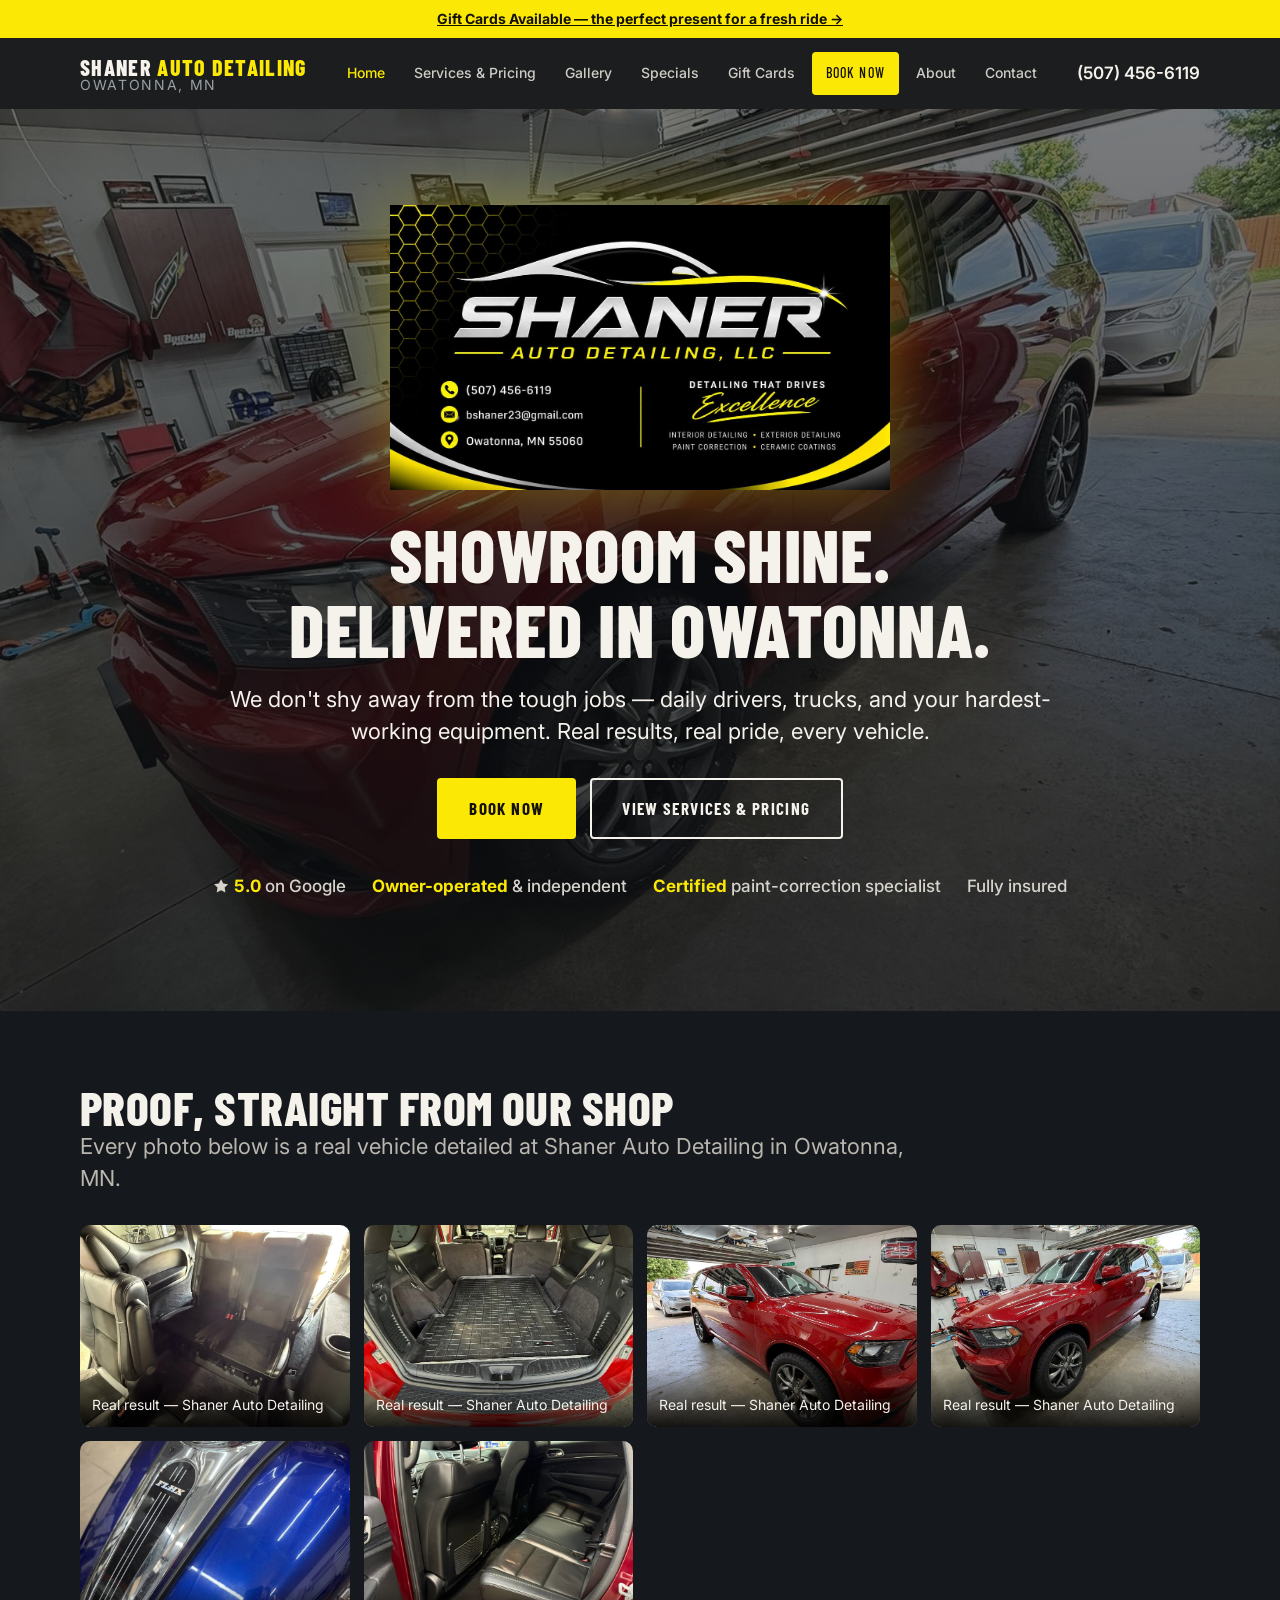
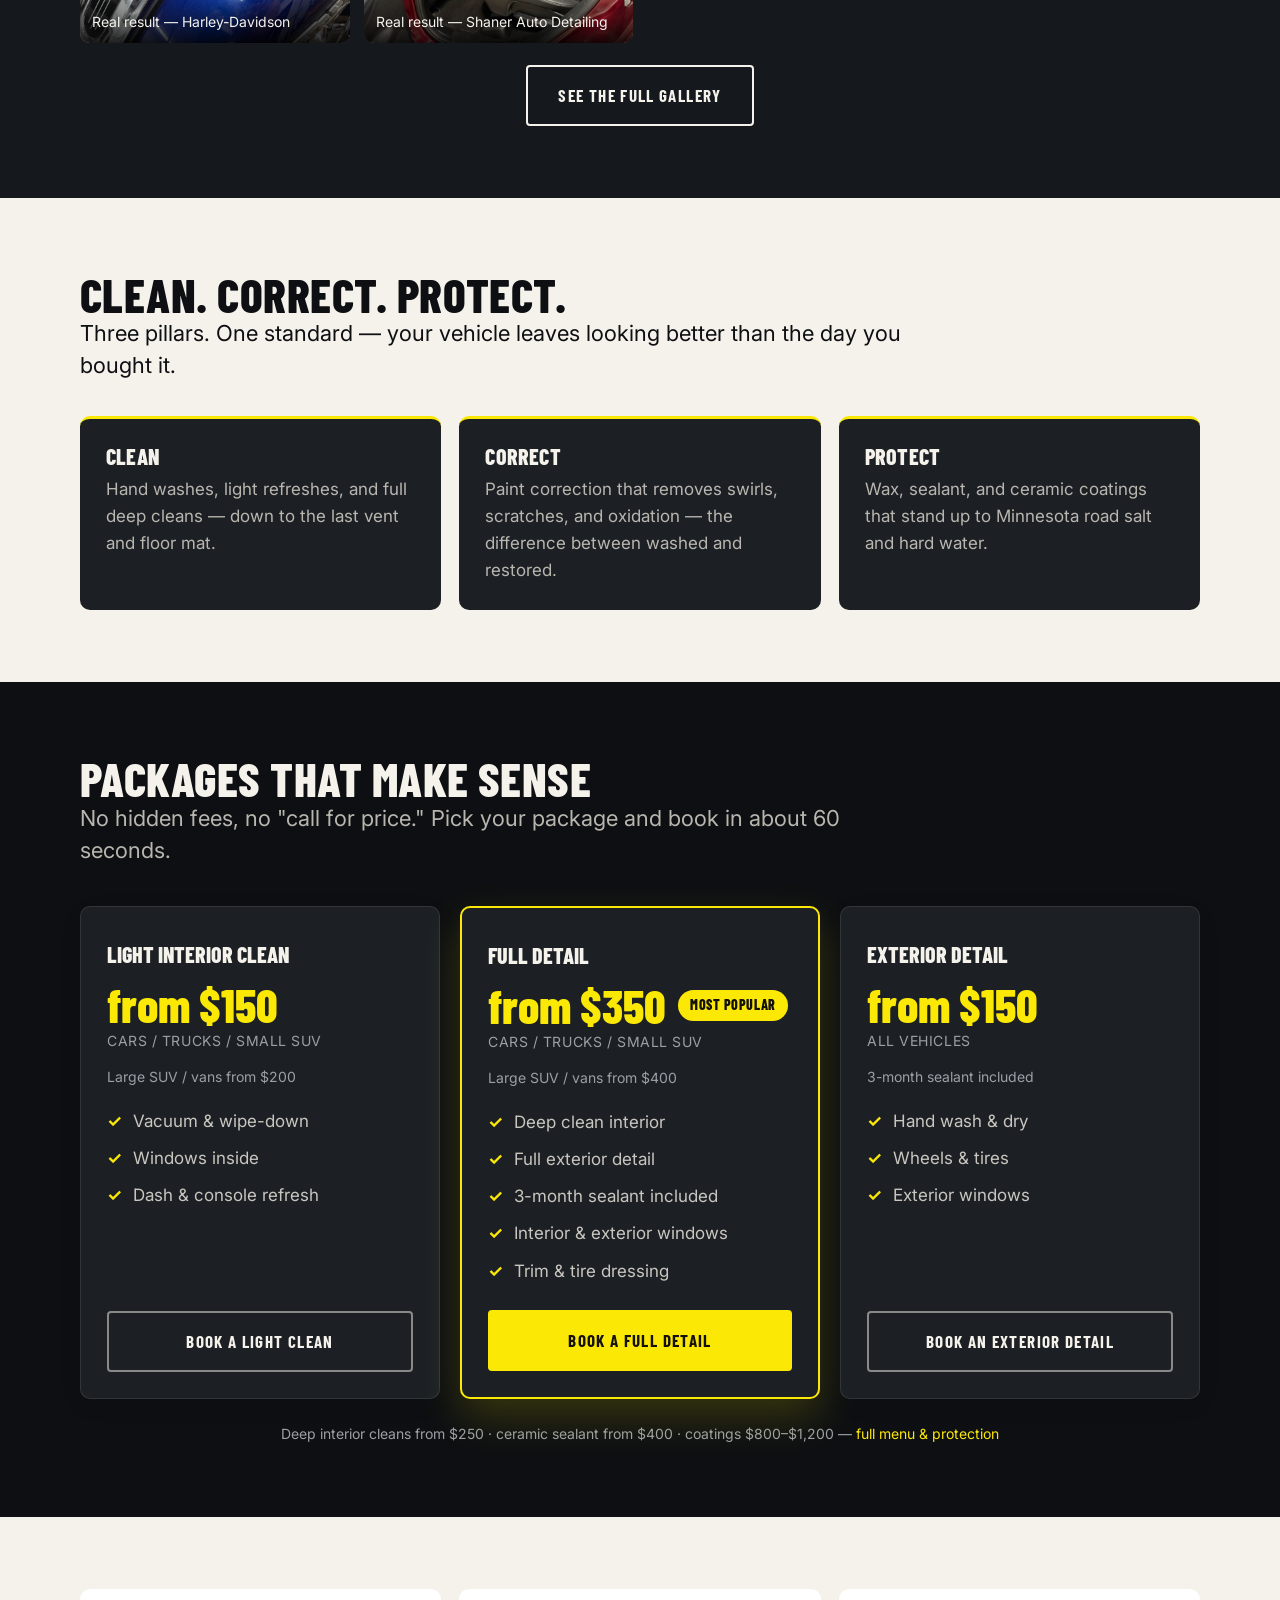
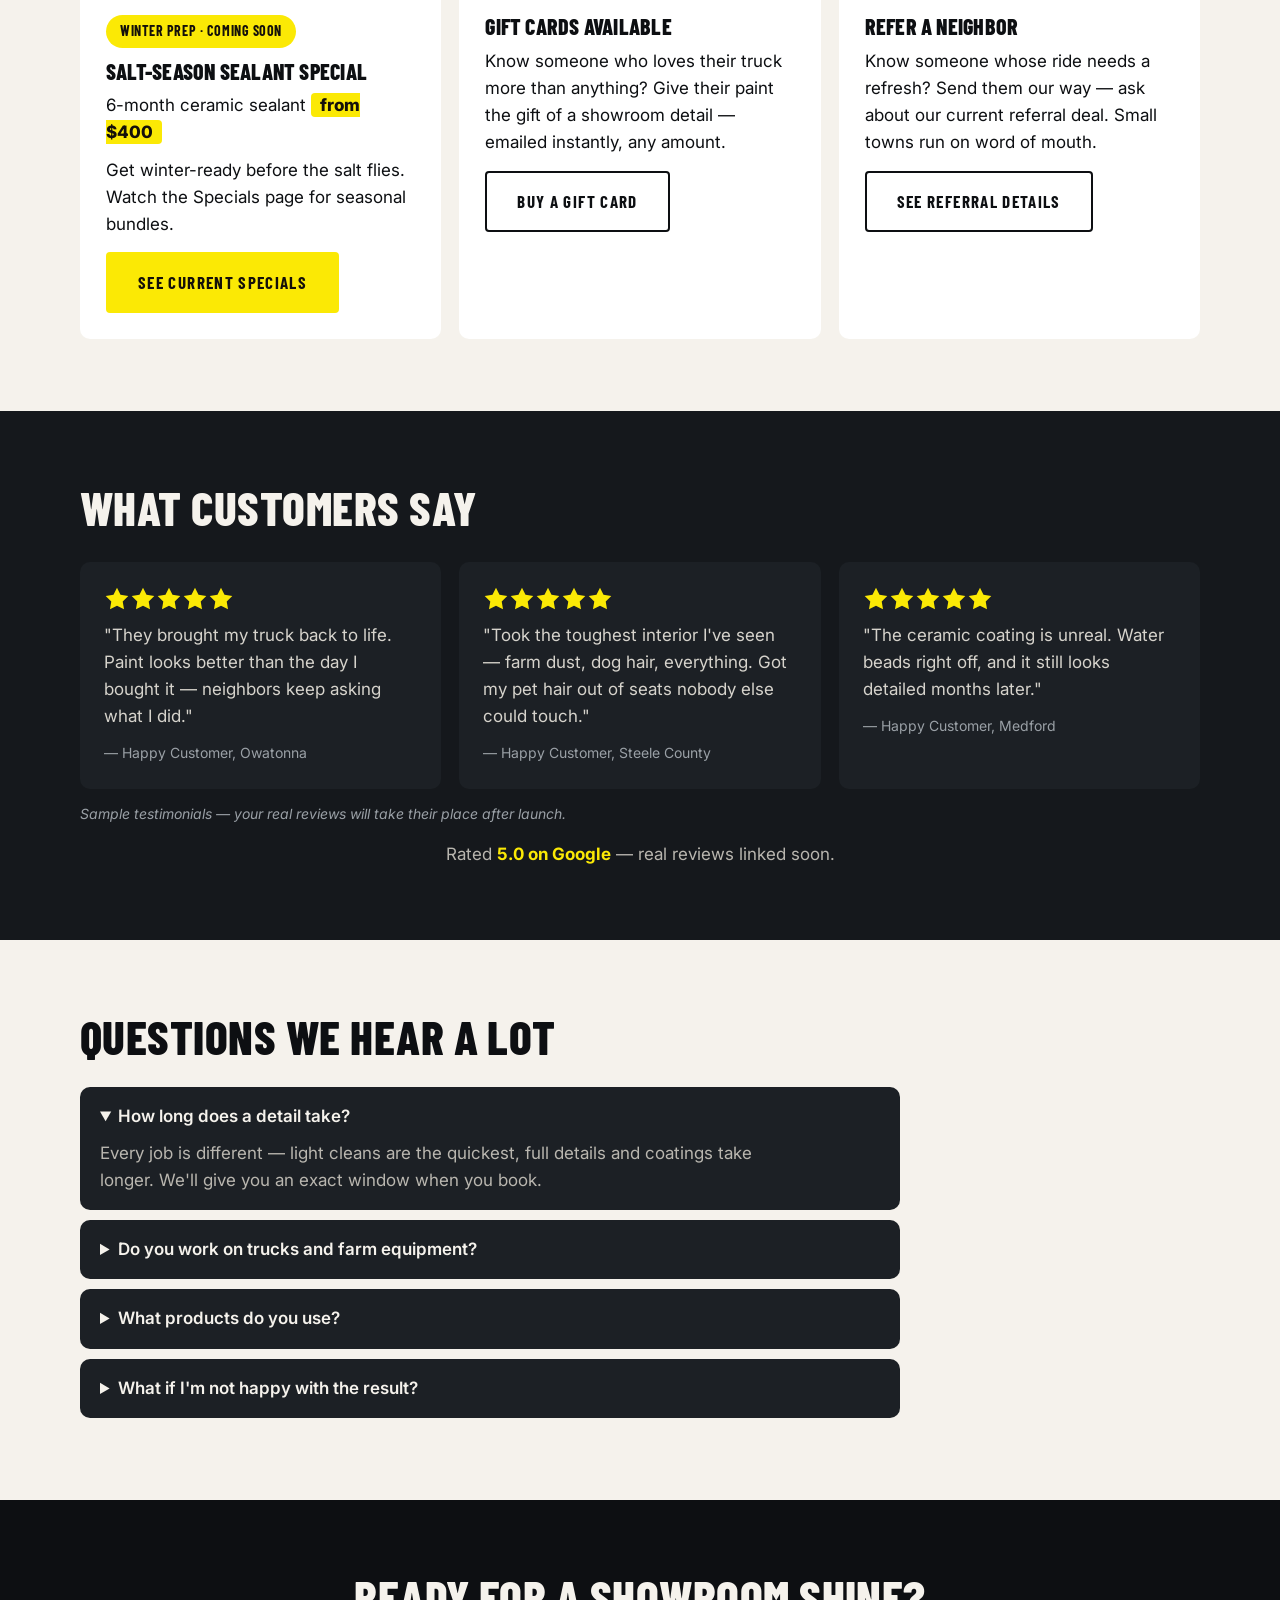
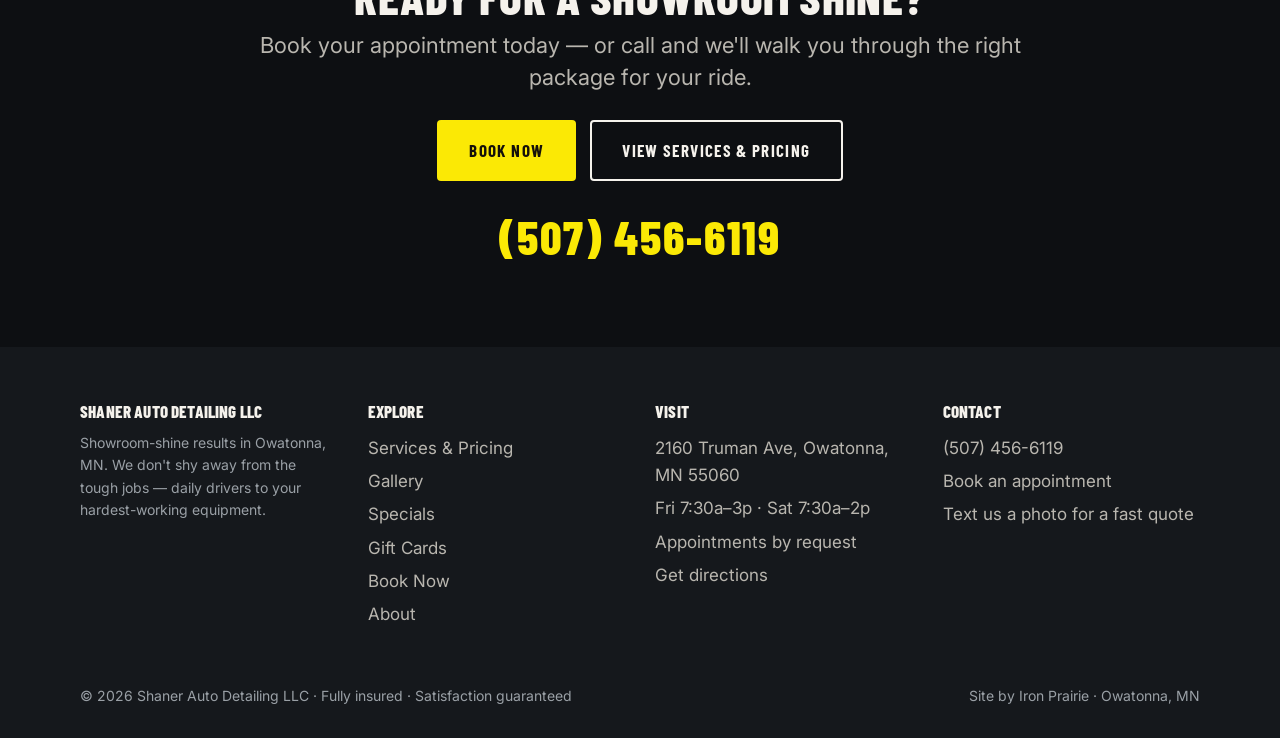
<file: index.html>
<!DOCTYPE html>
<html lang="en">
<head>
  <meta name="robots" content="noindex,nofollow">
  <meta name="referrer" content="no-referrer">
<meta charset="UTF-8">
<meta name="viewport" content="width=device-width, initial-scale=1.0">
<title>Auto Detailing in Owatonna, MN | Shaner Auto Detailing LLC</title>
<meta name="description" content="Shaner Auto Detailing LLC — premium auto detailing, paint correction, and ceramic coating in Owatonna, MN. Showroom shine for daily drivers, trucks &amp; equipment. Call (507) 456-6119.">
<link rel="canonical" href="https://davebunn1.github.io/shaner-auto-detailing-website/">
<meta property="og:title" content="Shaner Auto Detailing LLC — Auto Detailing in Owatonna, MN">
<meta property="og:description" content="Showroom shine. Paint correction &amp; ceramic coating. Real results — Owatonna, MN.">
<meta property="og:type" content="website">
<meta property="og:url" content="https://davebunn1.github.io/shaner-auto-detailing-website/">
<meta property="og:image" content="https://davebunn1.github.io/shaner-auto-detailing-website/images/IMG_6365.JPG">
<meta name="theme-color" content="#0D0F12">
<link rel="preconnect" href="https://fonts.googleapis.com">
<link rel="preconnect" href="https://fonts.gstatic.com" crossorigin>
<link href="https://fonts.googleapis.com/css2?family=Barlow+Condensed:wght@600;700;800&family=Inter:wght@400;500;600&display=swap" rel="stylesheet">
<link rel="stylesheet" href="css/styles.css?v=20261026a">
<link rel="icon" href="data:image/svg+xml,<svg xmlns='http://www.w3.org/2000/svg' viewBox='0 0 100 100'><rect width='100' height='100' rx='16' fill='%230D0F12'/><text x='50' y='73' font-family='Arial,Helvetica,sans-serif' font-size='62' font-weight='bold' fill='%23FBE905' text-anchor='middle'>S</text></svg>">
<script type="application/ld+json">
{
  "@context": "https://schema.org",
  "@type": "AutoDetailing",
  "name": "Shaner Auto Detailing LLC",
  "description": "Premium auto detailing, paint correction and ceramic coating in Owatonna, Minnesota.",
  "telephone": "+15074566119",
  "address": {
    "@type": "PostalAddress",
    "streetAddress": "2160 Truman Ave",
    "addressLocality": "Owatonna",
    "addressRegion": "MN",
    "postalCode": "55060",
    "addressCountry": "US"
  },
  "geo": { "@type": "GeoCoordinates", "latitude": 44.0749, "longitude": -93.2260 },
  "openingHours": ["Fr 07:30-15:00", "Sa 07:30-14:00"],
  "priceRange": "$$",
  "aggregateRating": { "@type": "AggregateRating", "ratingValue": "5.0", "reviewCount": "4" },
  "sameAs": ["https://www.facebook.com/groups/483912313063211/"]
}
</script>
</head>
<body>

<div class="topbar">
  <a href="gift-cards.html">Gift Cards Available — the perfect present for a fresh ride →</a>
</div>
<header class="site">
  <div class="container nav-wrap">
    <a class="brand" href="index.html">SHANER <span>AUTO DETAILING</span><small>Owatonna, MN</small></a>
    <nav class="main" aria-label="Main">
      <a href="index.html" class="active">Home</a>
      <a href="services-pricing.html">Services &amp; Pricing</a>
      <a href="gallery.html">Gallery</a>
      <a href="specials.html">Specials</a>
      <a href="gift-cards.html">Gift Cards</a>
      <a href="book.html" class="btn btn--primary btn-book">Book Now</a>
      <a href="about.html">About</a>
      <a href="contact.html">Contact</a>
    </nav>
    <div class="header-cta">
      <a class="header-phone" href="tel:+15074566119">(507) 456-6119</a>
      <button class="nav-toggle" aria-label="Menu" aria-expanded="false"><span class="nav-bar" aria-hidden="true"></span><span class="nav-bar" aria-hidden="true"></span><span class="nav-bar" aria-hidden="true"></span></button>
    </div>
  </div>
</header>

<main>
  <section class="hero hero--home">
    <div class="container">
      <div class="hero-logo">
        <img src="images/LOGO.jpg" alt="Shaner Auto Detailing LLC — auto detailing, paint correction &amp; ceramic coating in Owatonna, MN">
      </div>
      <h1>Showroom shine. Delivered in Owatonna.</h1>
      <p class="lead" data-reveal>We don't shy away from the tough jobs — daily drivers, trucks, and your hardest-working equipment. Real results, real pride, every vehicle.</p>
      <div class="hero-ctas">
        <a class="btn btn--primary" href="book.html">Book Now</a>
        <a class="btn btn--ghost" href="services-pricing.html">View Services &amp; Pricing</a>
      </div>
      <div class="trust-ribbon">
        <span><svg class="star-inline" viewBox="0 0 20 20" role="img" aria-label="5 out of 5 stars" focusable="false"><path d="M10 1.4l2.7 5.4 6 .9-4.3 4.2 1 6-5.4-2.8-5.4 2.8 1-6L1.3 7.7l6-.9z"/></svg> <b>5.0</b> on Google</span>
        <span><b>Owner-operated</b> &amp; independent</span>
        <span><b>Certified</b> paint-correction specialist</span>
        <span>Fully insured</span>
      </div>
    </div>
  </section>

  <section class="section--graphite">
    <div class="container">
      <h2 style="color:var(--cream)" data-reveal>Proof, straight from our shop</h2>
      <p class="lead muted" style="color:#b9b6af" data-reveal>Every photo below is a real vehicle detailed at Shaner Auto Detailing in Owatonna, MN.</p>
      <div class="gallery" style="margin-top:30px">
        <div class="proof-grid">
          <figure class="proof-item" data-reveal><img src="images/IMG_6362.JPG" alt="Real detailing result — Shaner Auto Detailing, Owatonna MN" loading="lazy"><figcaption class="proof-cap">Real result — Shaner Auto Detailing</figcaption></figure>
          <figure class="proof-item" data-reveal><img src="images/IMG_6363.JPG" alt="Real detailing result — Shaner Auto Detailing, Owatonna MN" loading="lazy"><figcaption class="proof-cap">Real result — Shaner Auto Detailing</figcaption></figure>
          <figure class="proof-item" data-reveal><img src="images/IMG_6364.JPG" alt="Real detailing result — Shaner Auto Detailing, Owatonna MN" loading="lazy"><figcaption class="proof-cap">Real result — Shaner Auto Detailing</figcaption></figure>
          <figure class="proof-item" data-reveal><img src="images/IMG_6365.JPG" alt="Real detailing result — Shaner Auto Detailing, Owatonna MN" loading="lazy"><figcaption class="proof-cap">Real result — Shaner Auto Detailing</figcaption></figure>
          <figure class="proof-item" data-reveal><img src="images/IMG_6311.JPG" alt="Harley-Davidson detail result — Shaner Auto Detailing, Owatonna MN" loading="lazy"><figcaption class="proof-cap">Real result — Harley-Davidson</figcaption></figure>
          <figure class="proof-item" data-reveal><img src="images/IMG_6378.JPG" alt="Real detailing result — Shaner Auto Detailing, Owatonna MN" loading="lazy"><figcaption class="proof-cap">Real result — Shaner Auto Detailing</figcaption></figure>
        </div>
      </div>
      <p style="text-align:center;margin-top:22px"><a class="btn btn--ghost" href="gallery.html">See the full gallery</a></p>
    </div>
  </section>

  <section class="section--light">
    <div class="container">
      <h2 data-reveal>Clean. Correct. Protect.</h2>
      <p class="lead" data-reveal>Three pillars. One standard — your vehicle leaves looking better than the day you bought it.</p>
      <div class="pillars" style="margin-top:34px">
        <div class="pillar" data-reveal>
          <h3>Clean</h3>
          <p>Hand washes, light refreshes, and full deep cleans — down to the last vent and floor mat.</p>
        </div>
        <div class="pillar" data-reveal>
          <h3>Correct</h3>
          <p>Paint correction that removes swirls, scratches, and oxidation — the difference between washed and restored.</p>
        </div>
        <div class="pillar" data-reveal>
          <h3>Protect</h3>
          <p>Wax, sealant, and ceramic coatings that stand up to Minnesota road salt and hard water.</p>
        </div>
      </div>
    </div>
  </section>

  <section class="section--dark">
    <div class="container">
      <h2 style="color:var(--cream)" data-reveal>Packages that make sense</h2>
      <p class="lead muted" style="color:#b9b6af" data-reveal>No hidden fees, no "call for price." Pick your package and book in about 60 seconds.</p>
      <div class="pkg-cards" style="margin-top:40px">
        <div class="pkg-card" data-reveal>
          <div class="pkg-name">Light Interior Clean</div>
          <div class="pkg-price">from $150</div>
          <div class="pkg-time">Cars / trucks / small SUV</div>
          <p class="pkg-note">Large SUV / vans from $200</p>
          <ul class="pkg-includes">
            <li>Vacuum &amp; wipe-down</li>
            <li>Windows inside</li>
            <li>Dash &amp; console refresh</li>
          </ul>
          <a class="btn btn--darkghost btn--block" href="book.html">Book a light clean</a>
        </div>
        <div class="pkg-card pkg-card--popular" data-reveal>
          <div class="pkg-name">Full Detail</div>
          <div class="pkg-price-row"><div class="pkg-price">from $350</div><span class="popular-tag">Most Popular</span></div>
          <div class="pkg-time">Cars / trucks / small SUV</div>
          <p class="pkg-note">Large SUV / vans from $400</p>
          <ul class="pkg-includes">
            <li>Deep clean interior</li>
            <li>Full exterior detail</li>
            <li>3-month sealant included</li>
            <li>Interior &amp; exterior windows</li>
            <li>Trim &amp; tire dressing</li>
          </ul>
          <a class="btn btn--primary btn--block" href="book.html">Book a full detail</a>
        </div>
        <div class="pkg-card" data-reveal>
          <div class="pkg-name">Exterior Detail</div>
          <div class="pkg-price">from $150</div>
          <div class="pkg-time">All vehicles</div>
          <p class="pkg-note">3-month sealant included</p>
          <ul class="pkg-includes">
            <li>Hand wash &amp; dry</li>
            <li>Wheels &amp; tires</li>
            <li>Exterior windows</li>
          </ul>
          <a class="btn btn--darkghost btn--block" href="book.html">Book an exterior detail</a>
        </div>
      </div>
      <p style="text-align:center;margin-top:24px;color:var(--muted);font-size:var(--fs-small)">Deep interior cleans from $250 · ceramic sealant from $400 · coatings $800–$1,200 — <a href="services-pricing.html">full menu &amp; protection</a></p>
    </div>
  </section>

  <section class="section--light">
    <div class="container" style="display:grid;grid-template-columns:repeat(auto-fit,minmax(280px,1fr));gap:18px">
      <div class="promo-card" data-reveal>
        <span class="offer-deadline">Winter prep · coming soon</span>
        <h3>Salt-season sealant special</h3>
        <p style="margin:10px 0">6-month ceramic sealant <b style="background:#FBE905;color:#14100A;padding:2px 9px;border-radius:4px;font-weight:800">from $400</b></p>
        <p style="font-size:var(--fs-body)">Get winter-ready before the salt flies. Watch the Specials page for seasonal bundles.</p>
        <p style="margin-top:14px"><a class="btn btn--primary" href="specials.html">See current specials</a></p>
      </div>
      <div class="promo-card" data-reveal>
        <h3>Gift cards available</h3>
        <p style="font-size:var(--fs-body);margin:10px 0">Know someone who loves their truck more than anything? Give their paint the gift of a showroom detail — emailed instantly, any amount.</p>
        <p style="margin-top:14px"><a class="btn btn--darkghost" href="gift-cards.html">Buy a gift card</a></p>
      </div>
      <div class="promo-card" data-reveal>
        <h3>Refer a neighbor</h3>
        <p style="font-size:var(--fs-body);margin:10px 0">Know someone whose ride needs a refresh? Send them our way — ask about our current referral deal. Small towns run on word of mouth.</p>
        <p style="margin-top:14px"><a class="btn btn--darkghost" href="specials.html">See referral details</a></p>
      </div>
    </div>
  </section>

  <section class="section--graphite">
    <div class="container">
      <h2 style="color:var(--cream)" data-reveal>What customers say</h2>
      <div class="reviews" style="margin-top:30px">
        <div class="review" data-reveal>
          <div class="stars"><svg class="stars-svg" viewBox="0 0 120 20" role="img" aria-label="5 out of 5 stars" focusable="false"><path d="M10 1.4l2.7 5.4 6 .9-4.3 4.2 1 6-5.4-2.8-5.4 2.8 1-6L1.3 7.7l6-.9z"/><path d="M10 1.4l2.7 5.4 6 .9-4.3 4.2 1 6-5.4-2.8-5.4 2.8 1-6L1.3 7.7l6-.9z" transform="translate(20 0)"/><path d="M10 1.4l2.7 5.4 6 .9-4.3 4.2 1 6-5.4-2.8-5.4 2.8 1-6L1.3 7.7l6-.9z" transform="translate(40 0)"/><path d="M10 1.4l2.7 5.4 6 .9-4.3 4.2 1 6-5.4-2.8-5.4 2.8 1-6L1.3 7.7l6-.9z" transform="translate(60 0)"/><path d="M10 1.4l2.7 5.4 6 .9-4.3 4.2 1 6-5.4-2.8-5.4 2.8 1-6L1.3 7.7l6-.9z" transform="translate(80 0)"/></svg></div>
          <p>"They brought my truck back to life. Paint looks better than the day I bought it — neighbors keep asking what I did."</p>
          <cite>— Happy Customer, Owatonna</cite>
        </div>
        <div class="review" data-reveal>
          <div class="stars"><svg class="stars-svg" viewBox="0 0 120 20" role="img" aria-label="5 out of 5 stars" focusable="false"><path d="M10 1.4l2.7 5.4 6 .9-4.3 4.2 1 6-5.4-2.8-5.4 2.8 1-6L1.3 7.7l6-.9z"/><path d="M10 1.4l2.7 5.4 6 .9-4.3 4.2 1 6-5.4-2.8-5.4 2.8 1-6L1.3 7.7l6-.9z" transform="translate(20 0)"/><path d="M10 1.4l2.7 5.4 6 .9-4.3 4.2 1 6-5.4-2.8-5.4 2.8 1-6L1.3 7.7l6-.9z" transform="translate(40 0)"/><path d="M10 1.4l2.7 5.4 6 .9-4.3 4.2 1 6-5.4-2.8-5.4 2.8 1-6L1.3 7.7l6-.9z" transform="translate(60 0)"/><path d="M10 1.4l2.7 5.4 6 .9-4.3 4.2 1 6-5.4-2.8-5.4 2.8 1-6L1.3 7.7l6-.9z" transform="translate(80 0)"/></svg></div>
          <p>"Took the toughest interior I've seen — farm dust, dog hair, everything. Got my pet hair out of seats nobody else could touch."</p>
          <cite>— Happy Customer, Steele County</cite>
        </div>
        <div class="review" data-reveal>
          <div class="stars"><svg class="stars-svg" viewBox="0 0 120 20" role="img" aria-label="5 out of 5 stars" focusable="false"><path d="M10 1.4l2.7 5.4 6 .9-4.3 4.2 1 6-5.4-2.8-5.4 2.8 1-6L1.3 7.7l6-.9z"/><path d="M10 1.4l2.7 5.4 6 .9-4.3 4.2 1 6-5.4-2.8-5.4 2.8 1-6L1.3 7.7l6-.9z" transform="translate(20 0)"/><path d="M10 1.4l2.7 5.4 6 .9-4.3 4.2 1 6-5.4-2.8-5.4 2.8 1-6L1.3 7.7l6-.9z" transform="translate(40 0)"/><path d="M10 1.4l2.7 5.4 6 .9-4.3 4.2 1 6-5.4-2.8-5.4 2.8 1-6L1.3 7.7l6-.9z" transform="translate(60 0)"/><path d="M10 1.4l2.7 5.4 6 .9-4.3 4.2 1 6-5.4-2.8-5.4 2.8 1-6L1.3 7.7l6-.9z" transform="translate(80 0)"/></svg></div>
          <p>"The ceramic coating is unreal. Water beads right off, and it still looks detailed months later."</p>
          <cite>— Happy Customer, Medford</cite>
        </div>
      </div>
      <p class="review-sample-note">Sample testimonials — your real reviews will take their place after launch.</p>
      <p style="text-align:center;margin-top:16px;color:#b9b6af">Rated <b style="color:var(--amber)">5.0 on Google</b> — real reviews linked soon.</p>
    </div>
  </section>

  <section class="section--light">
    <div class="container">
      <h2 data-reveal>Questions we hear a lot</h2>
      <div class="faq" style="margin-top:26px;max-width:820px">
        <details open data-reveal>
          <summary>How long does a detail take?</summary>
          <p>Every job is different — light cleans are the quickest, full details and coatings take longer. We'll give you an exact window when you book.</p>
        </details>
        <details data-reveal>
          <summary>Do you work on trucks and farm equipment?</summary>
          <p>Absolutely — we don't shy away from the tough jobs. Daily drivers, trucks, SUVs, motorcycles, and your hardest-working equipment all get the same standard.</p>
        </details>
        <details data-reveal>
          <summary>What products do you use?</summary>
          <p>Professional-grade products chosen for Minnesota conditions — road salt, hard water, and everything in between. Ask us about the right protection for your vehicle.</p>
        </details>
        <details data-reveal>
          <summary>What if I'm not happy with the result?</summary>
          <p>If you're not happy with the result, we'll make it right. Plain and simple.</p>
        </details>
      </div>
    </div>
  </section>

  <section class="section--dark cta-band">
    <div class="container">
      <h2 style="color:var(--cream)" data-reveal>Ready for a showroom shine?</h2>
      <p class="lead" style="color:#b9b6af" data-reveal>Book your appointment today — or call and we'll walk you through the right package for your ride.</p>
      <div class="cta-actions" data-reveal>
        <a class="btn btn--primary" href="book.html">Book Now</a>
        <a class="btn btn--ghost" href="services-pricing.html">View Services &amp; Pricing</a>
      </div>
      <a class="cta-phone-big" href="tel:+15074566119">(507) 456-6119</a>
    </div>
  </section>
</main>

<footer class="site">
  <div class="container">
    <div class="footer-grid">
      <div>
        <h4>Shaner Auto Detailing LLC</h4>
        <p style="color:var(--muted);font-size:var(--fs-small)">Showroom-shine results in Owatonna, MN. We don't shy away from the tough jobs — daily drivers to your hardest-working equipment.</p>
      </div>
      <div>
        <h4>Explore</h4>
        <ul>
          <li><a href="services-pricing.html">Services &amp; Pricing</a></li>
          <li><a href="gallery.html">Gallery</a></li>
          <li><a href="specials.html">Specials</a></li>
          <li><a href="gift-cards.html">Gift Cards</a></li>
          <li><a href="book.html">Book Now</a></li>
          <li><a href="about.html">About</a></li>
        </ul>
      </div>
      <div>
        <h4>Visit</h4>
        <ul>
          <li>2160 Truman Ave, Owatonna, MN 55060</li>
          <li>Fri 7:30a–3p · Sat 7:30a–2p</li>
          <li>Appointments by request</li>
          <li><a href="contact.html">Get directions</a></li>
        </ul>
      </div>
      <div>
        <h4>Contact</h4>
        <ul>
          <li><a href="tel:+15074566119">(507) 456-6119</a></li>
          <li><a href="book.html">Book an appointment</a></li>
          <li><a href="contact.html">Text us a photo for a fast quote</a></li>
        </ul>
      </div>
    </div>
    <div class="footer-bottom">
      <span>© 2026 Shaner Auto Detailing LLC · Fully insured · Satisfaction guaranteed</span>
      <span>Site by Iron Prairie · Owatonna, MN</span>
    </div>
  </div>
</footer>
<div class="mobile-bar">
  <a class="mb-book" href="book.html">Book Now</a>
  <a class="mb-call" href="tel:+15074566119">Call (507) 456-6119</a>
</div>
<script src="js/scripts.js"></script>
</body>
</html>
</file>
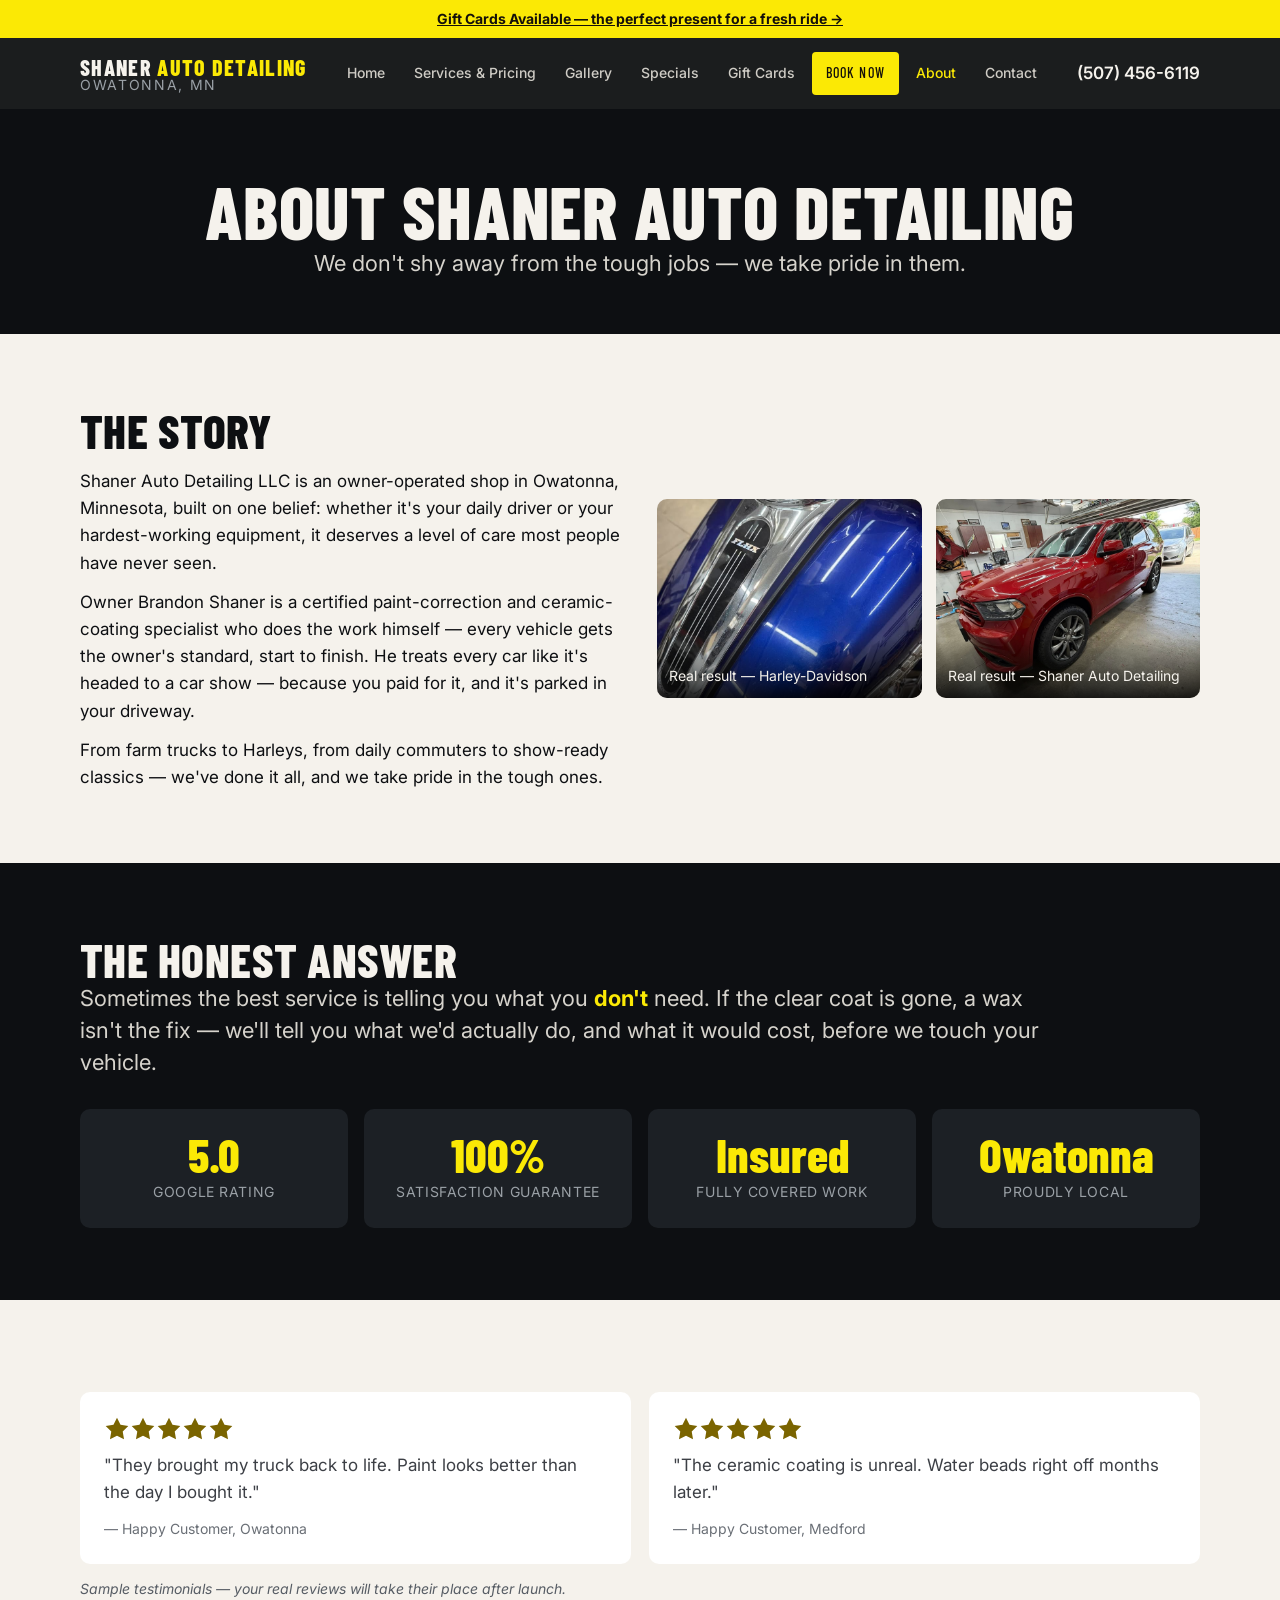
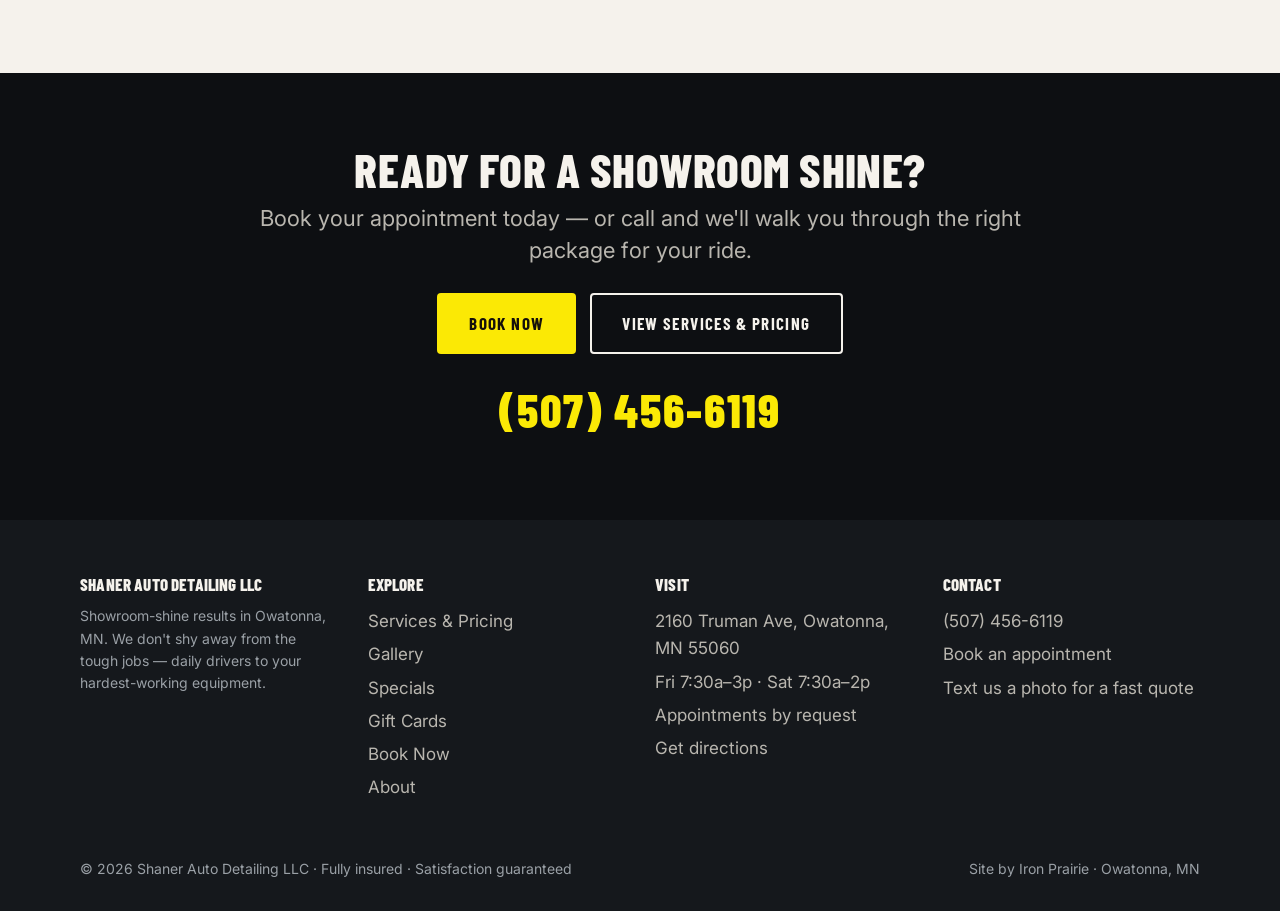
<file: about.html>
<!DOCTYPE html>
<html lang="en">
<head>
  <meta name="robots" content="noindex,nofollow">
  <meta name="referrer" content="no-referrer">
<meta charset="UTF-8">
<meta name="viewport" content="width=device-width, initial-scale=1.0">
<title>About Us | Shaner Auto Detailing LLC — Owatonna, MN</title>
<meta name="description" content="Owner-operated auto detailing shop in Owatonna, MN. Brandon Shaner does the work himself. Certified paint correction &amp; ceramic coating specialist. Real results, honest advice.">
<link rel="canonical" href="https://davebunn1.github.io/shaner-auto-detailing-website/about.html">
<meta property="og:title" content="About Us | Shaner Auto Detailing LLC — Owatonna, MN">
<meta property="og:description" content="Owner-operated auto detailing shop in Owatonna, MN. Brandon Shaner does the work himself. Certified paint correction &amp; ceramic coating specialist. Real results, honest advice.">
<meta property="og:type" content="website">
<meta property="og:url" content="https://davebunn1.github.io/shaner-auto-detailing-website/about.html">
<meta property="og:image" content="https://davebunn1.github.io/shaner-auto-detailing-website/images/IMG_6364.JPG">
<meta name="theme-color" content="#0D0F12">
<link rel="preconnect" href="https://fonts.googleapis.com">
<link rel="preconnect" href="https://fonts.gstatic.com" crossorigin>
<link href="https://fonts.googleapis.com/css2?family=Barlow+Condensed:wght@600;700;800&family=Inter:wght@400;500;600&display=swap" rel="stylesheet">
<link rel="stylesheet" href="css/styles.css?v=20261026a">
<link rel="icon" href="data:image/svg+xml,<svg xmlns='http://www.w3.org/2000/svg' viewBox='0 0 100 100'><rect width='100' height='100' rx='16' fill='%230D0F12'/><text x='50' y='73' font-family='Arial,Helvetica,sans-serif' font-size='62' font-weight='bold' fill='%23FBE905' text-anchor='middle'>S</text></svg>">
<script type="application/ld+json">
{
  "@context": "https://schema.org",
  "@type": "AutoDetailing",
  "name": "Shaner Auto Detailing LLC",
  "description": "Premium auto detailing, paint correction and ceramic coating in Owatonna, Minnesota.",
  "telephone": "+15074566119",
  "address": { "@type": "PostalAddress", "streetAddress": "2160 Truman Ave", "addressLocality": "Owatonna", "addressRegion": "MN", "postalCode": "55060", "addressCountry": "US" },
  "openingHours": ["Fr 07:30-15:00", "Sa 07:30-14:00"],
  "aggregateRating": { "@type": "AggregateRating", "ratingValue": "5.0", "reviewCount": "4" },
  "sameAs": ["https://www.facebook.com/groups/483912313063211/"]
}
</script>

</head>
<body>
<div class="topbar">
  <a href="gift-cards.html">Gift Cards Available — the perfect present for a fresh ride →</a>
</div>
<header class="site">
  <div class="container nav-wrap">
    <a class="brand" href="index.html">SHANER <span>AUTO DETAILING</span><small>Owatonna, MN</small></a>
    <nav class="main" aria-label="Main">
      <a href="index.html">Home</a>
      <a href="services-pricing.html">Services &amp; Pricing</a>
      <a href="gallery.html">Gallery</a>
      <a href="specials.html">Specials</a>
      <a href="gift-cards.html">Gift Cards</a>
      <a href="book.html" class="btn btn--primary btn-book">Book Now</a>
      <a href="about.html" class="active">About</a>
      <a href="contact.html">Contact</a>
    </nav>
    <div class="header-cta">
      <a class="header-phone" href="tel:+15074566119">(507) 456-6119</a>
      <button class="nav-toggle" aria-label="Menu" aria-expanded="false"><span class="nav-bar" aria-hidden="true"></span><span class="nav-bar" aria-hidden="true"></span><span class="nav-bar" aria-hidden="true"></span></button>
    </div>
  </div>
</header>
<main>
  <section class="page-hero">
    <div class="container">
      <h1 style="color:var(--cream)">About Shaner Auto Detailing</h1>
      <p class="lead" style="color:#d6d3cc">We don't shy away from the tough jobs — we take pride in them.</p>
    </div>
  </section>

  <section class="section--light">
    <div class="container" style="display:grid;grid-template-columns:repeat(auto-fit,minmax(280px,1fr));gap:34px;align-items:center">
      <div>
        <h2>The story</h2>
        <p style="margin-top:14px">Shaner Auto Detailing LLC is an owner-operated shop in Owatonna, Minnesota, built on one belief: whether it's your daily driver or your hardest-working equipment, it deserves a level of care most people have never seen.</p>
        <p style="margin-top:12px">Owner Brandon Shaner is a certified paint-correction and ceramic-coating specialist who does the work himself — every vehicle gets the owner's standard, start to finish. He treats every car like it's headed to a car show — because you paid for it, and it's parked in your driveway.</p>
        <p style="margin-top:12px">From farm trucks to Harleys, from daily commuters to show-ready classics — we've done it all, and we take pride in the tough ones.</p>
      </div>
      <div class="proof-grid" style="grid-template-columns:repeat(auto-fill,minmax(220px,1fr))">
        <figure class="proof-item"><img src="images/IMG_6311.JPG" alt="Harley-Davidson detailed by Shaner Auto Detailing in Owatonna MN" loading="lazy"><figcaption class="proof-cap">Real result — Harley-Davidson</figcaption></figure>
        <figure class="proof-item"><img src="images/IMG_6365.JPG" alt="Real detailing result — Shaner Auto Detailing, Owatonna MN" loading="lazy"><figcaption class="proof-cap">Real result — Shaner Auto Detailing</figcaption></figure>
      </div>
    </div>
  </section>

  <section class="section--dark">
    <div class="container">
      <h2 style="color:var(--cream)">The honest answer</h2>
      <p class="lead" style="color:#d6d3cc;max-width:70ch">Sometimes the best service is telling you what you <b style="color:var(--amber)">don't</b> need. If the clear coat is gone, a wax isn't the fix — we'll tell you what we'd actually do, and what it would cost, before we touch your vehicle.</p>
      <div style="display:grid;grid-template-columns:repeat(auto-fit,minmax(240px,1fr));gap:16px;margin-top:30px">
        <div class="stat"><b>5.0</b><span>Google rating</span></div>
        <div class="stat"><b>100%</b><span>Satisfaction guarantee</span></div>
        <div class="stat"><b>Insured</b><span>Fully covered work</span></div>
        <div class="stat"><b>Owatonna</b><span>Proudly local</span></div>
      </div>
    </div>
  </section>

  <section class="section--light">
    <div class="container">
      <div class="reviews" style="margin-top:20px">
        <div class="review" style="background:#fff;border-color:rgba(13,15,18,.12)">
          <div class="stars"><svg class="stars-svg" viewBox="0 0 120 20" role="img" aria-label="5 out of 5 stars" focusable="false"><path d="M10 1.4l2.7 5.4 6 .9-4.3 4.2 1 6-5.4-2.8-5.4 2.8 1-6L1.3 7.7l6-.9z"/><path d="M10 1.4l2.7 5.4 6 .9-4.3 4.2 1 6-5.4-2.8-5.4 2.8 1-6L1.3 7.7l6-.9z" transform="translate(20 0)"/><path d="M10 1.4l2.7 5.4 6 .9-4.3 4.2 1 6-5.4-2.8-5.4 2.8 1-6L1.3 7.7l6-.9z" transform="translate(40 0)"/><path d="M10 1.4l2.7 5.4 6 .9-4.3 4.2 1 6-5.4-2.8-5.4 2.8 1-6L1.3 7.7l6-.9z" transform="translate(60 0)"/><path d="M10 1.4l2.7 5.4 6 .9-4.3 4.2 1 6-5.4-2.8-5.4 2.8 1-6L1.3 7.7l6-.9z" transform="translate(80 0)"/></svg></div>
          <p>"They brought my truck back to life. Paint looks better than the day I bought it."</p>
          <cite>— Happy Customer, Owatonna</cite>
        </div>
        <div class="review" style="background:#fff;border-color:rgba(13,15,18,.12)">
          <div class="stars"><svg class="stars-svg" viewBox="0 0 120 20" role="img" aria-label="5 out of 5 stars" focusable="false"><path d="M10 1.4l2.7 5.4 6 .9-4.3 4.2 1 6-5.4-2.8-5.4 2.8 1-6L1.3 7.7l6-.9z"/><path d="M10 1.4l2.7 5.4 6 .9-4.3 4.2 1 6-5.4-2.8-5.4 2.8 1-6L1.3 7.7l6-.9z" transform="translate(20 0)"/><path d="M10 1.4l2.7 5.4 6 .9-4.3 4.2 1 6-5.4-2.8-5.4 2.8 1-6L1.3 7.7l6-.9z" transform="translate(40 0)"/><path d="M10 1.4l2.7 5.4 6 .9-4.3 4.2 1 6-5.4-2.8-5.4 2.8 1-6L1.3 7.7l6-.9z" transform="translate(60 0)"/><path d="M10 1.4l2.7 5.4 6 .9-4.3 4.2 1 6-5.4-2.8-5.4 2.8 1-6L1.3 7.7l6-.9z" transform="translate(80 0)"/></svg></div>
          <p>"The ceramic coating is unreal. Water beads right off months later."</p>
          <cite>— Happy Customer, Medford</cite>
        </div>
      </div>
      <p class="review-sample-note" style="color:var(--muted)">Sample testimonials — your real reviews will take their place after launch.</p>
    </div>
  </section>
  <section class="section--dark cta-band">
    <div class="container">
      <h2 style="color:var(--cream)">Ready for a showroom shine?</h2>
      <p class="lead" style="color:#b9b6af">Book your appointment today — or call and we'll walk you through the right package for your ride.</p>
      <div class="cta-actions">
        <a class="btn btn--primary" href="book.html">Book Now</a>
        <a class="btn btn--ghost" href="services-pricing.html">View Services &amp; Pricing</a>
      </div>
      <a class="cta-phone-big" href="tel:+15074566119">(507) 456-6119</a>
    </div>
  </section>
</main>
<footer class="site">
  <div class="container">
    <div class="footer-grid">
      <div>
        <h4>Shaner Auto Detailing LLC</h4>
        <p style="color:var(--muted);font-size:var(--fs-small)">Showroom-shine results in Owatonna, MN. We don't shy away from the tough jobs — daily drivers to your hardest-working equipment.</p>
      </div>
      <div>
        <h4>Explore</h4>
        <ul>
          <li><a href="services-pricing.html">Services &amp; Pricing</a></li>
          <li><a href="gallery.html">Gallery</a></li>
          <li><a href="specials.html">Specials</a></li>
          <li><a href="gift-cards.html">Gift Cards</a></li>
          <li><a href="book.html">Book Now</a></li>
          <li><a href="about.html">About</a></li>
        </ul>
      </div>
      <div>
        <h4>Visit</h4>
        <ul>
          <li>2160 Truman Ave, Owatonna, MN 55060</li>
          <li>Fri 7:30a–3p · Sat 7:30a–2p</li>
          <li>Appointments by request</li>
          <li><a href="contact.html">Get directions</a></li>
        </ul>
      </div>
      <div>
        <h4>Contact</h4>
        <ul>
          <li><a href="tel:+15074566119">(507) 456-6119</a></li>
          <li><a href="book.html">Book an appointment</a></li>
          <li><a href="contact.html">Text us a photo for a fast quote</a></li>
        </ul>
      </div>
    </div>
    <div class="footer-bottom">
      <span>© 2026 Shaner Auto Detailing LLC · Fully insured · Satisfaction guaranteed</span>
      <span>Site by Iron Prairie · Owatonna, MN</span>
    </div>
  </div>
</footer>
<div class="mobile-bar">
  <a class="mb-book" href="book.html">Book Now</a>
  <a class="mb-call" href="tel:+15074566119">Call (507) 456-6119</a>
</div>
<script src="js/scripts.js"></script>
</body>
</html>
</file>
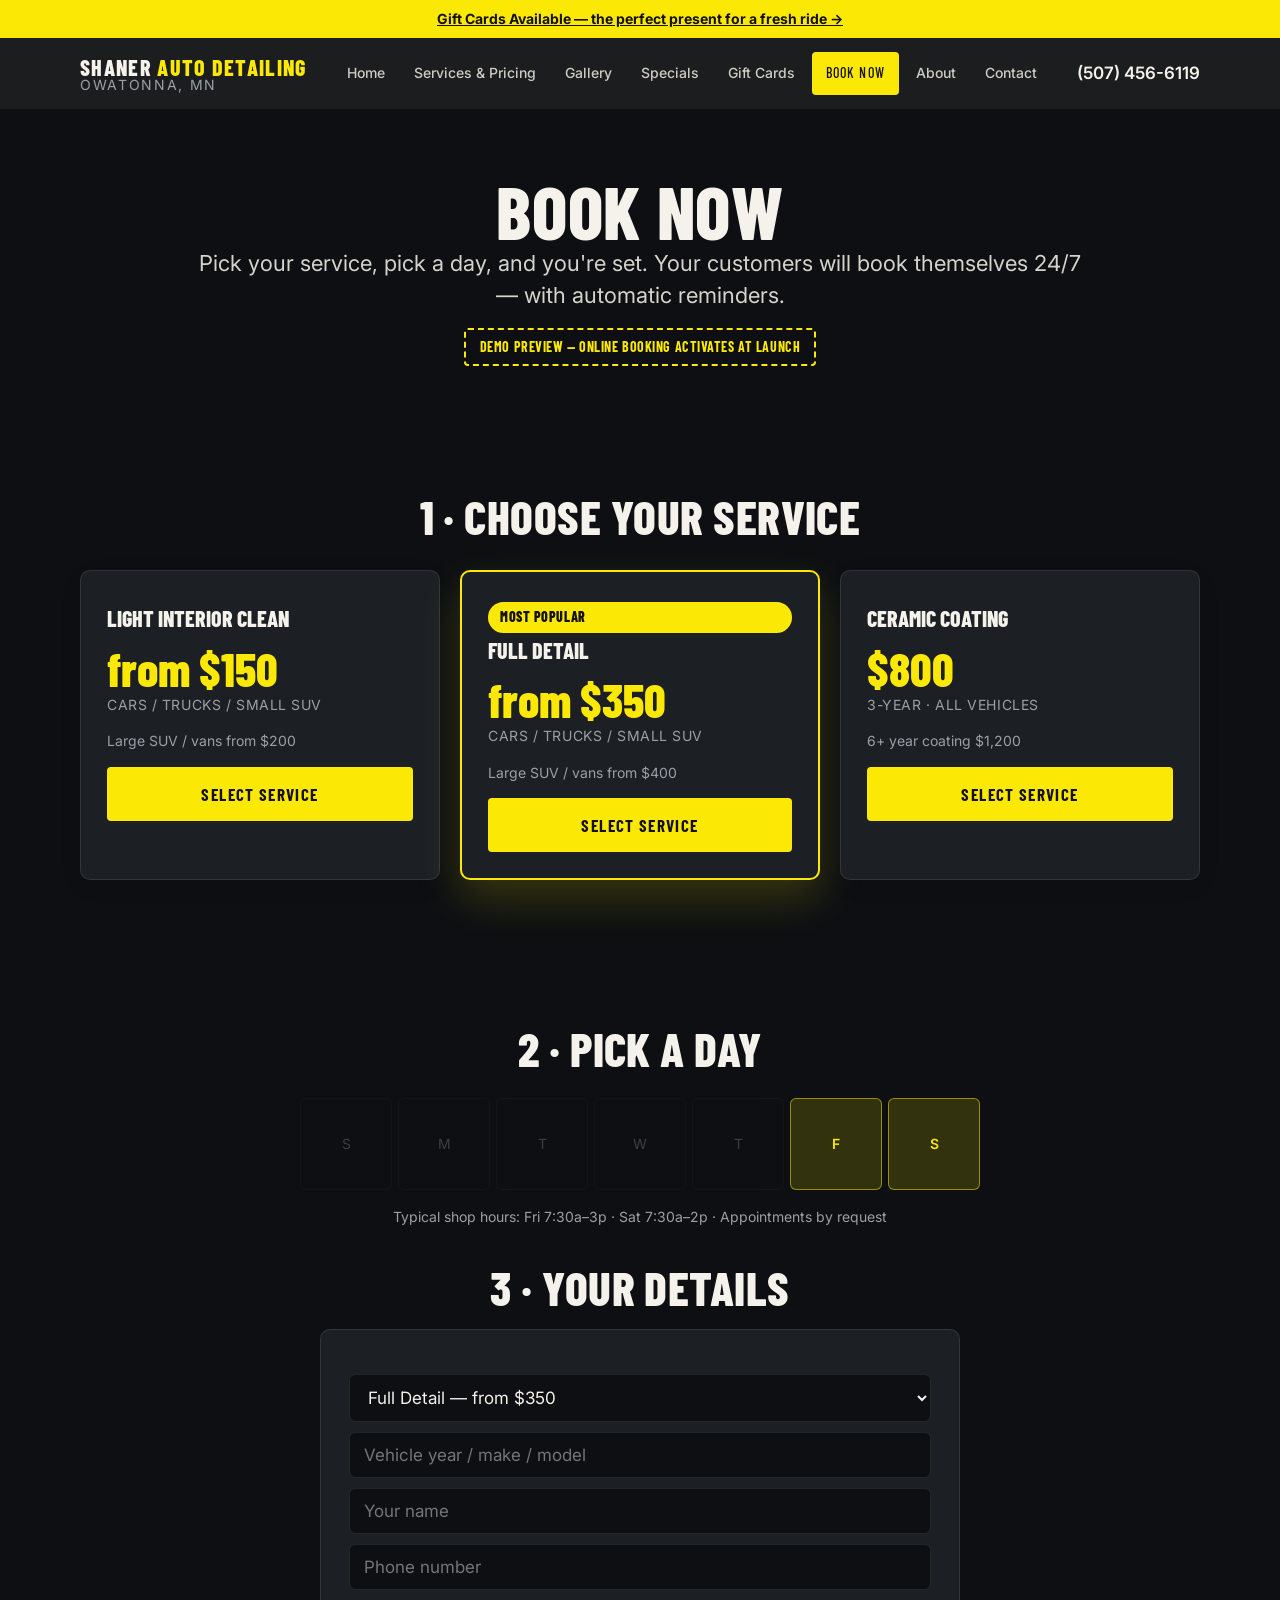
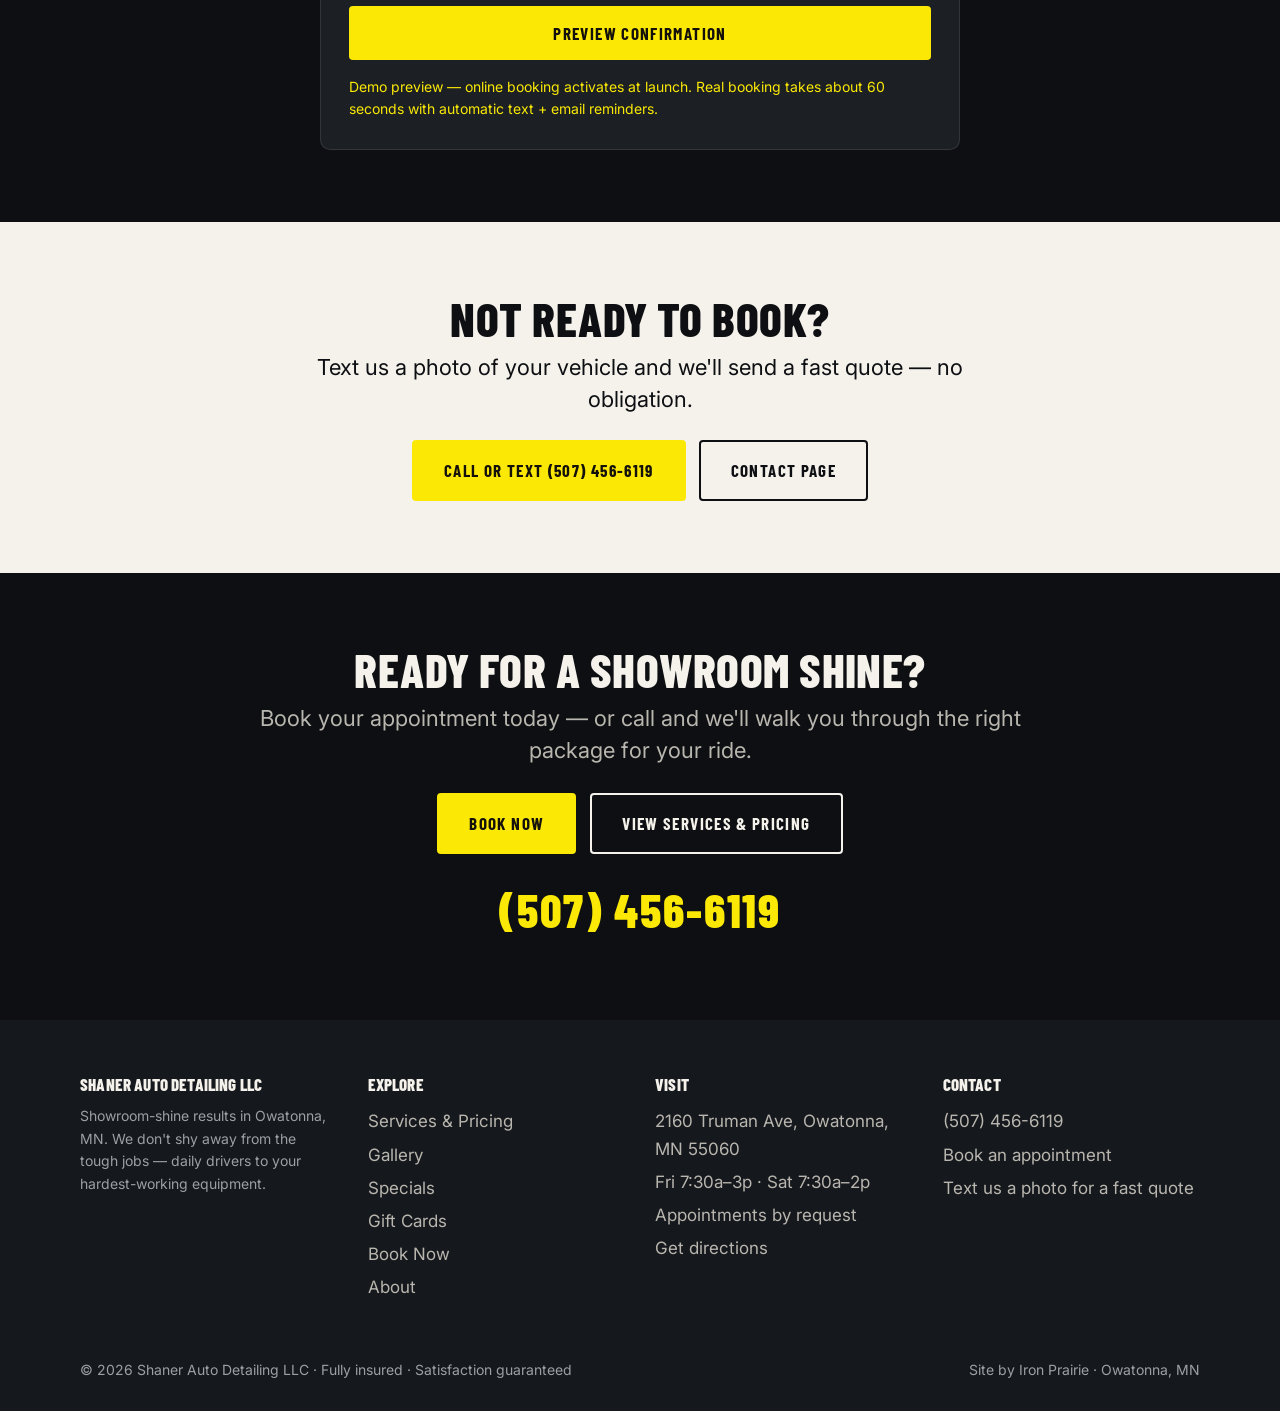
<file: book.html>
<!DOCTYPE html>
<html lang="en">
<head>
  <meta name="robots" content="noindex,nofollow">
  <meta name="referrer" content="no-referrer">
<meta charset="UTF-8">
<meta name="viewport" content="width=device-width, initial-scale=1.0">
<title>Book Auto Detailing in Owatonna, MN | Shaner Auto Detailing</title>
<meta name="description" content="Book auto detailing in Owatonna, MN. Interior cleans from $150, full details from $350, ceramic coatings from $800 — 60-second booking.">
<link rel="canonical" href="https://davebunn1.github.io/shaner-auto-detailing-website/book.html">
<meta property="og:title" content="Book Auto Detailing in Owatonna, MN | Shaner Auto Detailing">
<meta property="og:description" content="Book auto detailing in Owatonna, MN. Interior cleans from $150, full details from $350, ceramic coatings from $800 — 60-second booking.">
<meta property="og:type" content="website">
<meta property="og:url" content="https://davebunn1.github.io/shaner-auto-detailing-website/book.html">
<meta property="og:image" content="https://davebunn1.github.io/shaner-auto-detailing-website/images/IMG_6364.JPG">
<meta name="theme-color" content="#0D0F12">
<link rel="preconnect" href="https://fonts.googleapis.com">
<link rel="preconnect" href="https://fonts.gstatic.com" crossorigin>
<link href="https://fonts.googleapis.com/css2?family=Barlow+Condensed:wght@600;700;800&family=Inter:wght@400;500;600&display=swap" rel="stylesheet">
<link rel="stylesheet" href="css/styles.css?v=20261026a">
<link rel="icon" href="data:image/svg+xml,<svg xmlns='http://www.w3.org/2000/svg' viewBox='0 0 100 100'><rect width='100' height='100' rx='16' fill='%230D0F12'/><text x='50' y='73' font-family='Arial,Helvetica,sans-serif' font-size='62' font-weight='bold' fill='%23FBE905' text-anchor='middle'>S</text></svg>">
<script type="application/ld+json">
{
  "@context": "https://schema.org",
  "@type": "AutoDetailing",
  "name": "Shaner Auto Detailing LLC",
  "description": "Premium auto detailing, paint correction and ceramic coating in Owatonna, Minnesota.",
  "telephone": "+15074566119",
  "address": { "@type": "PostalAddress", "streetAddress": "2160 Truman Ave", "addressLocality": "Owatonna", "addressRegion": "MN", "postalCode": "55060", "addressCountry": "US" },
  "openingHours": ["Fr 07:30-15:00", "Sa 07:30-14:00"],
  "aggregateRating": { "@type": "AggregateRating", "ratingValue": "5.0", "reviewCount": "4" },
  "sameAs": ["https://www.facebook.com/groups/483912313063211/"]
}
</script>

</head>
<body>
<div class="topbar">
  <a href="gift-cards.html">Gift Cards Available — the perfect present for a fresh ride →</a>
</div>
<header class="site">
  <div class="container nav-wrap">
    <a class="brand" href="index.html">SHANER <span>AUTO DETAILING</span><small>Owatonna, MN</small></a>
    <nav class="main" aria-label="Main">
      <a href="index.html">Home</a>
      <a href="services-pricing.html">Services &amp; Pricing</a>
      <a href="gallery.html">Gallery</a>
      <a href="specials.html">Specials</a>
      <a href="gift-cards.html">Gift Cards</a>
      <a href="book.html" class="btn btn--primary btn-book">Book Now</a>
      <a href="about.html">About</a>
      <a href="contact.html">Contact</a>
    </nav>
    <div class="header-cta">
      <a class="header-phone" href="tel:+15074566119">(507) 456-6119</a>
      <button class="nav-toggle" aria-label="Menu" aria-expanded="false"><span class="nav-bar" aria-hidden="true"></span><span class="nav-bar" aria-hidden="true"></span><span class="nav-bar" aria-hidden="true"></span></button>
    </div>
  </div>
</header>
<main>
  <section class="page-hero">
    <div class="container">
      <h1 style="color:var(--cream)">Book Now</h1>
      <p class="lead" style="color:#d6d3cc">Pick your service, pick a day, and you're set. Your customers will book themselves 24/7 — with automatic reminders.</p>
      <p style="margin-top:16px"><span class="demo-badge">Demo preview — online booking activates at launch</span></p>
    </div>
  </section>

  <section class="section--dark">
    <div class="container">
      <h2 style="color:var(--cream);text-align:center">1 · Choose your service</h2>
      <div class="pkg-cards" style="margin-top:30px">
        <div class="pkg-card">
          <div class="pkg-name">Light Interior Clean</div>
          <div class="pkg-price">from $150</div>
          <div class="pkg-time">Cars / trucks / small SUV</div>
          <p class="pkg-note">Large SUV / vans from $200</p>
          <button class="btn btn--primary btn--block" data-demo="book">Select service</button>
        </div>
        <div class="pkg-card pkg-card--popular">
          <div class="popular-tag">Most Popular</div>
          <div class="pkg-name">Full Detail</div>
          <div class="pkg-price">from $350</div>
          <div class="pkg-time">Cars / trucks / small SUV</div>
          <p class="pkg-note">Large SUV / vans from $400</p>
          <button class="btn btn--primary btn--block" data-demo="book">Select service</button>
        </div>
        <div class="pkg-card">
          <div class="pkg-name">Ceramic Coating</div>
          <div class="pkg-price">$800</div>
          <div class="pkg-time">3-year · all vehicles</div>
          <p class="pkg-note">6+ year coating $1,200</p>
          <button class="btn btn--primary btn--block" data-demo="book">Select service</button>
        </div>
      </div>
    </div>
  </section>

  <section class="section--dark">
    <div class="container" style="max-width:680px">
      <h2 style="color:var(--cream);text-align:center">2 · Pick a day</h2>
      <div class="demo-calendar" aria-hidden="true" style="margin-top:26px">
        <span class="day unavailable">S</span><span class="day unavailable">M</span><span class="day unavailable">T</span><span class="day unavailable">W</span><span class="day unavailable">T</span><span class="day available">F</span><span class="day available">S</span>
      </div>
      <p style="text-align:center;color:var(--muted);font-size:var(--fs-small)">Typical shop hours: Fri 7:30a–3p · Sat 7:30a–2p · Appointments by request</p>
      <h2 style="color:var(--cream);text-align:center;margin-top:34px">3 · Your details</h2>
      <div class="booking-demo" style="margin-top:18px">
        <div class="demo-fields">
          <select aria-label="Service"><option>Full Detail — from $350</option><option>Exterior Detail — from $150</option><option>Deep Clean Interior — from $250</option><option>Light Interior Clean — from $150</option><option>Ceramic Coating 3-yr — $800</option><option>Ceramic Coating 6+ yr — $1,200</option><option>Ceramic Sealant 6-mo — from $400</option><option>Window Coating — $25/window · $100 all</option><option>Wheel Coating — $150</option></select>
          <input type="text" placeholder="Vehicle year / make / model" aria-label="Vehicle">
          <input type="text" placeholder="Your name" aria-label="Name">
          <input type="tel" placeholder="Phone number" aria-label="Phone">
        </div>
        <button class="btn btn--primary btn--block" data-demo="book">Preview confirmation</button>
        <p class="modal-note">Demo preview — online booking activates at launch. Real booking takes about 60 seconds with automatic text + email reminders.</p>
      </div>
    </div>
  </section>

  <section class="section--light">
    <div class="container" style="text-align:center;max-width:720px">
      <h2>Not ready to book?</h2>
      <p class="lead" style="margin:10px auto 24px">Text us a photo of your vehicle and we'll send a fast quote — no obligation.</p>
      <a class="btn btn--primary" href="tel:+15074566119">Call or text (507) 456-6119</a>
      <a class="btn btn--darkghost" href="contact.html" style="margin-left:8px">Contact page</a>
    </div>
  </section>
  <section class="section--dark cta-band">
    <div class="container">
      <h2 style="color:var(--cream)">Ready for a showroom shine?</h2>
      <p class="lead" style="color:#b9b6af">Book your appointment today — or call and we'll walk you through the right package for your ride.</p>
      <div class="cta-actions">
        <a class="btn btn--primary" href="book.html">Book Now</a>
        <a class="btn btn--ghost" href="services-pricing.html">View Services &amp; Pricing</a>
      </div>
      <a class="cta-phone-big" href="tel:+15074566119">(507) 456-6119</a>
    </div>
  </section>
</main>
<footer class="site">
  <div class="container">
    <div class="footer-grid">
      <div>
        <h4>Shaner Auto Detailing LLC</h4>
        <p style="color:var(--muted);font-size:var(--fs-small)">Showroom-shine results in Owatonna, MN. We don't shy away from the tough jobs — daily drivers to your hardest-working equipment.</p>
      </div>
      <div>
        <h4>Explore</h4>
        <ul>
          <li><a href="services-pricing.html">Services &amp; Pricing</a></li>
          <li><a href="gallery.html">Gallery</a></li>
          <li><a href="specials.html">Specials</a></li>
          <li><a href="gift-cards.html">Gift Cards</a></li>
          <li><a href="book.html">Book Now</a></li>
          <li><a href="about.html">About</a></li>
        </ul>
      </div>
      <div>
        <h4>Visit</h4>
        <ul>
          <li>2160 Truman Ave, Owatonna, MN 55060</li>
          <li>Fri 7:30a–3p · Sat 7:30a–2p</li>
          <li>Appointments by request</li>
          <li><a href="contact.html">Get directions</a></li>
        </ul>
      </div>
      <div>
        <h4>Contact</h4>
        <ul>
          <li><a href="tel:+15074566119">(507) 456-6119</a></li>
          <li><a href="book.html">Book an appointment</a></li>
          <li><a href="contact.html">Text us a photo for a fast quote</a></li>
        </ul>
      </div>
    </div>
    <div class="footer-bottom">
      <span>© 2026 Shaner Auto Detailing LLC · Fully insured · Satisfaction guaranteed</span>
      <span>Site by Iron Prairie · Owatonna, MN</span>
    </div>
  </div>
</footer>
<div class="mobile-bar">
  <a class="mb-book" href="book.html">Book Now</a>
  <a class="mb-call" href="tel:+15074566119">Call (507) 456-6119</a>
</div>
<script src="js/scripts.js"></script>
</body>
</html>
</file>
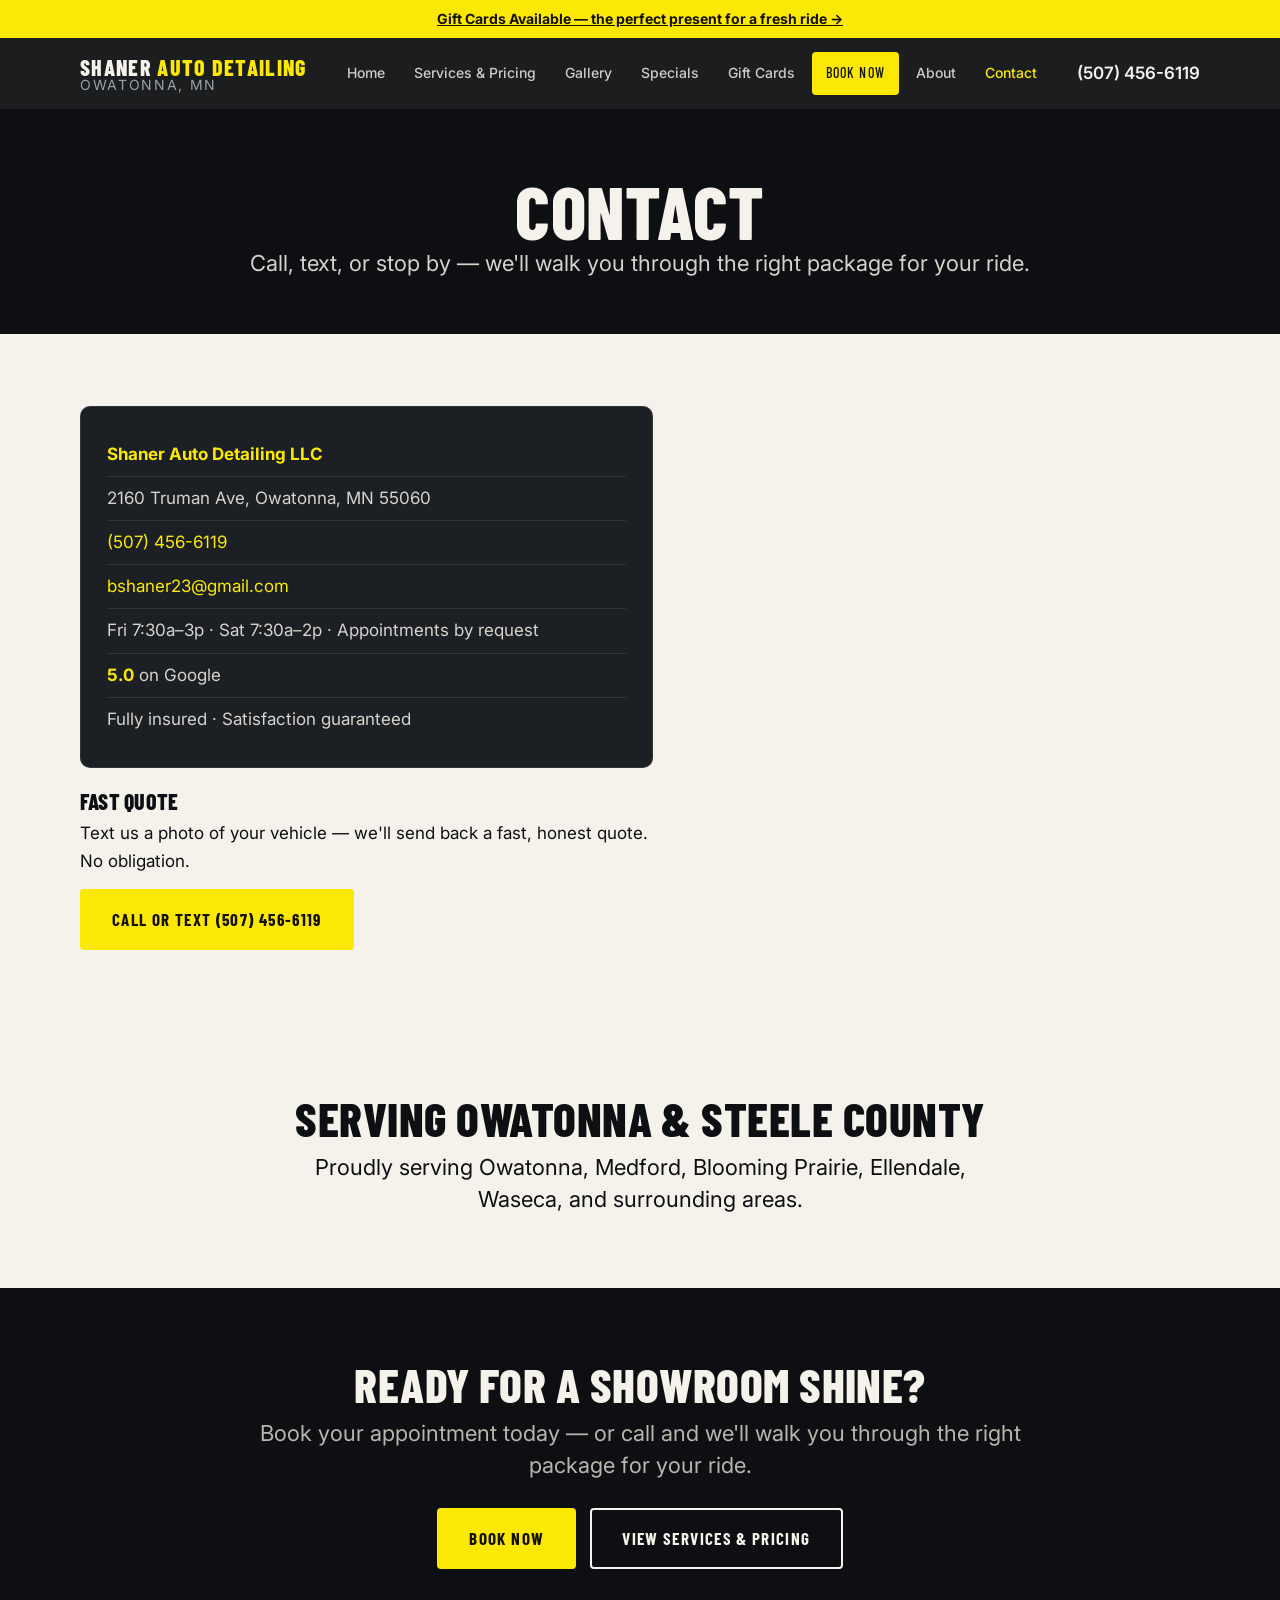
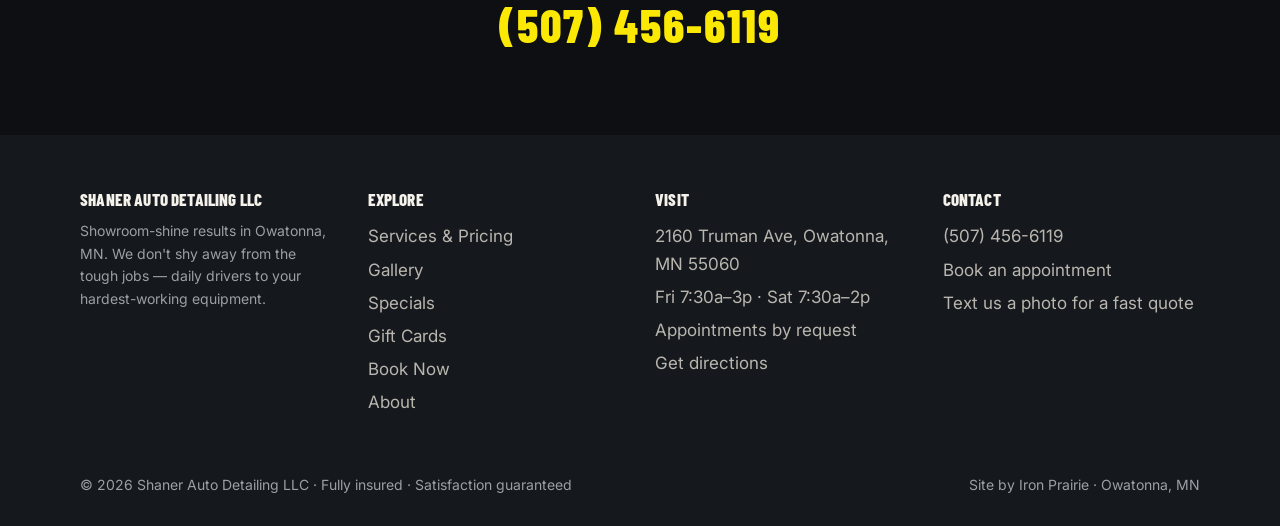
<file: contact.html>
<!DOCTYPE html>
<html lang="en">
<head>
  <meta name="robots" content="noindex,nofollow">
  <meta name="referrer" content="no-referrer">
<meta charset="UTF-8">
<meta name="viewport" content="width=device-width, initial-scale=1.0">
<title>Contact &amp; Directions | Shaner Auto Detailing LLC — Owatonna, MN</title>
<meta name="description" content="Contact Shaner Auto Detailing at 2160 Truman Ave, Owatonna MN. Call (507) 456-6119. Serving Owatonna &amp; Steele County.">
<link rel="canonical" href="https://davebunn1.github.io/shaner-auto-detailing-website/contact.html">
<meta property="og:title" content="Contact &amp; Directions | Shaner Auto Detailing LLC — Owatonna, MN">
<meta property="og:description" content="Contact Shaner Auto Detailing at 2160 Truman Ave, Owatonna MN. Call (507) 456-6119. Serving Owatonna &amp; Steele County.">
<meta property="og:type" content="website">
<meta property="og:url" content="https://davebunn1.github.io/shaner-auto-detailing-website/contact.html">
<meta property="og:image" content="https://davebunn1.github.io/shaner-auto-detailing-website/images/IMG_6364.JPG">
<meta name="theme-color" content="#0D0F12">
<link rel="preconnect" href="https://fonts.googleapis.com">
<link rel="preconnect" href="https://fonts.gstatic.com" crossorigin>
<link href="https://fonts.googleapis.com/css2?family=Barlow+Condensed:wght@600;700;800&family=Inter:wght@400;500;600&display=swap" rel="stylesheet">
<link rel="stylesheet" href="css/styles.css?v=20261026a">
<link rel="icon" href="data:image/svg+xml,<svg xmlns='http://www.w3.org/2000/svg' viewBox='0 0 100 100'><rect width='100' height='100' rx='16' fill='%230D0F12'/><text x='50' y='73' font-family='Arial,Helvetica,sans-serif' font-size='62' font-weight='bold' fill='%23FBE905' text-anchor='middle'>S</text></svg>">
<script type="application/ld+json">
{
  "@context": "https://schema.org",
  "@type": "AutoDetailing",
  "name": "Shaner Auto Detailing LLC",
  "description": "Premium auto detailing, paint correction and ceramic coating in Owatonna, Minnesota.",
  "telephone": "+15074566119",
  "address": { "@type": "PostalAddress", "streetAddress": "2160 Truman Ave", "addressLocality": "Owatonna", "addressRegion": "MN", "postalCode": "55060", "addressCountry": "US" },
  "openingHours": ["Fr 07:30-15:00", "Sa 07:30-14:00"],
  "aggregateRating": { "@type": "AggregateRating", "ratingValue": "5.0", "reviewCount": "4" },
  "sameAs": ["https://www.facebook.com/groups/483912313063211/"]
}
</script>

</head>
<body>
<div class="topbar">
  <a href="gift-cards.html">Gift Cards Available — the perfect present for a fresh ride →</a>
</div>
<header class="site">
  <div class="container nav-wrap">
    <a class="brand" href="index.html">SHANER <span>AUTO DETAILING</span><small>Owatonna, MN</small></a>
    <nav class="main" aria-label="Main">
      <a href="index.html">Home</a>
      <a href="services-pricing.html">Services &amp; Pricing</a>
      <a href="gallery.html">Gallery</a>
      <a href="specials.html">Specials</a>
      <a href="gift-cards.html">Gift Cards</a>
      <a href="book.html" class="btn btn--primary btn-book">Book Now</a>
      <a href="about.html">About</a>
      <a href="contact.html" class="active">Contact</a>
    </nav>
    <div class="header-cta">
      <a class="header-phone" href="tel:+15074566119">(507) 456-6119</a>
      <button class="nav-toggle" aria-label="Menu" aria-expanded="false"><span class="nav-bar" aria-hidden="true"></span><span class="nav-bar" aria-hidden="true"></span><span class="nav-bar" aria-hidden="true"></span></button>
    </div>
  </div>
</header>
<main>
  <section class="page-hero">
    <div class="container">
      <h1 style="color:var(--cream)">Contact</h1>
      <p class="lead" style="color:#d6d3cc">Call, text, or stop by — we'll walk you through the right package for your ride.</p>
    </div>
  </section>

  <section class="section--light">
    <div class="container">
      <div class="contact-grid">
        <div>
          <ul class="contact-info-card">
            <li><b>Shaner Auto Detailing LLC</b></li>
            <li>2160 Truman Ave, Owatonna, MN 55060</li>
            <li><a href="tel:+15074566119">(507) 456-6119</a></li>
            <li><a href="mailto:bshaner23@gmail.com">bshaner23@gmail.com</a></li>
            <li>Fri 7:30a–3p · Sat 7:30a–2p · Appointments by request</li>
            <li><b>5.0</b> on Google</li>
            <li>Fully insured · Satisfaction guaranteed</li>
          </ul>
          <div style="margin-top:22px">
            <h3>Fast quote</h3>
            <p style="font-size:var(--fs-body);margin-top:8px">Text us a photo of your vehicle — we'll send back a fast, honest quote. No obligation.</p>
            <p style="margin-top:14px"><a class="btn btn--primary" href="tel:+15074566119">Call or text (507) 456-6119</a></p>
          </div>
        </div>
        <div>
          <iframe class="map-frame" title="Map to Shaner Auto Detailing, 2160 Truman Ave Owatonna MN" src="https://www.google.com/maps?q=2160+Truman+Ave,+Owatonna,+MN+55060&output=embed" loading="lazy" referrerpolicy="no-referrer-when-downgrade"></iframe>
        </div>
      </div>
    </div>
  </section>

  <section class="section--light">
    <div class="container" style="text-align:center;max-width:720px">
      <h2>Serving Owatonna &amp; Steele County</h2>
      <p class="lead" style="margin:10px auto 0">Proudly serving Owatonna, Medford, Blooming Prairie, Ellendale, Waseca, and surrounding areas.</p>
    </div>
  </section>
  <section class="section--dark cta-band">
    <div class="container">
      <h2 style="color:var(--cream)">Ready for a showroom shine?</h2>
      <p class="lead" style="color:#b9b6af">Book your appointment today — or call and we'll walk you through the right package for your ride.</p>
      <div class="cta-actions">
        <a class="btn btn--primary" href="book.html">Book Now</a>
        <a class="btn btn--ghost" href="services-pricing.html">View Services &amp; Pricing</a>
      </div>
      <a class="cta-phone-big" href="tel:+15074566119">(507) 456-6119</a>
    </div>
  </section>
</main>
<footer class="site">
  <div class="container">
    <div class="footer-grid">
      <div>
        <h4>Shaner Auto Detailing LLC</h4>
        <p style="color:var(--muted);font-size:var(--fs-small)">Showroom-shine results in Owatonna, MN. We don't shy away from the tough jobs — daily drivers to your hardest-working equipment.</p>
      </div>
      <div>
        <h4>Explore</h4>
        <ul>
          <li><a href="services-pricing.html">Services &amp; Pricing</a></li>
          <li><a href="gallery.html">Gallery</a></li>
          <li><a href="specials.html">Specials</a></li>
          <li><a href="gift-cards.html">Gift Cards</a></li>
          <li><a href="book.html">Book Now</a></li>
          <li><a href="about.html">About</a></li>
        </ul>
      </div>
      <div>
        <h4>Visit</h4>
        <ul>
          <li>2160 Truman Ave, Owatonna, MN 55060</li>
          <li>Fri 7:30a–3p · Sat 7:30a–2p</li>
          <li>Appointments by request</li>
          <li><a href="contact.html">Get directions</a></li>
        </ul>
      </div>
      <div>
        <h4>Contact</h4>
        <ul>
          <li><a href="tel:+15074566119">(507) 456-6119</a></li>
          <li><a href="book.html">Book an appointment</a></li>
          <li><a href="contact.html">Text us a photo for a fast quote</a></li>
        </ul>
      </div>
    </div>
    <div class="footer-bottom">
      <span>© 2026 Shaner Auto Detailing LLC · Fully insured · Satisfaction guaranteed</span>
      <span>Site by Iron Prairie · Owatonna, MN</span>
    </div>
  </div>
</footer>
<div class="mobile-bar">
  <a class="mb-book" href="book.html">Book Now</a>
  <a class="mb-call" href="tel:+15074566119">Call (507) 456-6119</a>
</div>
<script src="js/scripts.js"></script>
</body>
</html>
</file>
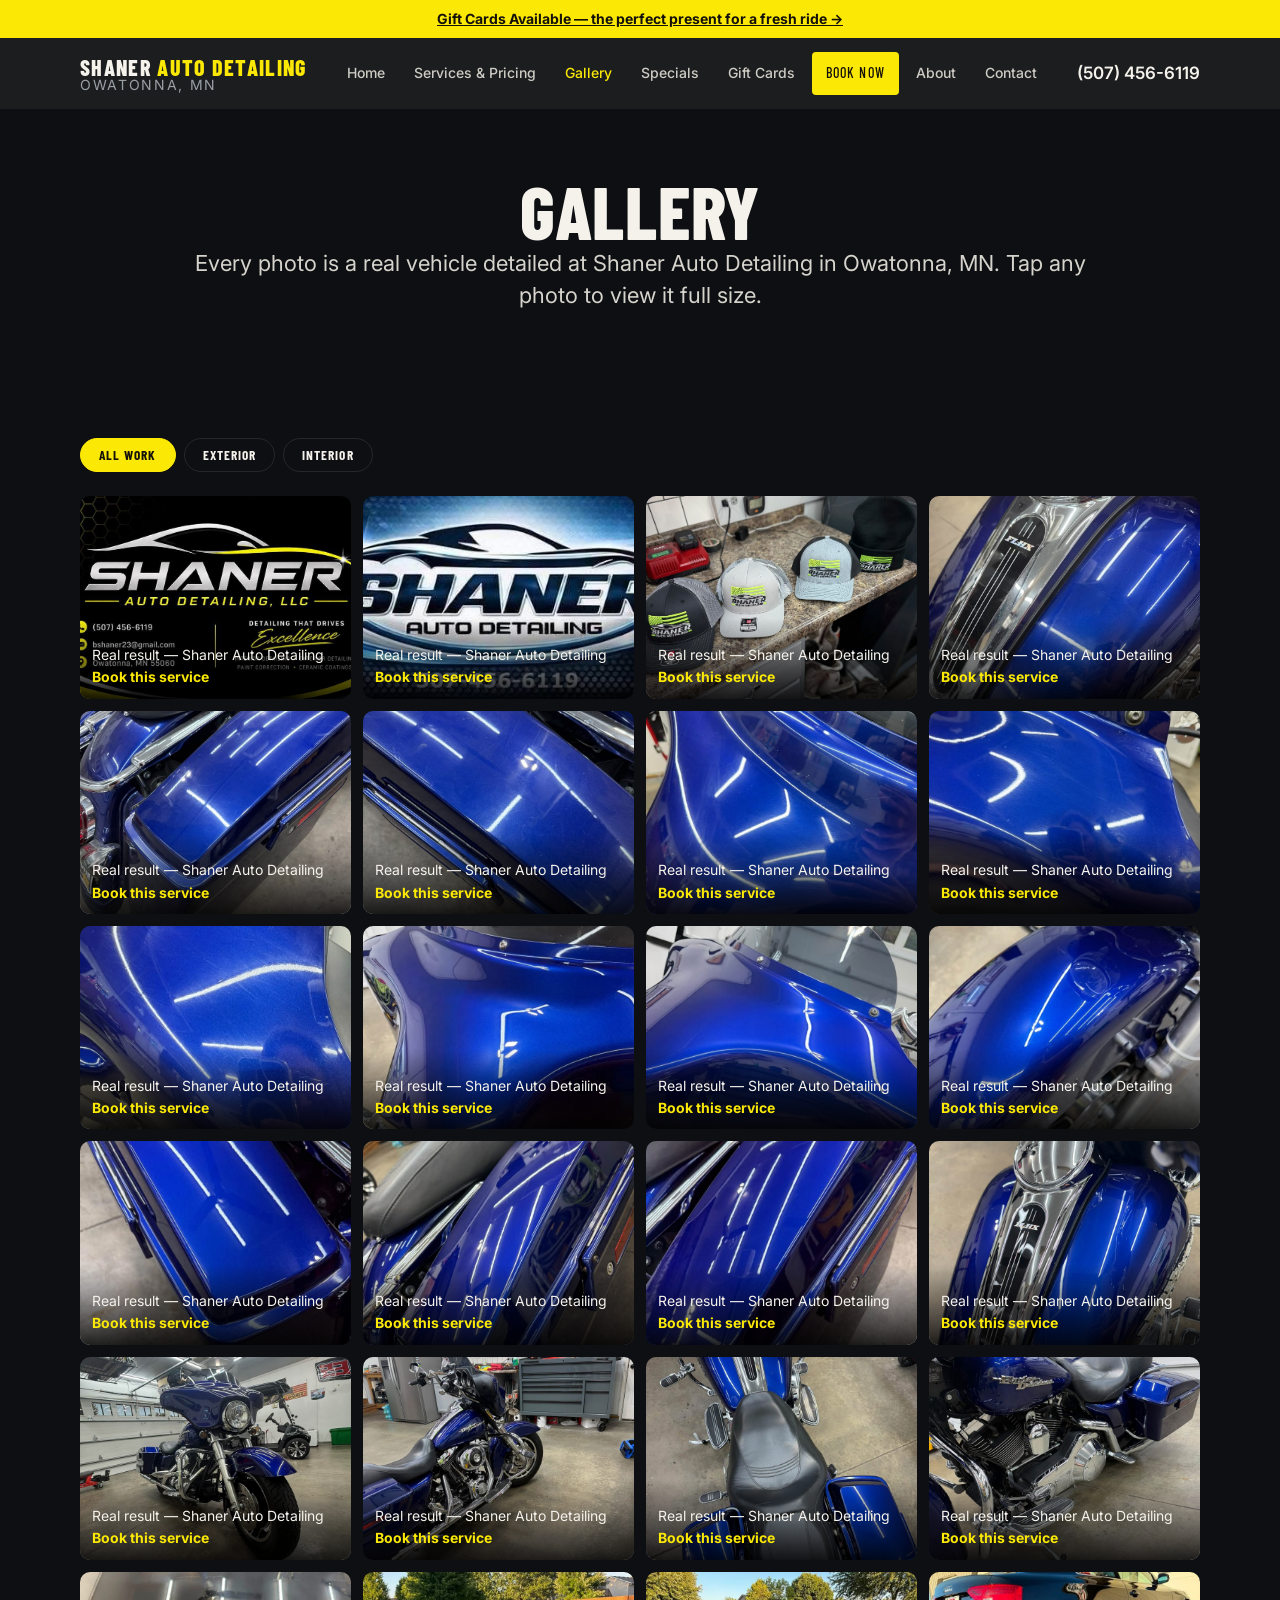
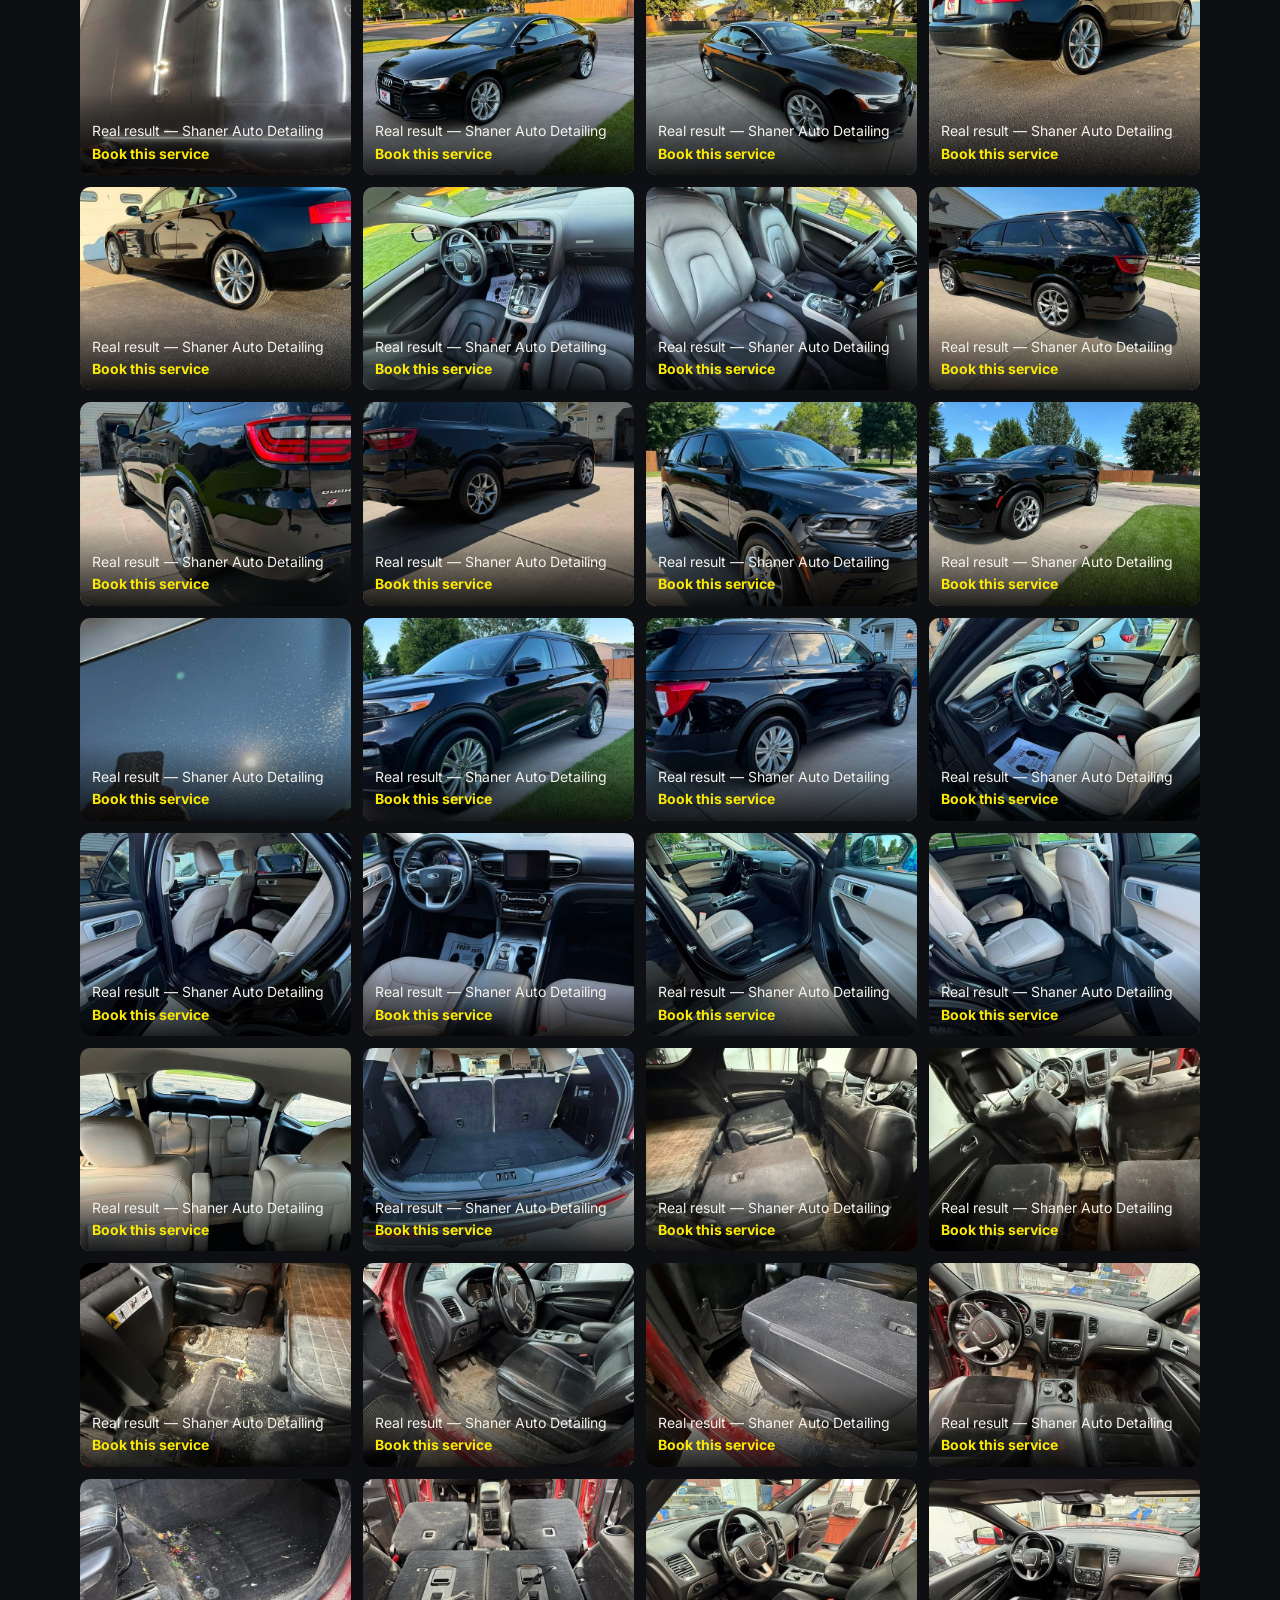
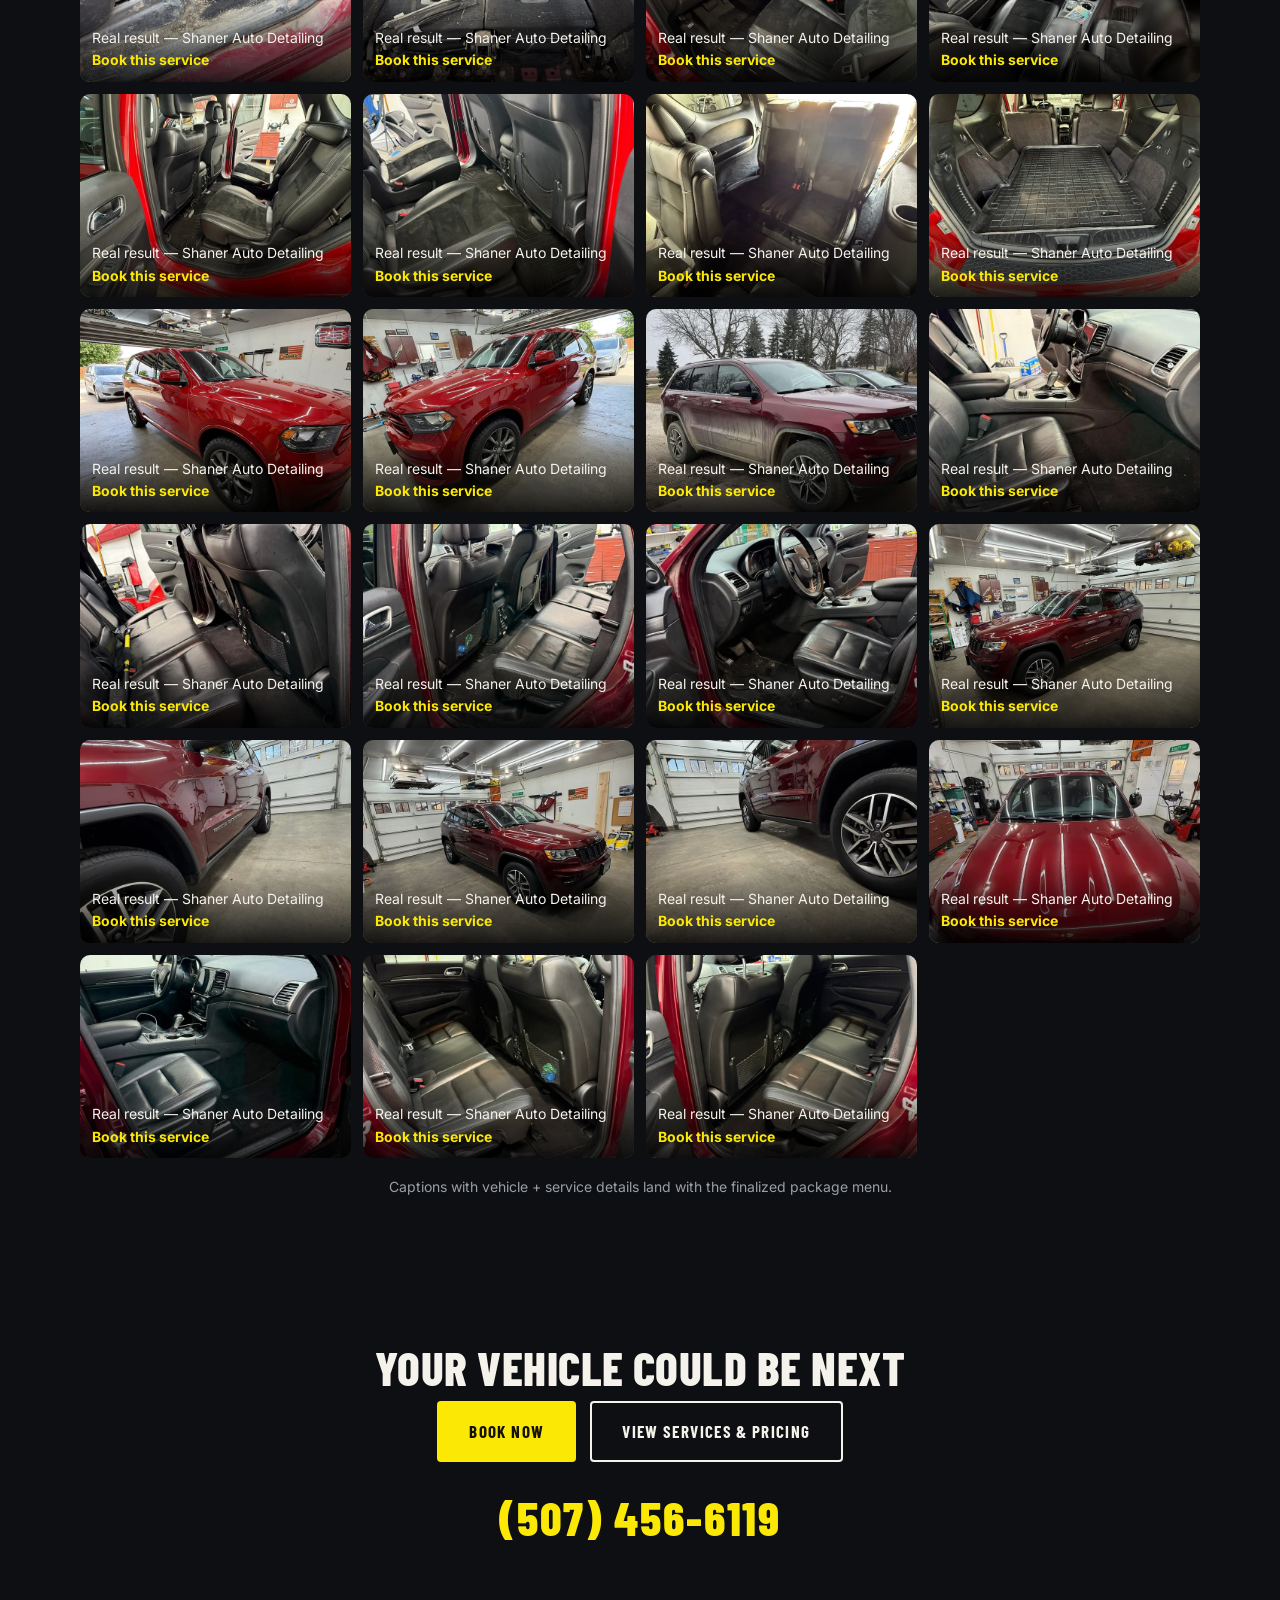
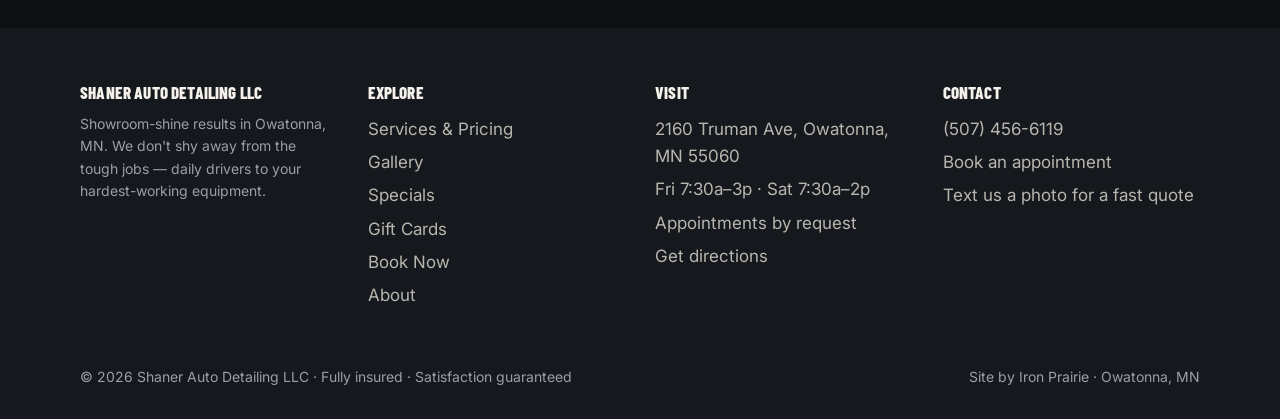
<file: gallery.html>
<!DOCTYPE html>
<html lang="en">
<head>
  <meta name="robots" content="noindex,nofollow">
  <meta name="referrer" content="no-referrer">
<meta charset="UTF-8">
<meta name="viewport" content="width=device-width, initial-scale=1.0">
<title>Auto Detailing Gallery — Real Results in Owatonna, MN | Shaner Auto Detailing</title>
<meta name="description" content="See real auto detailing results from Shaner Auto Detailing in Owatonna, MN — polished exteriors, deep interior details, corrections &amp; coatings.">
<link rel="canonical" href="https://davebunn1.github.io/shaner-auto-detailing-website/gallery.html">
<meta property="og:title" content="Auto Detailing Gallery — Real Results in Owatonna, MN | Shaner Auto Detailing">
<meta property="og:description" content="See real auto detailing results from Shaner Auto Detailing in Owatonna, MN — polished exteriors, deep interior details, corrections &amp; coatings.">
<meta property="og:type" content="website">
<meta property="og:url" content="https://davebunn1.github.io/shaner-auto-detailing-website/gallery.html">
<meta property="og:image" content="https://davebunn1.github.io/shaner-auto-detailing-website/images/IMG_6364.JPG">
<meta name="theme-color" content="#0D0F12">
<link rel="preconnect" href="https://fonts.googleapis.com">
<link rel="preconnect" href="https://fonts.gstatic.com" crossorigin>
<link href="https://fonts.googleapis.com/css2?family=Barlow+Condensed:wght@600;700;800&family=Inter:wght@400;500;600&display=swap" rel="stylesheet">
<link rel="stylesheet" href="css/styles.css?v=20261026a">
<link rel="icon" href="data:image/svg+xml,<svg xmlns='http://www.w3.org/2000/svg' viewBox='0 0 100 100'><rect width='100' height='100' rx='16' fill='%230D0F12'/><text x='50' y='73' font-family='Arial,Helvetica,sans-serif' font-size='62' font-weight='bold' fill='%23FBE905' text-anchor='middle'>S</text></svg>">
<script type="application/ld+json">
{
  "@context": "https://schema.org",
  "@type": "AutoDetailing",
  "name": "Shaner Auto Detailing LLC",
  "description": "Premium auto detailing, paint correction and ceramic coating in Owatonna, Minnesota.",
  "telephone": "+15074566119",
  "address": { "@type": "PostalAddress", "streetAddress": "2160 Truman Ave", "addressLocality": "Owatonna", "addressRegion": "MN", "postalCode": "55060", "addressCountry": "US" },
  "openingHours": ["Fr 07:30-15:00", "Sa 07:30-14:00"],
  "aggregateRating": { "@type": "AggregateRating", "ratingValue": "5.0", "reviewCount": "4" },
  "sameAs": ["https://www.facebook.com/groups/483912313063211/"]
}
</script>

</head>
<body>
<div class="topbar">
  <a href="gift-cards.html">Gift Cards Available — the perfect present for a fresh ride →</a>
</div>
<header class="site">
  <div class="container nav-wrap">
    <a class="brand" href="index.html">SHANER <span>AUTO DETAILING</span><small>Owatonna, MN</small></a>
    <nav class="main" aria-label="Main">
      <a href="index.html">Home</a>
      <a href="services-pricing.html">Services &amp; Pricing</a>
      <a href="gallery.html" class="active">Gallery</a>
      <a href="specials.html">Specials</a>
      <a href="gift-cards.html">Gift Cards</a>
      <a href="book.html" class="btn btn--primary btn-book">Book Now</a>
      <a href="about.html">About</a>
      <a href="contact.html">Contact</a>
    </nav>
    <div class="header-cta">
      <a class="header-phone" href="tel:+15074566119">(507) 456-6119</a>
      <button class="nav-toggle" aria-label="Menu" aria-expanded="false"><span class="nav-bar" aria-hidden="true"></span><span class="nav-bar" aria-hidden="true"></span><span class="nav-bar" aria-hidden="true"></span></button>
    </div>
  </div>
</header>
<main>
  <section class="page-hero">
    <div class="container">
      <h1 style="color:var(--cream)">Gallery</h1>
      <p class="lead" style="color:#d6d3cc">Every photo is a real vehicle detailed at Shaner Auto Detailing in Owatonna, MN. Tap any photo to view it full size.</p>
    </div>
  </section>

  <section class="section--dark">
    <div class="container">
            <div class="gallery-tabs">
        <button class="gallery-tab active" data-filter="all">All work</button>
        <button class="gallery-tab" data-filter="exterior">Exterior</button>
        <button class="gallery-tab" data-filter="interior">Interior</button>
      </div>
      <div class="gallery gallery-grid">
        <figure class="proof-item gallery-item" data-cat="all">
          <img src="images/IMG_6308.JPG" alt="Real detailing result — Shaner Auto Detailing, Owatonna MN" data-full="images/IMG_6308.JPG" loading="lazy">
          <figcaption class="proof-cap">Real result — Shaner Auto Detailing<span><a href="book.html">Book this service</a></span></figcaption>
        </figure>
        <figure class="proof-item gallery-item" data-cat="all">
          <img src="images/IMG_6309.JPG" alt="Real detailing result — Shaner Auto Detailing, Owatonna MN" data-full="images/IMG_6309.JPG" loading="lazy">
          <figcaption class="proof-cap">Real result — Shaner Auto Detailing<span><a href="book.html">Book this service</a></span></figcaption>
        </figure>
        <figure class="proof-item gallery-item" data-cat="all">
          <img src="images/IMG_6310.JPG" alt="Real detailing result — Shaner Auto Detailing, Owatonna MN" data-full="images/IMG_6310.JPG" loading="lazy">
          <figcaption class="proof-cap">Real result — Shaner Auto Detailing<span><a href="book.html">Book this service</a></span></figcaption>
        </figure>
        <figure class="proof-item gallery-item" data-cat="exterior">
          <img src="images/IMG_6311.JPG" alt="Real detailing result — Shaner Auto Detailing, Owatonna MN" data-full="images/IMG_6311.JPG" loading="lazy">
          <figcaption class="proof-cap">Real result — Shaner Auto Detailing<span><a href="book.html">Book this service</a></span></figcaption>
        </figure>
        <figure class="proof-item gallery-item" data-cat="exterior">
          <img src="images/IMG_6312.JPG" alt="Real detailing result — Shaner Auto Detailing, Owatonna MN" data-full="images/IMG_6312.JPG" loading="lazy">
          <figcaption class="proof-cap">Real result — Shaner Auto Detailing<span><a href="book.html">Book this service</a></span></figcaption>
        </figure>
        <figure class="proof-item gallery-item" data-cat="exterior">
          <img src="images/IMG_6313.JPG" alt="Real detailing result — Shaner Auto Detailing, Owatonna MN" data-full="images/IMG_6313.JPG" loading="lazy">
          <figcaption class="proof-cap">Real result — Shaner Auto Detailing<span><a href="book.html">Book this service</a></span></figcaption>
        </figure>
        <figure class="proof-item gallery-item" data-cat="exterior">
          <img src="images/IMG_6314.JPG" alt="Real detailing result — Shaner Auto Detailing, Owatonna MN" data-full="images/IMG_6314.JPG" loading="lazy">
          <figcaption class="proof-cap">Real result — Shaner Auto Detailing<span><a href="book.html">Book this service</a></span></figcaption>
        </figure>
        <figure class="proof-item gallery-item" data-cat="exterior">
          <img src="images/IMG_6315.JPG" alt="Real detailing result — Shaner Auto Detailing, Owatonna MN" data-full="images/IMG_6315.JPG" loading="lazy">
          <figcaption class="proof-cap">Real result — Shaner Auto Detailing<span><a href="book.html">Book this service</a></span></figcaption>
        </figure>
        <figure class="proof-item gallery-item" data-cat="exterior">
          <img src="images/IMG_6316.JPG" alt="Real detailing result — Shaner Auto Detailing, Owatonna MN" data-full="images/IMG_6316.JPG" loading="lazy">
          <figcaption class="proof-cap">Real result — Shaner Auto Detailing<span><a href="book.html">Book this service</a></span></figcaption>
        </figure>
        <figure class="proof-item gallery-item" data-cat="exterior">
          <img src="images/IMG_6317.JPG" alt="Real detailing result — Shaner Auto Detailing, Owatonna MN" data-full="images/IMG_6317.JPG" loading="lazy">
          <figcaption class="proof-cap">Real result — Shaner Auto Detailing<span><a href="book.html">Book this service</a></span></figcaption>
        </figure>
        <figure class="proof-item gallery-item" data-cat="exterior">
          <img src="images/IMG_6318.JPG" alt="Real detailing result — Shaner Auto Detailing, Owatonna MN" data-full="images/IMG_6318.JPG" loading="lazy">
          <figcaption class="proof-cap">Real result — Shaner Auto Detailing<span><a href="book.html">Book this service</a></span></figcaption>
        </figure>
        <figure class="proof-item gallery-item" data-cat="exterior">
          <img src="images/IMG_6319.JPG" alt="Real detailing result — Shaner Auto Detailing, Owatonna MN" data-full="images/IMG_6319.JPG" loading="lazy">
          <figcaption class="proof-cap">Real result — Shaner Auto Detailing<span><a href="book.html">Book this service</a></span></figcaption>
        </figure>
        <figure class="proof-item gallery-item" data-cat="exterior">
          <img src="images/IMG_6320.JPG" alt="Real detailing result — Shaner Auto Detailing, Owatonna MN" data-full="images/IMG_6320.JPG" loading="lazy">
          <figcaption class="proof-cap">Real result — Shaner Auto Detailing<span><a href="book.html">Book this service</a></span></figcaption>
        </figure>
        <figure class="proof-item gallery-item" data-cat="exterior">
          <img src="images/IMG_6321.JPG" alt="Real detailing result — Shaner Auto Detailing, Owatonna MN" data-full="images/IMG_6321.JPG" loading="lazy">
          <figcaption class="proof-cap">Real result — Shaner Auto Detailing<span><a href="book.html">Book this service</a></span></figcaption>
        </figure>
        <figure class="proof-item gallery-item" data-cat="exterior">
          <img src="images/IMG_6322.JPG" alt="Real detailing result — Shaner Auto Detailing, Owatonna MN" data-full="images/IMG_6322.JPG" loading="lazy">
          <figcaption class="proof-cap">Real result — Shaner Auto Detailing<span><a href="book.html">Book this service</a></span></figcaption>
        </figure>
        <figure class="proof-item gallery-item" data-cat="exterior">
          <img src="images/IMG_6323.JPG" alt="Real detailing result — Shaner Auto Detailing, Owatonna MN" data-full="images/IMG_6323.JPG" loading="lazy">
          <figcaption class="proof-cap">Real result — Shaner Auto Detailing<span><a href="book.html">Book this service</a></span></figcaption>
        </figure>
        <figure class="proof-item gallery-item" data-cat="exterior">
          <img src="images/IMG_6324.JPG" alt="Real detailing result — Shaner Auto Detailing, Owatonna MN" data-full="images/IMG_6324.JPG" loading="lazy">
          <figcaption class="proof-cap">Real result — Shaner Auto Detailing<span><a href="book.html">Book this service</a></span></figcaption>
        </figure>
        <figure class="proof-item gallery-item" data-cat="exterior">
          <img src="images/IMG_6325.JPG" alt="Real detailing result — Shaner Auto Detailing, Owatonna MN" data-full="images/IMG_6325.JPG" loading="lazy">
          <figcaption class="proof-cap">Real result — Shaner Auto Detailing<span><a href="book.html">Book this service</a></span></figcaption>
        </figure>
        <figure class="proof-item gallery-item" data-cat="exterior">
          <img src="images/IMG_6326.JPG" alt="Real detailing result — Shaner Auto Detailing, Owatonna MN" data-full="images/IMG_6326.JPG" loading="lazy">
          <figcaption class="proof-cap">Real result — Shaner Auto Detailing<span><a href="book.html">Book this service</a></span></figcaption>
        </figure>
        <figure class="proof-item gallery-item" data-cat="exterior">
          <img src="images/IMG_6327.JPG" alt="Real detailing result — Shaner Auto Detailing, Owatonna MN" data-full="images/IMG_6327.JPG" loading="lazy">
          <figcaption class="proof-cap">Real result — Shaner Auto Detailing<span><a href="book.html">Book this service</a></span></figcaption>
        </figure>
        <figure class="proof-item gallery-item" data-cat="exterior">
          <img src="images/IMG_6328.JPG" alt="Real detailing result — Shaner Auto Detailing, Owatonna MN" data-full="images/IMG_6328.JPG" loading="lazy">
          <figcaption class="proof-cap">Real result — Shaner Auto Detailing<span><a href="book.html">Book this service</a></span></figcaption>
        </figure>
        <figure class="proof-item gallery-item" data-cat="exterior">
          <img src="images/IMG_6329.JPG" alt="Real detailing result — Shaner Auto Detailing, Owatonna MN" data-full="images/IMG_6329.JPG" loading="lazy">
          <figcaption class="proof-cap">Real result — Shaner Auto Detailing<span><a href="book.html">Book this service</a></span></figcaption>
        </figure>
        <figure class="proof-item gallery-item" data-cat="exterior">
          <img src="images/IMG_6330.JPG" alt="Real detailing result — Shaner Auto Detailing, Owatonna MN" data-full="images/IMG_6330.JPG" loading="lazy">
          <figcaption class="proof-cap">Real result — Shaner Auto Detailing<span><a href="book.html">Book this service</a></span></figcaption>
        </figure>
        <figure class="proof-item gallery-item" data-cat="exterior">
          <img src="images/IMG_6331.JPG" alt="Real detailing result — Shaner Auto Detailing, Owatonna MN" data-full="images/IMG_6331.JPG" loading="lazy">
          <figcaption class="proof-cap">Real result — Shaner Auto Detailing<span><a href="book.html">Book this service</a></span></figcaption>
        </figure>
        <figure class="proof-item gallery-item" data-cat="exterior">
          <img src="images/IMG_6332.JPG" alt="Real detailing result — Shaner Auto Detailing, Owatonna MN" data-full="images/IMG_6332.JPG" loading="lazy">
          <figcaption class="proof-cap">Real result — Shaner Auto Detailing<span><a href="book.html">Book this service</a></span></figcaption>
        </figure>
        <figure class="proof-item gallery-item" data-cat="interior">
          <img src="images/IMG_6333.JPG" alt="Real detailing result — Shaner Auto Detailing, Owatonna MN" data-full="images/IMG_6333.JPG" loading="lazy">
          <figcaption class="proof-cap">Real result — Shaner Auto Detailing<span><a href="book.html">Book this service</a></span></figcaption>
        </figure>
        <figure class="proof-item gallery-item" data-cat="interior">
          <img src="images/IMG_6334.JPG" alt="Real detailing result — Shaner Auto Detailing, Owatonna MN" data-full="images/IMG_6334.JPG" loading="lazy">
          <figcaption class="proof-cap">Real result — Shaner Auto Detailing<span><a href="book.html">Book this service</a></span></figcaption>
        </figure>
        <figure class="proof-item gallery-item" data-cat="exterior">
          <img src="images/IMG_6335.JPG" alt="Real detailing result — Shaner Auto Detailing, Owatonna MN" data-full="images/IMG_6335.JPG" loading="lazy">
          <figcaption class="proof-cap">Real result — Shaner Auto Detailing<span><a href="book.html">Book this service</a></span></figcaption>
        </figure>
        <figure class="proof-item gallery-item" data-cat="exterior">
          <img src="images/IMG_6336.JPG" alt="Real detailing result — Shaner Auto Detailing, Owatonna MN" data-full="images/IMG_6336.JPG" loading="lazy">
          <figcaption class="proof-cap">Real result — Shaner Auto Detailing<span><a href="book.html">Book this service</a></span></figcaption>
        </figure>
        <figure class="proof-item gallery-item" data-cat="exterior">
          <img src="images/IMG_6337.JPG" alt="Real detailing result — Shaner Auto Detailing, Owatonna MN" data-full="images/IMG_6337.JPG" loading="lazy">
          <figcaption class="proof-cap">Real result — Shaner Auto Detailing<span><a href="book.html">Book this service</a></span></figcaption>
        </figure>
        <figure class="proof-item gallery-item" data-cat="exterior">
          <img src="images/IMG_6338.JPG" alt="Real detailing result — Shaner Auto Detailing, Owatonna MN" data-full="images/IMG_6338.JPG" loading="lazy">
          <figcaption class="proof-cap">Real result — Shaner Auto Detailing<span><a href="book.html">Book this service</a></span></figcaption>
        </figure>
        <figure class="proof-item gallery-item" data-cat="exterior">
          <img src="images/IMG_6339.JPG" alt="Real detailing result — Shaner Auto Detailing, Owatonna MN" data-full="images/IMG_6339.JPG" loading="lazy">
          <figcaption class="proof-cap">Real result — Shaner Auto Detailing<span><a href="book.html">Book this service</a></span></figcaption>
        </figure>
        <figure class="proof-item gallery-item" data-cat="all">
          <img src="images/IMG_6340.JPG" alt="Real detailing result — Shaner Auto Detailing, Owatonna MN" data-full="images/IMG_6340.JPG" loading="lazy">
          <figcaption class="proof-cap">Real result — Shaner Auto Detailing<span><a href="book.html">Book this service</a></span></figcaption>
        </figure>
        <figure class="proof-item gallery-item" data-cat="exterior">
          <img src="images/IMG_6341.JPG" alt="Real detailing result — Shaner Auto Detailing, Owatonna MN" data-full="images/IMG_6341.JPG" loading="lazy">
          <figcaption class="proof-cap">Real result — Shaner Auto Detailing<span><a href="book.html">Book this service</a></span></figcaption>
        </figure>
        <figure class="proof-item gallery-item" data-cat="exterior">
          <img src="images/IMG_6342.JPG" alt="Real detailing result — Shaner Auto Detailing, Owatonna MN" data-full="images/IMG_6342.JPG" loading="lazy">
          <figcaption class="proof-cap">Real result — Shaner Auto Detailing<span><a href="book.html">Book this service</a></span></figcaption>
        </figure>
        <figure class="proof-item gallery-item" data-cat="interior">
          <img src="images/IMG_6343.JPG" alt="Real detailing result — Shaner Auto Detailing, Owatonna MN" data-full="images/IMG_6343.JPG" loading="lazy">
          <figcaption class="proof-cap">Real result — Shaner Auto Detailing<span><a href="book.html">Book this service</a></span></figcaption>
        </figure>
        <figure class="proof-item gallery-item" data-cat="exterior">
          <img src="images/IMG_6344.JPG" alt="Real detailing result — Shaner Auto Detailing, Owatonna MN" data-full="images/IMG_6344.JPG" loading="lazy">
          <figcaption class="proof-cap">Real result — Shaner Auto Detailing<span><a href="book.html">Book this service</a></span></figcaption>
        </figure>
        <figure class="proof-item gallery-item" data-cat="all">
          <img src="images/IMG_6345.JPG" alt="Real detailing result — Shaner Auto Detailing, Owatonna MN" data-full="images/IMG_6345.JPG" loading="lazy">
          <figcaption class="proof-cap">Real result — Shaner Auto Detailing<span><a href="book.html">Book this service</a></span></figcaption>
        </figure>
        <figure class="proof-item gallery-item" data-cat="exterior">
          <img src="images/IMG_6346.JPG" alt="Real detailing result — Shaner Auto Detailing, Owatonna MN" data-full="images/IMG_6346.JPG" loading="lazy">
          <figcaption class="proof-cap">Real result — Shaner Auto Detailing<span><a href="book.html">Book this service</a></span></figcaption>
        </figure>
        <figure class="proof-item gallery-item" data-cat="all">
          <img src="images/IMG_6347.JPG" alt="Real detailing result — Shaner Auto Detailing, Owatonna MN" data-full="images/IMG_6347.JPG" loading="lazy">
          <figcaption class="proof-cap">Real result — Shaner Auto Detailing<span><a href="book.html">Book this service</a></span></figcaption>
        </figure>
        <figure class="proof-item gallery-item" data-cat="exterior">
          <img src="images/IMG_6348.JPG" alt="Real detailing result — Shaner Auto Detailing, Owatonna MN" data-full="images/IMG_6348.JPG" loading="lazy">
          <figcaption class="proof-cap">Real result — Shaner Auto Detailing<span><a href="book.html">Book this service</a></span></figcaption>
        </figure>
        <figure class="proof-item gallery-item" data-cat="exterior">
          <img src="images/IMG_6349.JPG" alt="Real detailing result — Shaner Auto Detailing, Owatonna MN" data-full="images/IMG_6349.JPG" loading="lazy">
          <figcaption class="proof-cap">Real result — Shaner Auto Detailing<span><a href="book.html">Book this service</a></span></figcaption>
        </figure>
        <figure class="proof-item gallery-item" data-cat="interior">
          <img src="images/IMG_6350.JPG" alt="Real detailing result — Shaner Auto Detailing, Owatonna MN" data-full="images/IMG_6350.JPG" loading="lazy">
          <figcaption class="proof-cap">Real result — Shaner Auto Detailing<span><a href="book.html">Book this service</a></span></figcaption>
        </figure>
        <figure class="proof-item gallery-item" data-cat="interior">
          <img src="images/IMG_6351.JPG" alt="Real detailing result — Shaner Auto Detailing, Owatonna MN" data-full="images/IMG_6351.JPG" loading="lazy">
          <figcaption class="proof-cap">Real result — Shaner Auto Detailing<span><a href="book.html">Book this service</a></span></figcaption>
        </figure>
        <figure class="proof-item gallery-item" data-cat="interior">
          <img src="images/IMG_6352.JPG" alt="Real detailing result — Shaner Auto Detailing, Owatonna MN" data-full="images/IMG_6352.JPG" loading="lazy">
          <figcaption class="proof-cap">Real result — Shaner Auto Detailing<span><a href="book.html">Book this service</a></span></figcaption>
        </figure>
        <figure class="proof-item gallery-item" data-cat="exterior">
          <img src="images/IMG_6353.JPG" alt="Real detailing result — Shaner Auto Detailing, Owatonna MN" data-full="images/IMG_6353.JPG" loading="lazy">
          <figcaption class="proof-cap">Real result — Shaner Auto Detailing<span><a href="book.html">Book this service</a></span></figcaption>
        </figure>
        <figure class="proof-item gallery-item" data-cat="interior">
          <img src="images/IMG_6354.JPG" alt="Real detailing result — Shaner Auto Detailing, Owatonna MN" data-full="images/IMG_6354.JPG" loading="lazy">
          <figcaption class="proof-cap">Real result — Shaner Auto Detailing<span><a href="book.html">Book this service</a></span></figcaption>
        </figure>
        <figure class="proof-item gallery-item" data-cat="all">
          <img src="images/IMG_6355.JPG" alt="Real detailing result — Shaner Auto Detailing, Owatonna MN" data-full="images/IMG_6355.JPG" loading="lazy">
          <figcaption class="proof-cap">Real result — Shaner Auto Detailing<span><a href="book.html">Book this service</a></span></figcaption>
        </figure>
        <figure class="proof-item gallery-item" data-cat="interior">
          <img src="images/IMG_6356.JPG" alt="Real detailing result — Shaner Auto Detailing, Owatonna MN" data-full="images/IMG_6356.JPG" loading="lazy">
          <figcaption class="proof-cap">Real result — Shaner Auto Detailing<span><a href="book.html">Book this service</a></span></figcaption>
        </figure>
        <figure class="proof-item gallery-item" data-cat="interior">
          <img src="images/IMG_6357.JPG" alt="Real detailing result — Shaner Auto Detailing, Owatonna MN" data-full="images/IMG_6357.JPG" loading="lazy">
          <figcaption class="proof-cap">Real result — Shaner Auto Detailing<span><a href="book.html">Book this service</a></span></figcaption>
        </figure>
        <figure class="proof-item gallery-item" data-cat="all">
          <img src="images/IMG_6358.JPG" alt="Real detailing result — Shaner Auto Detailing, Owatonna MN" data-full="images/IMG_6358.JPG" loading="lazy">
          <figcaption class="proof-cap">Real result — Shaner Auto Detailing<span><a href="book.html">Book this service</a></span></figcaption>
        </figure>
        <figure class="proof-item gallery-item" data-cat="all">
          <img src="images/IMG_6359.JPG" alt="Real detailing result — Shaner Auto Detailing, Owatonna MN" data-full="images/IMG_6359.JPG" loading="lazy">
          <figcaption class="proof-cap">Real result — Shaner Auto Detailing<span><a href="book.html">Book this service</a></span></figcaption>
        </figure>
        <figure class="proof-item gallery-item" data-cat="all">
          <img src="images/IMG_6360.JPG" alt="Real detailing result — Shaner Auto Detailing, Owatonna MN" data-full="images/IMG_6360.JPG" loading="lazy">
          <figcaption class="proof-cap">Real result — Shaner Auto Detailing<span><a href="book.html">Book this service</a></span></figcaption>
        </figure>
        <figure class="proof-item gallery-item" data-cat="interior">
          <img src="images/IMG_6361.JPG" alt="Real detailing result — Shaner Auto Detailing, Owatonna MN" data-full="images/IMG_6361.JPG" loading="lazy">
          <figcaption class="proof-cap">Real result — Shaner Auto Detailing<span><a href="book.html">Book this service</a></span></figcaption>
        </figure>
        <figure class="proof-item gallery-item" data-cat="exterior">
          <img src="images/IMG_6362.JPG" alt="Real detailing result — Shaner Auto Detailing, Owatonna MN" data-full="images/IMG_6362.JPG" loading="lazy">
          <figcaption class="proof-cap">Real result — Shaner Auto Detailing<span><a href="book.html">Book this service</a></span></figcaption>
        </figure>
        <figure class="proof-item gallery-item" data-cat="exterior">
          <img src="images/IMG_6363.JPG" alt="Real detailing result — Shaner Auto Detailing, Owatonna MN" data-full="images/IMG_6363.JPG" loading="lazy">
          <figcaption class="proof-cap">Real result — Shaner Auto Detailing<span><a href="book.html">Book this service</a></span></figcaption>
        </figure>
        <figure class="proof-item gallery-item" data-cat="all">
          <img src="images/IMG_6364.JPG" alt="Real detailing result — Shaner Auto Detailing, Owatonna MN" data-full="images/IMG_6364.JPG" loading="lazy">
          <figcaption class="proof-cap">Real result — Shaner Auto Detailing<span><a href="book.html">Book this service</a></span></figcaption>
        </figure>
        <figure class="proof-item gallery-item" data-cat="exterior">
          <img src="images/IMG_6365.JPG" alt="Real detailing result — Shaner Auto Detailing, Owatonna MN" data-full="images/IMG_6365.JPG" loading="lazy">
          <figcaption class="proof-cap">Real result — Shaner Auto Detailing<span><a href="book.html">Book this service</a></span></figcaption>
        </figure>
        <figure class="proof-item gallery-item" data-cat="exterior">
          <img src="images/IMG_6366.JPG" alt="Real detailing result — Shaner Auto Detailing, Owatonna MN" data-full="images/IMG_6366.JPG" loading="lazy">
          <figcaption class="proof-cap">Real result — Shaner Auto Detailing<span><a href="book.html">Book this service</a></span></figcaption>
        </figure>
        <figure class="proof-item gallery-item" data-cat="all">
          <img src="images/IMG_6367.JPG" alt="Real detailing result — Shaner Auto Detailing, Owatonna MN" data-full="images/IMG_6367.JPG" loading="lazy">
          <figcaption class="proof-cap">Real result — Shaner Auto Detailing<span><a href="book.html">Book this service</a></span></figcaption>
        </figure>
        <figure class="proof-item gallery-item" data-cat="all">
          <img src="images/IMG_6368.JPG" alt="Real detailing result — Shaner Auto Detailing, Owatonna MN" data-full="images/IMG_6368.JPG" loading="lazy">
          <figcaption class="proof-cap">Real result — Shaner Auto Detailing<span><a href="book.html">Book this service</a></span></figcaption>
        </figure>
        <figure class="proof-item gallery-item" data-cat="exterior">
          <img src="images/IMG_6369.JPG" alt="Real detailing result — Shaner Auto Detailing, Owatonna MN" data-full="images/IMG_6369.JPG" loading="lazy">
          <figcaption class="proof-cap">Real result — Shaner Auto Detailing<span><a href="book.html">Book this service</a></span></figcaption>
        </figure>
        <figure class="proof-item gallery-item" data-cat="exterior">
          <img src="images/IMG_6370.JPG" alt="Real detailing result — Shaner Auto Detailing, Owatonna MN" data-full="images/IMG_6370.JPG" loading="lazy">
          <figcaption class="proof-cap">Real result — Shaner Auto Detailing<span><a href="book.html">Book this service</a></span></figcaption>
        </figure>
        <figure class="proof-item gallery-item" data-cat="all">
          <img src="images/IMG_6371.JPG" alt="Real detailing result — Shaner Auto Detailing, Owatonna MN" data-full="images/IMG_6371.JPG" loading="lazy">
          <figcaption class="proof-cap">Real result — Shaner Auto Detailing<span><a href="book.html">Book this service</a></span></figcaption>
        </figure>
        <figure class="proof-item gallery-item" data-cat="exterior">
          <img src="images/IMG_6372.JPG" alt="Real detailing result — Shaner Auto Detailing, Owatonna MN" data-full="images/IMG_6372.JPG" loading="lazy">
          <figcaption class="proof-cap">Real result — Shaner Auto Detailing<span><a href="book.html">Book this service</a></span></figcaption>
        </figure>
        <figure class="proof-item gallery-item" data-cat="exterior">
          <img src="images/IMG_6373.JPG" alt="Real detailing result — Shaner Auto Detailing, Owatonna MN" data-full="images/IMG_6373.JPG" loading="lazy">
          <figcaption class="proof-cap">Real result — Shaner Auto Detailing<span><a href="book.html">Book this service</a></span></figcaption>
        </figure>
        <figure class="proof-item gallery-item" data-cat="exterior">
          <img src="images/IMG_6374.JPG" alt="Real detailing result — Shaner Auto Detailing, Owatonna MN" data-full="images/IMG_6374.JPG" loading="lazy">
          <figcaption class="proof-cap">Real result — Shaner Auto Detailing<span><a href="book.html">Book this service</a></span></figcaption>
        </figure>
        <figure class="proof-item gallery-item" data-cat="exterior">
          <img src="images/IMG_6375.JPG" alt="Real detailing result — Shaner Auto Detailing, Owatonna MN" data-full="images/IMG_6375.JPG" loading="lazy">
          <figcaption class="proof-cap">Real result — Shaner Auto Detailing<span><a href="book.html">Book this service</a></span></figcaption>
        </figure>
        <figure class="proof-item gallery-item" data-cat="all">
          <img src="images/IMG_6376.JPG" alt="Real detailing result — Shaner Auto Detailing, Owatonna MN" data-full="images/IMG_6376.JPG" loading="lazy">
          <figcaption class="proof-cap">Real result — Shaner Auto Detailing<span><a href="book.html">Book this service</a></span></figcaption>
        </figure>
        <figure class="proof-item gallery-item" data-cat="exterior">
          <img src="images/IMG_6377.JPG" alt="Real detailing result — Shaner Auto Detailing, Owatonna MN" data-full="images/IMG_6377.JPG" loading="lazy">
          <figcaption class="proof-cap">Real result — Shaner Auto Detailing<span><a href="book.html">Book this service</a></span></figcaption>
        </figure>
        <figure class="proof-item gallery-item" data-cat="interior">
          <img src="images/IMG_6378.JPG" alt="Real detailing result — Shaner Auto Detailing, Owatonna MN" data-full="images/IMG_6378.JPG" loading="lazy">
          <figcaption class="proof-cap">Real result — Shaner Auto Detailing<span><a href="book.html">Book this service</a></span></figcaption>
        </figure>
      </div>
      <p style="text-align:center;color:var(--muted);font-size:var(--fs-small);margin-top:18px">Captions with vehicle + service details land with the finalized package menu.</p>
    </div>
  </section>

  <section class="section--dark cta-band">
    <div class="container">
      <h2 style="color:var(--cream)">Your vehicle could be next</h2>
      <div class="cta-actions">
        <a class="btn btn--primary" href="book.html">Book Now</a>
        <a class="btn btn--ghost" href="services-pricing.html">View Services &amp; Pricing</a>
      </div>
      <a class="cta-phone-big" href="tel:+15074566119">(507) 456-6119</a>
    </div>
  </section>
</main>
<footer class="site">
  <div class="container">
    <div class="footer-grid">
      <div>
        <h4>Shaner Auto Detailing LLC</h4>
        <p style="color:var(--muted);font-size:var(--fs-small)">Showroom-shine results in Owatonna, MN. We don't shy away from the tough jobs — daily drivers to your hardest-working equipment.</p>
      </div>
      <div>
        <h4>Explore</h4>
        <ul>
          <li><a href="services-pricing.html">Services &amp; Pricing</a></li>
          <li><a href="gallery.html">Gallery</a></li>
          <li><a href="specials.html">Specials</a></li>
          <li><a href="gift-cards.html">Gift Cards</a></li>
          <li><a href="book.html">Book Now</a></li>
          <li><a href="about.html">About</a></li>
        </ul>
      </div>
      <div>
        <h4>Visit</h4>
        <ul>
          <li>2160 Truman Ave, Owatonna, MN 55060</li>
          <li>Fri 7:30a–3p · Sat 7:30a–2p</li>
          <li>Appointments by request</li>
          <li><a href="contact.html">Get directions</a></li>
        </ul>
      </div>
      <div>
        <h4>Contact</h4>
        <ul>
          <li><a href="tel:+15074566119">(507) 456-6119</a></li>
          <li><a href="book.html">Book an appointment</a></li>
          <li><a href="contact.html">Text us a photo for a fast quote</a></li>
        </ul>
      </div>
    </div>
    <div class="footer-bottom">
      <span>© 2026 Shaner Auto Detailing LLC · Fully insured · Satisfaction guaranteed</span>
      <span>Site by Iron Prairie · Owatonna, MN</span>
    </div>
  </div>
</footer>
<div class="mobile-bar">
  <a class="mb-book" href="book.html">Book Now</a>
  <a class="mb-call" href="tel:+15074566119">Call (507) 456-6119</a>
</div>
<script src="js/scripts.js"></script>
</body>
</html>
</file>
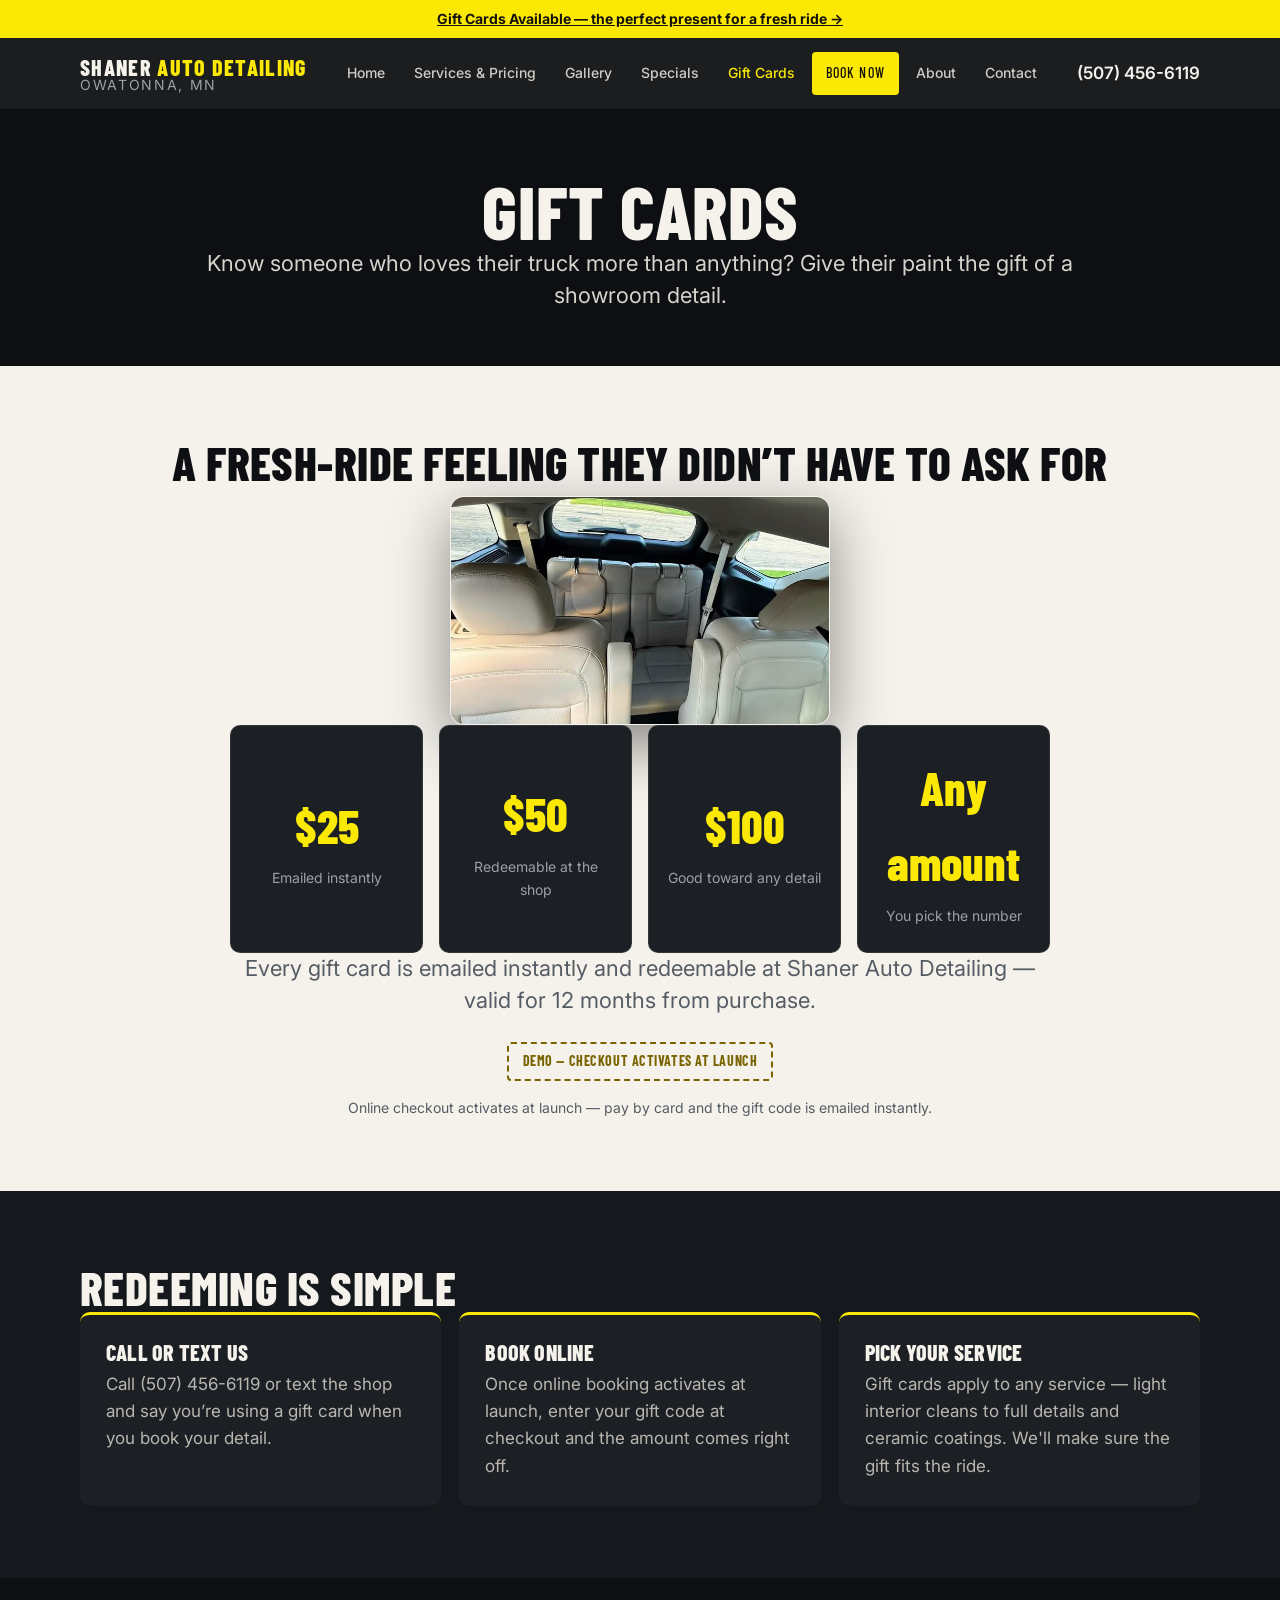
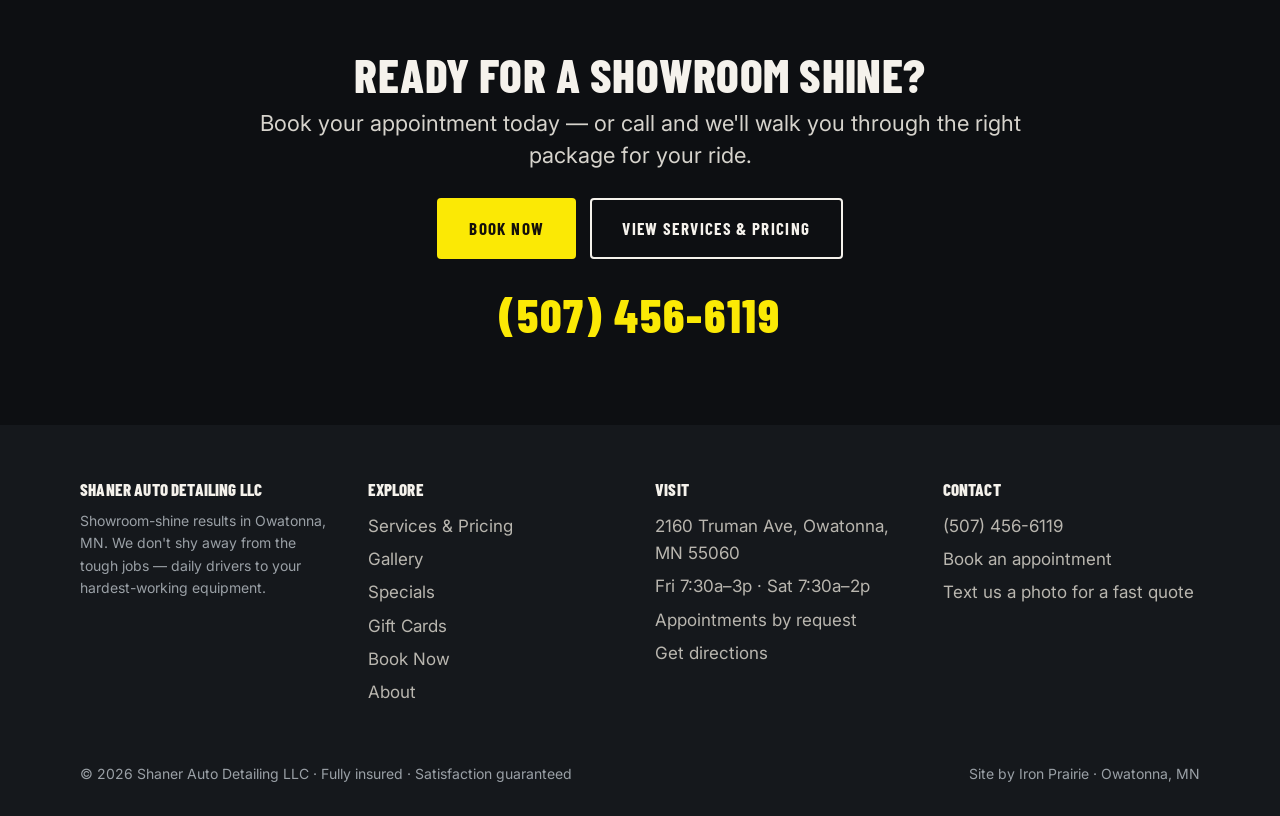
<file: gift-cards.html>
<!DOCTYPE html>
<html lang="en">
<head>
  <meta name="robots" content="noindex,nofollow">
  <meta name="referrer" content="no-referrer">
<meta charset="UTF-8">
<meta name="viewport" content="width=device-width, initial-scale=1.0">
<title>Gift Cards | Shaner Auto Detailing LLC — Owatonna, MN</title>
<meta name="description" content="Shaner Auto Detailing gift cards — give the gift of a showroom detail. Auto detailing gift certificates for Owatonna, MN, emailed instantly.">
<link rel="canonical" href="https://davebunn1.github.io/shaner-auto-detailing-website/gift-cards.html">
<meta property="og:title" content="Gift Cards | Shaner Auto Detailing LLC — Owatonna, MN">
<meta property="og:description" content="Shaner Auto Detailing gift cards — give the gift of a showroom detail, emailed instantly.">
<meta property="og:type" content="website">
<meta property="og:url" content="https://davebunn1.github.io/shaner-auto-detailing-website/gift-cards.html">
<meta property="og:image" content="https://davebunn1.github.io/shaner-auto-detailing-website/images/LOGO.jpg">
<link rel="preconnect" href="https://fonts.googleapis.com">
<link rel="preconnect" href="https://fonts.gstatic.com" crossorigin>
<link href="https://fonts.googleapis.com/css2?family=Barlow+Condensed:wght@600;700;800&family=Inter:wght@400;500;600&display=swap" rel="stylesheet">
<link rel="stylesheet" href="css/styles.css?v=20261026a">
<link rel="icon" href="data:image/svg+xml,<svg xmlns='http://www.w3.org/2000/svg' viewBox='0 0 100 100'><rect width='100' height='100' rx='16' fill='%230D0F12'/><text x='50' y='73' font-family='Arial,Helvetica,sans-serif' font-size='62' font-weight='bold' fill='%23FBE905' text-anchor='middle'>S</text></svg>">
</head>
<body>
<div class="topbar">
  <a href="gift-cards.html">Gift Cards Available — the perfect present for a fresh ride →</a>
</div>
<header class="site">
  <div class="container nav-wrap">
    <a class="brand" href="index.html">SHANER <span>AUTO DETAILING</span><small>Owatonna, MN</small></a>
    <nav class="main" aria-label="Main">
      <a href="index.html">Home</a>
      <a href="services-pricing.html">Services &amp; Pricing</a>
      <a href="gallery.html">Gallery</a>
      <a href="specials.html">Specials</a>
      <a href="gift-cards.html" class="active">Gift Cards</a>
      <a href="book.html" class="btn btn--primary btn-book">Book Now</a>
      <a href="about.html">About</a>
      <a href="contact.html">Contact</a>
    </nav>
    <div class="header-cta">
      <a class="header-phone" href="tel:+15074566119">(507) 456-6119</a>
      <button class="nav-toggle" aria-label="Menu" aria-expanded="false"><span class="nav-bar" aria-hidden="true"></span><span class="nav-bar" aria-hidden="true"></span><span class="nav-bar" aria-hidden="true"></span></button>
    </div>
  </div>
</header>
<main>
<section class="page-hero">
  <div class="container">
    <h1>Gift Cards</h1>
    <p class="lead">Know someone who loves their truck more than anything? Give their paint the gift of a showroom detail.</p>
  </div>
</section>

<section class="cta-band section--light">
  <div class="container">
    <h2>A fresh-ride feeling they didn’t have to ask for</h2>
    <figure class="giftcard-visual">
      <img src="images/IMG_6348.JPG" alt="Real showroom-shine result — Shaner Auto Detailing, Owatonna MN" loading="lazy">
    </figure>
    <div class="gift-denoms">
      <button type="button" class="gift-denom" data-demo="gift" data-amount="$25"><b>$25</b><span>Emailed instantly</span></button>
      <button type="button" class="gift-denom" data-demo="gift" data-amount="$50"><b>$50</b><span>Redeemable at the shop</span></button>
      <button type="button" class="gift-denom" data-demo="gift" data-amount="$100"><b>$100</b><span>Good toward any detail</span></button>
      <button type="button" class="gift-denom" data-demo="gift" data-amount="Any amount"><b>Any amount</b><span>You pick the number</span></button>
    </div>
    <p class="lead muted">Every gift card is emailed instantly and redeemable at Shaner Auto Detailing — valid for 12 months from purchase.</p>
    <p><span class="demo-badge">DEMO — checkout activates at launch</span></p>
    <p class="modal-note">Online checkout activates at launch — pay by card and the gift code is emailed instantly.</p>
  </div>
</section>

<section class="section--graphite">
  <div class="container">
    <h2>Redeeming is simple</h2>
    <div class="pillars">
      <div class="pillar">
        <h3>Call or text us</h3>
        <p>Call (507) 456-6119 or text the shop and say you’re using a gift card when you book your detail.</p>
      </div>
      <div class="pillar">
        <h3>Book online</h3>
        <p>Once online booking activates at launch, enter your gift code at checkout and the amount comes right off.</p>
      </div>
      <div class="pillar">
        <h3>Pick your service</h3>
        <p>Gift cards apply to any service — light interior cleans to full details and ceramic coatings. We'll make sure the gift fits the ride.</p>
      </div>
    </div>
  </div>
</section>
<section class="section--dark cta-band">
  <div class="container">
    <h2>Ready for a showroom shine?</h2>
    <p class="lead">Book your appointment today — or call and we'll walk you through the right package for your ride.</p>
    <div class="cta-actions">
      <a class="btn btn--primary" href="book.html">Book Now</a>
      <a class="btn btn--ghost" href="services-pricing.html">View Services &amp; Pricing</a>
    </div>
    <a class="cta-phone-big" href="tel:+15074566119">(507) 456-6119</a>
  </div>
</section>
</main>
<footer class="site">
  <div class="container">
    <div class="footer-grid">
      <div>
        <h4>Shaner Auto Detailing LLC</h4>
        <p style="color:var(--muted);font-size:var(--fs-small)">Showroom-shine results in Owatonna, MN. We don't shy away from the tough jobs — daily drivers to your hardest-working equipment.</p>
      </div>
      <div>
        <h4>Explore</h4>
        <ul>
          <li><a href="services-pricing.html">Services &amp; Pricing</a></li>
          <li><a href="gallery.html">Gallery</a></li>
          <li><a href="specials.html">Specials</a></li>
          <li><a href="gift-cards.html">Gift Cards</a></li>
          <li><a href="book.html">Book Now</a></li>
          <li><a href="about.html">About</a></li>
        </ul>
      </div>
      <div>
        <h4>Visit</h4>
        <ul>
          <li>2160 Truman Ave, Owatonna, MN 55060</li>
          <li>Fri 7:30a–3p · Sat 7:30a–2p</li>
          <li>Appointments by request</li>
          <li><a href="contact.html">Get directions</a></li>
        </ul>
      </div>
      <div>
        <h4>Contact</h4>
        <ul>
          <li><a href="tel:+15074566119">(507) 456-6119</a></li>
          <li><a href="book.html">Book an appointment</a></li>
          <li><a href="contact.html">Text us a photo for a fast quote</a></li>
        </ul>
      </div>
    </div>
    <div class="footer-bottom">
      <span>© 2026 Shaner Auto Detailing LLC · Fully insured · Satisfaction guaranteed</span>
      <span>Site by Iron Prairie · Owatonna, MN</span>
    </div>
  </div>
</footer>
<div class="mobile-bar">
  <a class="mb-book" href="book.html">Book Now</a>
  <a class="mb-call" href="tel:+15074566119">Call (507) 456-6119</a>
</div>
<script src="js/scripts.js"></script>
</body>
</html>
</file>
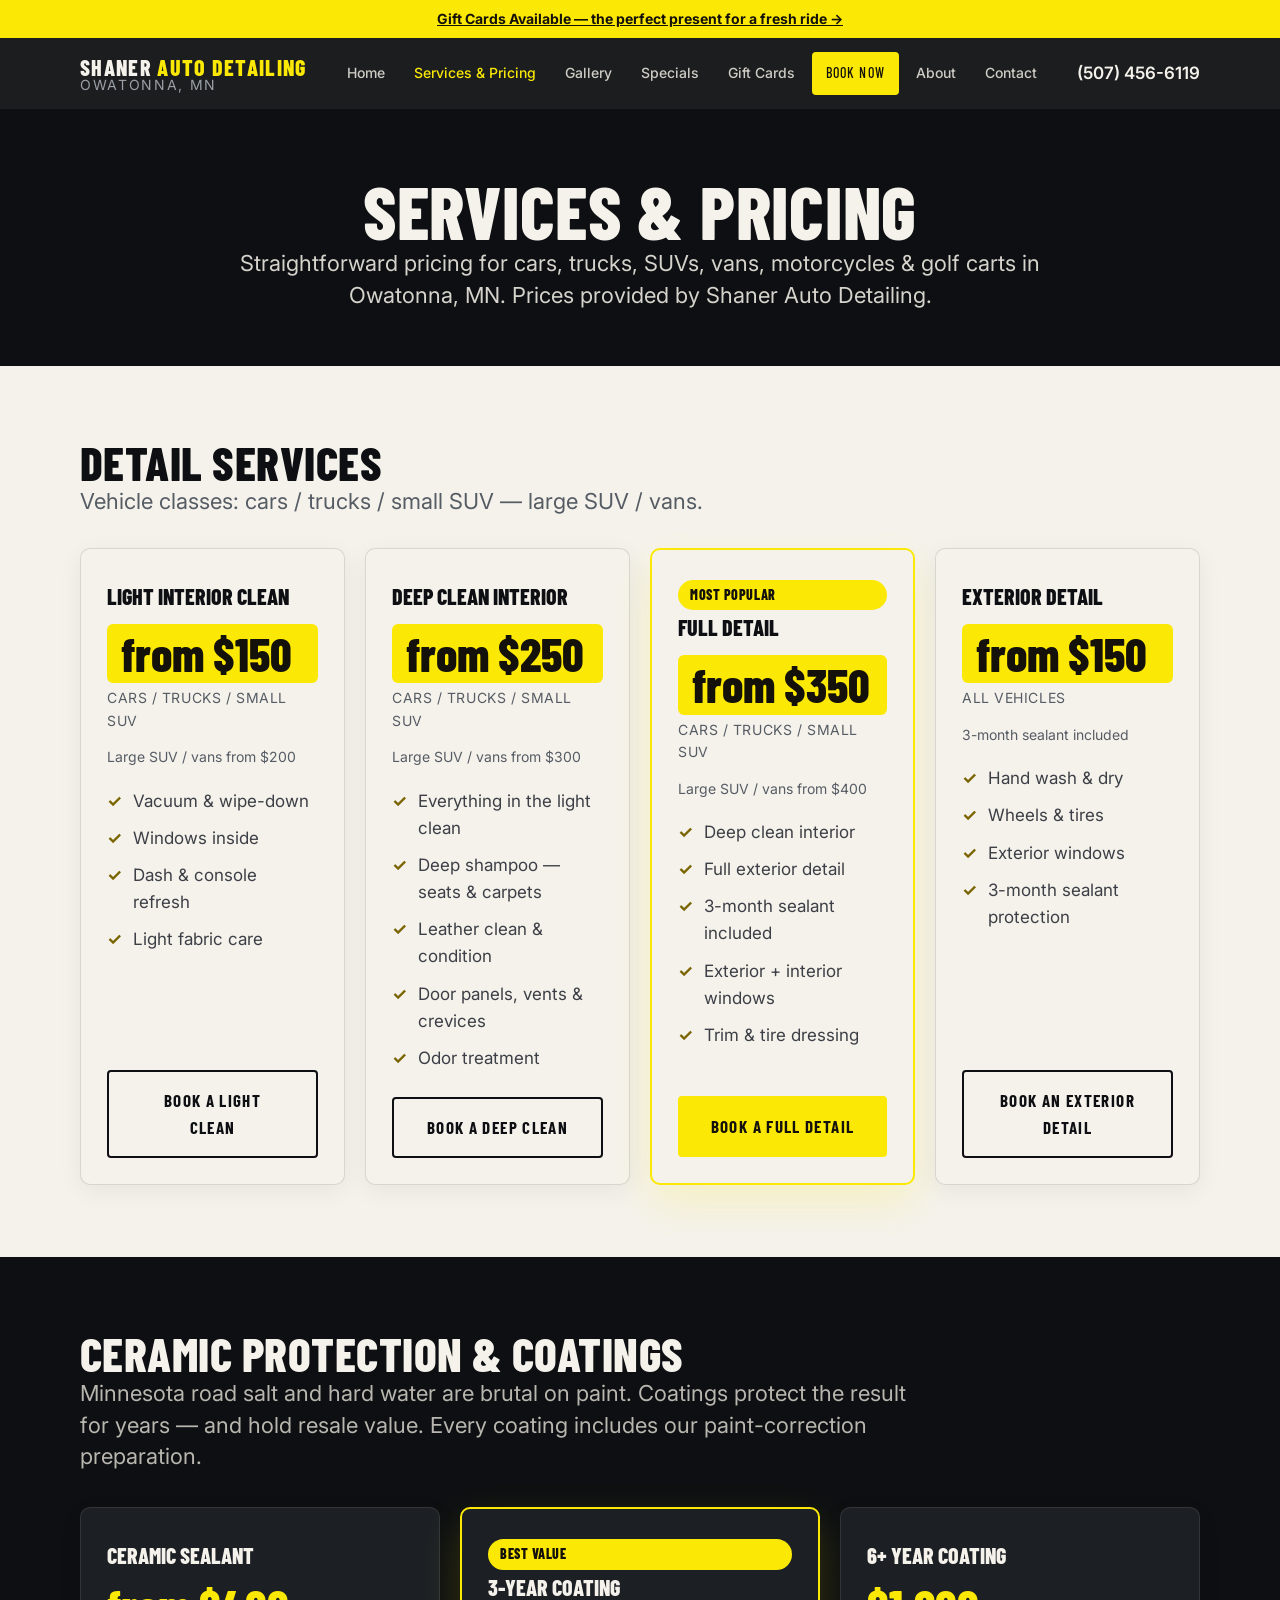
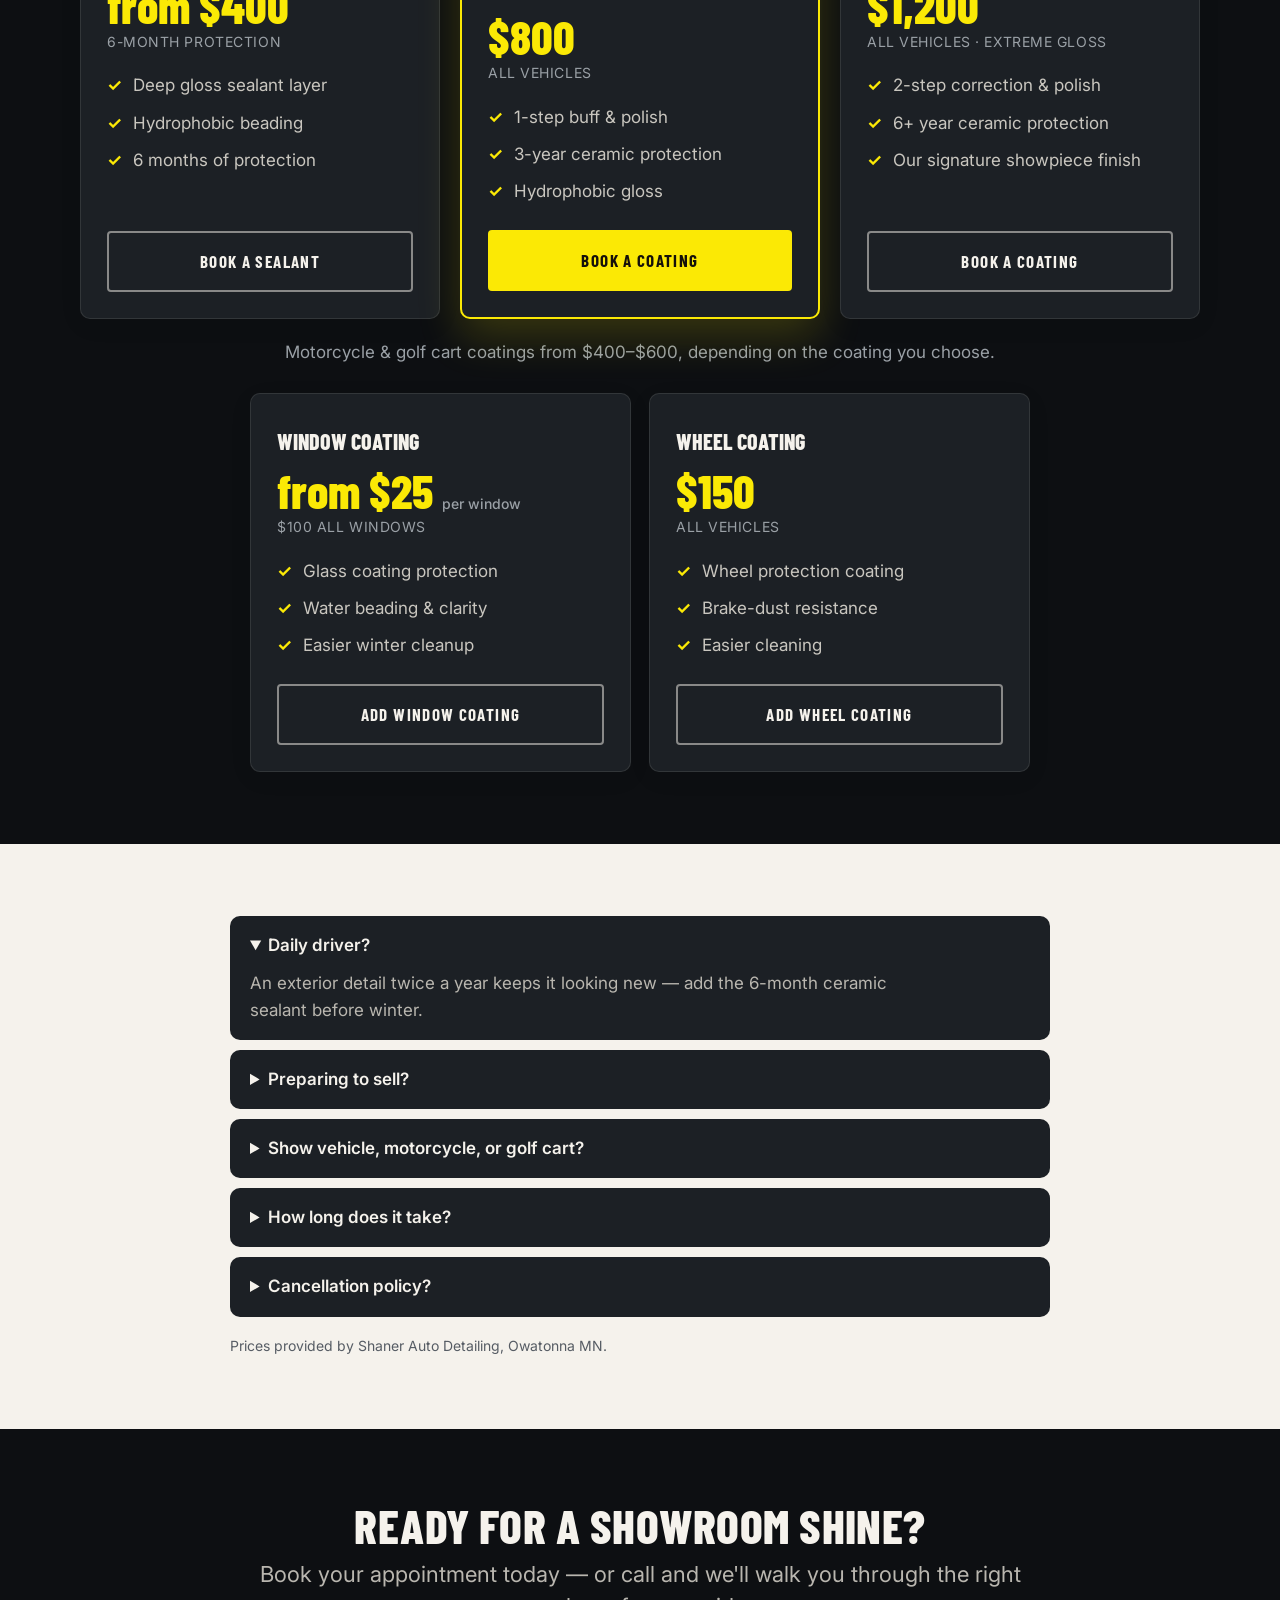
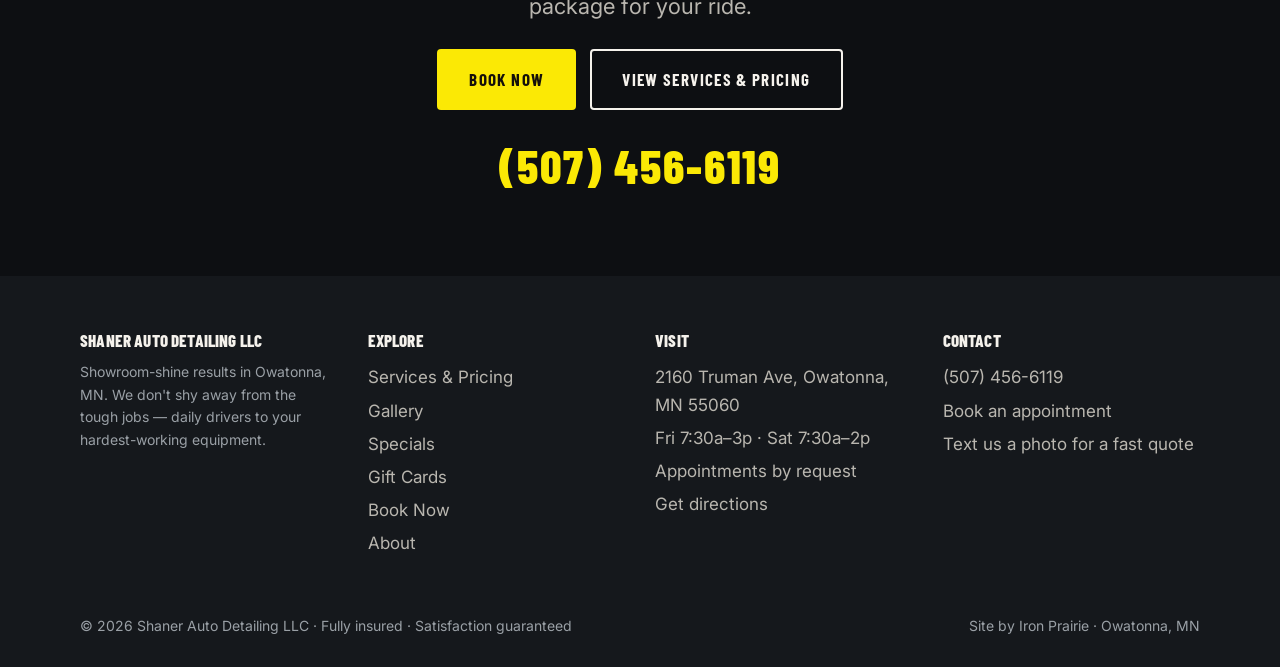
<file: services-pricing.html>
<!DOCTYPE html>
<html lang="en">
<head>
  <meta name="robots" content="noindex,nofollow">
  <meta name="referrer" content="no-referrer">
<meta charset="UTF-8">
<meta name="viewport" content="width=device-width, initial-scale=1.0">
<title>Auto Detailing Services &amp; Pricing in Owatonna, MN | Shaner Auto Detailing</title>
<meta name="description" content="Shaner Auto Detailing in Owatonna, MN — light &amp; deep interior cleans from $150, full details from $350, ceramic coatings from $800. Honest prices, real results.">
<link rel="canonical" href="https://davebunn1.github.io/shaner-auto-detailing-website/services-pricing.html">
<meta property="og:title" content="Auto Detailing Services &amp; Pricing in Owatonna, MN | Shaner Auto Detailing">
<meta property="og:description" content="Shaner Auto Detailing in Owatonna, MN — light &amp; deep interior cleans from $150, full details from $350, ceramic coatings from $800. Honest prices, real results.">
<meta property="og:type" content="website">
<meta property="og:url" content="https://davebunn1.github.io/shaner-auto-detailing-website/services-pricing.html">
<meta property="og:image" content="https://davebunn1.github.io/shaner-auto-detailing-website/images/IMG_6364.JPG">
<meta name="theme-color" content="#0D0F12">
<link rel="preconnect" href="https://fonts.googleapis.com">
<link rel="preconnect" href="https://fonts.gstatic.com" crossorigin>
<link href="https://fonts.googleapis.com/css2?family=Barlow+Condensed:wght@600;700;800&family=Inter:wght@400;500;600&display=swap" rel="stylesheet">
<link rel="stylesheet" href="css/styles.css?v=20261026a">
<link rel="icon" href="data:image/svg+xml,<svg xmlns='http://www.w3.org/2000/svg' viewBox='0 0 100 100'><rect width='100' height='100' rx='16' fill='%230D0F12'/><text x='50' y='73' font-family='Arial,Helvetica,sans-serif' font-size='62' font-weight='bold' fill='%23FBE905' text-anchor='middle'>S</text></svg>">
<script type="application/ld+json">
{
  "@context": "https://schema.org",
  "@type": "AutoDetailing",
  "name": "Shaner Auto Detailing LLC",
  "description": "Premium auto detailing, paint correction and ceramic coating in Owatonna, Minnesota.",
  "telephone": "+15074566119",
  "address": { "@type": "PostalAddress", "streetAddress": "2160 Truman Ave", "addressLocality": "Owatonna", "addressRegion": "MN", "postalCode": "55060", "addressCountry": "US" },
  "openingHours": ["Fr 07:30-15:00", "Sa 07:30-14:00"],
  "aggregateRating": { "@type": "AggregateRating", "ratingValue": "5.0", "reviewCount": "4" },
  "sameAs": ["https://www.facebook.com/groups/483912313063211/"]
}
</script>

</head>
<body>
<div class="topbar">
  <a href="gift-cards.html">Gift Cards Available — the perfect present for a fresh ride →</a>
</div>
<header class="site">
  <div class="container nav-wrap">
    <a class="brand" href="index.html">SHANER <span>AUTO DETAILING</span><small>Owatonna, MN</small></a>
    <nav class="main" aria-label="Main">
      <a href="index.html">Home</a>
      <a href="services-pricing.html" class="active">Services &amp; Pricing</a>
      <a href="gallery.html">Gallery</a>
      <a href="specials.html">Specials</a>
      <a href="gift-cards.html">Gift Cards</a>
      <a href="book.html" class="btn btn--primary btn-book">Book Now</a>
      <a href="about.html">About</a>
      <a href="contact.html">Contact</a>
    </nav>
    <div class="header-cta">
      <a class="header-phone" href="tel:+15074566119">(507) 456-6119</a>
      <button class="nav-toggle" aria-label="Menu" aria-expanded="false"><span class="nav-bar" aria-hidden="true"></span><span class="nav-bar" aria-hidden="true"></span><span class="nav-bar" aria-hidden="true"></span></button>
    </div>
  </div>
</header>
<main>
  <section class="page-hero">
    <div class="container">
      <h1 style="color:var(--cream)">Services &amp; Pricing</h1>
      <p class="lead" style="color:#d6d3cc">Straightforward pricing for cars, trucks, SUVs, vans, motorcycles &amp; golf carts in Owatonna, MN. Prices provided by Shaner Auto Detailing.</p>
    </div>
  </section>

  <section class="section--light">
    <div class="container">
      <h2>Detail services</h2>
      <p class="lead muted">Vehicle classes: cars / trucks / small SUV — large SUV / vans.</p>
      <div class="pkg-cards" style="margin-top:30px">
        <div class="pkg-card">
          <div class="pkg-name">Light Interior Clean</div>
          <div class="pkg-price">from $150</div>
          <div class="pkg-time">Cars / trucks / small SUV</div>
          <p class="pkg-note">Large SUV / vans from $200</p>
          <ul class="pkg-includes">
            <li>Vacuum &amp; wipe-down</li>
            <li>Windows inside</li>
            <li>Dash &amp; console refresh</li>
            <li>Light fabric care</li>
          </ul>
          <a class="btn btn--darkghost btn--block" href="book.html">Book a light clean</a>
        </div>
        <div class="pkg-card">
          <div class="pkg-name">Deep Clean Interior</div>
          <div class="pkg-price">from $250</div>
          <div class="pkg-time">Cars / trucks / small SUV</div>
          <p class="pkg-note">Large SUV / vans from $300</p>
          <ul class="pkg-includes">
            <li>Everything in the light clean</li>
            <li>Deep shampoo — seats &amp; carpets</li>
            <li>Leather clean &amp; condition</li>
            <li>Door panels, vents &amp; crevices</li>
            <li>Odor treatment</li>
          </ul>
          <a class="btn btn--darkghost btn--block" href="book.html">Book a deep clean</a>
        </div>
        <div class="pkg-card pkg-card--popular">
          <div class="popular-tag">Most Popular</div>
          <div class="pkg-name">Full Detail</div>
          <div class="pkg-price">from $350</div>
          <div class="pkg-time">Cars / trucks / small SUV</div>
          <p class="pkg-note">Large SUV / vans from $400</p>
          <ul class="pkg-includes">
            <li>Deep clean interior</li>
            <li>Full exterior detail</li>
            <li>3-month sealant included</li>
            <li>Exterior + interior windows</li>
            <li>Trim &amp; tire dressing</li>
          </ul>
          <a class="btn btn--primary btn--block" href="book.html">Book a full detail</a>
        </div>
        <div class="pkg-card">
          <div class="pkg-name">Exterior Detail</div>
          <div class="pkg-price">from $150</div>
          <div class="pkg-time">All vehicles</div>
          <p class="pkg-note">3-month sealant included</p>
          <ul class="pkg-includes">
            <li>Hand wash &amp; dry</li>
            <li>Wheels &amp; tires</li>
            <li>Exterior windows</li>
            <li>3-month sealant protection</li>
          </ul>
          <a class="btn btn--darkghost btn--block" href="book.html">Book an exterior detail</a>
        </div>
      </div>
    </div>
  </section>

  <section class="section--dark">
    <div class="container">
      <h2 style="color:var(--cream)">Ceramic protection &amp; coatings</h2>
      <p class="lead muted" style="color:#b9b6af">Minnesota road salt and hard water are brutal on paint. Coatings protect the result for years — and hold resale value. Every coating includes our paint-correction preparation.</p>
      <div class="pkg-cards" style="margin-top:34px">
        <div class="pkg-card">
          <div class="pkg-name">Ceramic Sealant</div>
          <div class="pkg-price">from $400</div>
          <div class="pkg-time">6-month protection</div>
          <ul class="pkg-includes">
            <li>Deep gloss sealant layer</li>
            <li>Hydrophobic beading</li>
            <li>6 months of protection</li>
          </ul>
          <a class="btn btn--darkghost btn--block" href="book.html">Book a sealant</a>
        </div>
        <div class="pkg-card pkg-card--popular">
          <div class="popular-tag">Best Value</div>
          <div class="pkg-name">3-Year Coating</div>
          <div class="pkg-price">$800</div>
          <div class="pkg-time">All vehicles</div>
          <ul class="pkg-includes">
            <li>1-step buff &amp; polish</li>
            <li>3-year ceramic protection</li>
            <li>Hydrophobic gloss</li>
          </ul>
          <a class="btn btn--primary btn--block" href="book.html">Book a coating</a>
        </div>
        <div class="pkg-card">
          <div class="pkg-name">6+ Year Coating</div>
          <div class="pkg-price">$1,200</div>
          <div class="pkg-time">All vehicles · extreme gloss</div>
          <ul class="pkg-includes">
            <li>2-step correction &amp; polish</li>
            <li>6+ year ceramic protection</li>
            <li>Our signature showpiece finish</li>
          </ul>
          <a class="btn btn--darkghost btn--block" href="book.html">Book a coating</a>
        </div>
      </div>
      <p style="text-align:center;color:var(--muted);font-size:var(--fs-body);margin-top:20px">Motorcycle &amp; golf cart coatings from $400–$600, depending on the coating you choose.</p>
      <div style="display:grid;grid-template-columns:repeat(auto-fit,minmax(240px,1fr));gap:18px;max-width:780px;margin:26px auto 0">
        <div class="pkg-card">
          <div class="pkg-name">Window Coating</div>
          <div class="pkg-price">from $25 <small>per window</small></div>
          <div class="pkg-time">$100 all windows</div>
          <ul class="pkg-includes">
            <li>Glass coating protection</li>
            <li>Water beading &amp; clarity</li>
            <li>Easier winter cleanup</li>
          </ul>
          <a class="btn btn--darkghost btn--block" href="book.html">Add window coating</a>
        </div>
        <div class="pkg-card">
          <div class="pkg-name">Wheel Coating</div>
          <div class="pkg-price">$150</div>
          <div class="pkg-time">All vehicles</div>
          <ul class="pkg-includes">
            <li>Wheel protection coating</li>
            <li>Brake-dust resistance</li>
            <li>Easier cleaning</li>
          </ul>
          <a class="btn btn--darkghost btn--block" href="book.html">Add wheel coating</a>
        </div>
      </div>
    </div>
  </section>

  <section class="section--light">
    <div class="container" style="max-width:820px">
      <div class="faq">
        <details open>
          <summary>Daily driver?</summary>
          <p>An exterior detail twice a year keeps it looking new — add the 6-month ceramic sealant before winter.</p>
        </details>
        <details>
          <summary>Preparing to sell?</summary>
          <p>A full detail is the highest-return upgrade you can make before listing.</p>
        </details>
        <details>
          <summary>Show vehicle, motorcycle, or golf cart?</summary>
          <p>Coatings are where the magic happens — ask us which protection tier fits how you use it.</p>
        </details>
        <details>
          <summary>How long does it take?</summary>
          <p>Every job is different — we'll give you an exact window when you book. No surprises.</p>
        </details>
        <details>
          <summary>Cancellation policy?</summary>
          <p>We get it, life happens — just let us know ahead of time. Plain and simple.</p>
        </details>
      </div>
      <p style="font-size:var(--fs-small);color:var(--muted);margin-top:18px">Prices provided by Shaner Auto Detailing, Owatonna MN.</p>
    </div>
  </section>
  <section class="section--dark cta-band">
    <div class="container">
      <h2 style="color:var(--cream)">Ready for a showroom shine?</h2>
      <p class="lead" style="color:#b9b6af">Book your appointment today — or call and we'll walk you through the right package for your ride.</p>
      <div class="cta-actions">
        <a class="btn btn--primary" href="book.html">Book Now</a>
        <a class="btn btn--ghost" href="services-pricing.html">View Services &amp; Pricing</a>
      </div>
      <a class="cta-phone-big" href="tel:+15074566119">(507) 456-6119</a>
    </div>
  </section>
</main>
<footer class="site">
  <div class="container">
    <div class="footer-grid">
      <div>
        <h4>Shaner Auto Detailing LLC</h4>
        <p style="color:var(--muted);font-size:var(--fs-small)">Showroom-shine results in Owatonna, MN. We don't shy away from the tough jobs — daily drivers to your hardest-working equipment.</p>
      </div>
      <div>
        <h4>Explore</h4>
        <ul>
          <li><a href="services-pricing.html">Services &amp; Pricing</a></li>
          <li><a href="gallery.html">Gallery</a></li>
          <li><a href="specials.html">Specials</a></li>
          <li><a href="gift-cards.html">Gift Cards</a></li>
          <li><a href="book.html">Book Now</a></li>
          <li><a href="about.html">About</a></li>
        </ul>
      </div>
      <div>
        <h4>Visit</h4>
        <ul>
          <li>2160 Truman Ave, Owatonna, MN 55060</li>
          <li>Fri 7:30a–3p · Sat 7:30a–2p</li>
          <li>Appointments by request</li>
          <li><a href="contact.html">Get directions</a></li>
        </ul>
      </div>
      <div>
        <h4>Contact</h4>
        <ul>
          <li><a href="tel:+15074566119">(507) 456-6119</a></li>
          <li><a href="book.html">Book an appointment</a></li>
          <li><a href="contact.html">Text us a photo for a fast quote</a></li>
        </ul>
      </div>
    </div>
    <div class="footer-bottom">
      <span>© 2026 Shaner Auto Detailing LLC · Fully insured · Satisfaction guaranteed</span>
      <span>Site by Iron Prairie · Owatonna, MN</span>
    </div>
  </div>
</footer>
<div class="mobile-bar">
  <a class="mb-book" href="book.html">Book Now</a>
  <a class="mb-call" href="tel:+15074566119">Call (507) 456-6119</a>
</div>
<script src="js/scripts.js"></script>
</body>
</html>
</file>
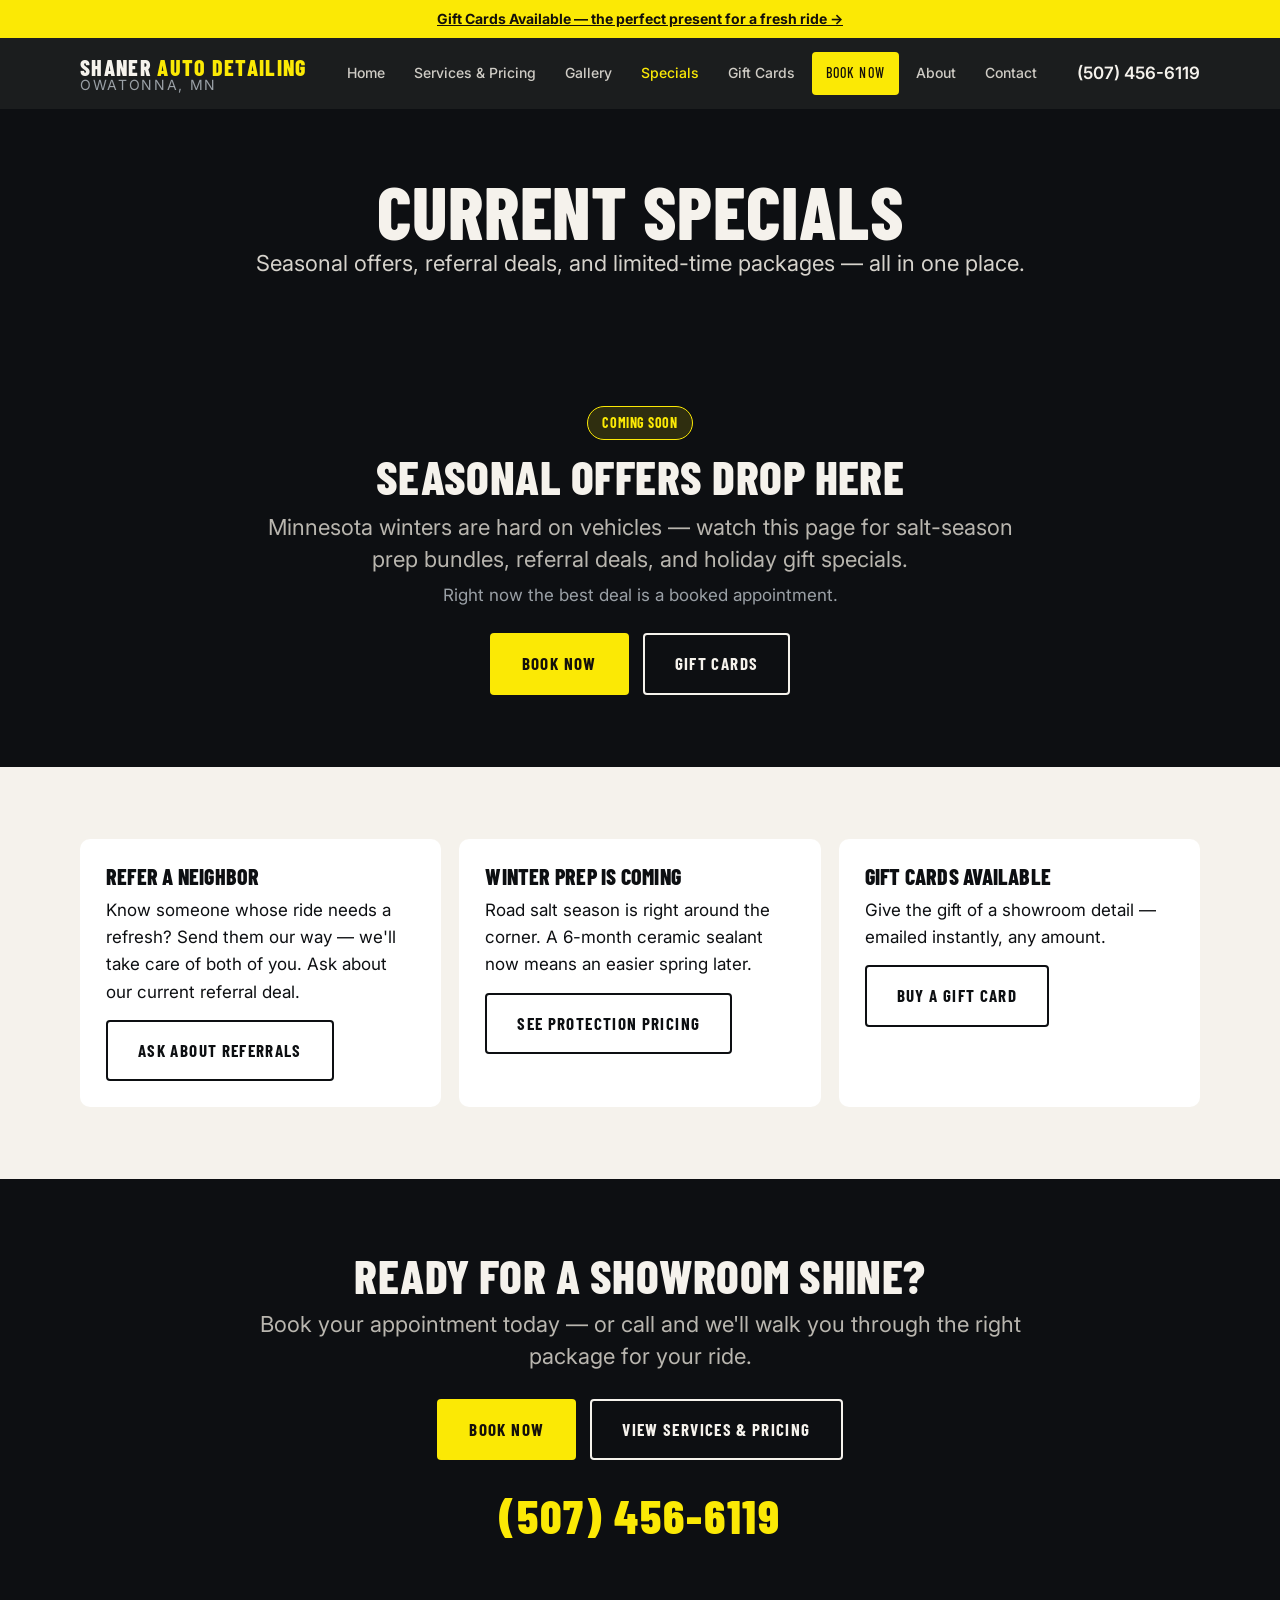
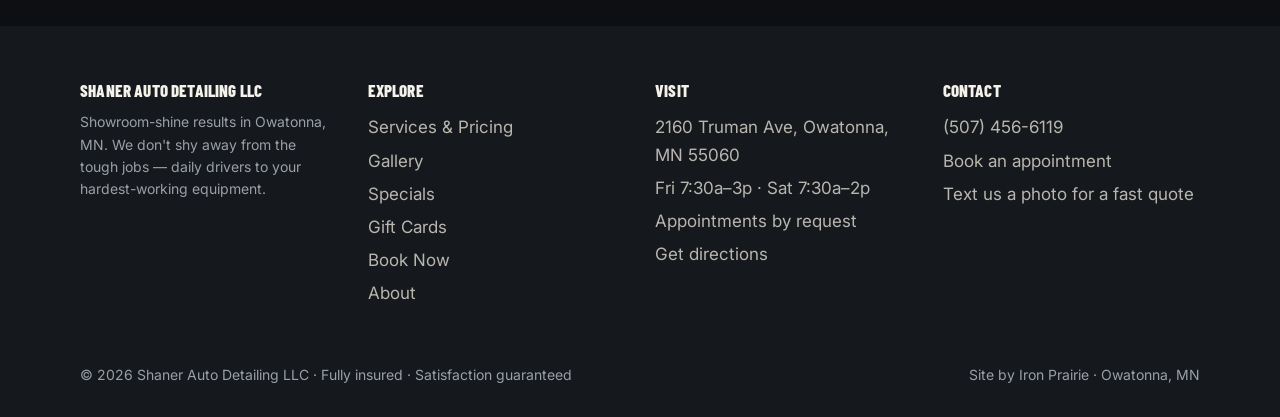
<file: specials.html>
<!DOCTYPE html>
<html lang="en">
<head>
  <meta name="robots" content="noindex,nofollow">
  <meta name="referrer" content="no-referrer">
<meta charset="UTF-8">
<meta name="viewport" content="width=device-width, initial-scale=1.0">
<title>Specials | Shaner Auto Detailing LLC — Owatonna, MN</title>
<meta name="description" content="Shaner Auto Detailing specials in Owatonna, MN — seasonal offers, referral deals and gift cards. Auto detailing in Owatonna at an honest price.">
<link rel="canonical" href="https://davebunn1.github.io/shaner-auto-detailing-website/specials.html">
<meta property="og:title" content="Specials | Shaner Auto Detailing LLC — Owatonna, MN">
<meta property="og:description" content="Shaner Auto Detailing specials in Owatonna, MN — seasonal offers, referral deals and gift cards. Auto detailing in Owatonna at an honest price.">
<meta property="og:type" content="website">
<meta property="og:url" content="https://davebunn1.github.io/shaner-auto-detailing-website/specials.html">
<meta property="og:image" content="https://davebunn1.github.io/shaner-auto-detailing-website/images/IMG_6364.JPG">
<meta name="theme-color" content="#0D0F12">
<link rel="preconnect" href="https://fonts.googleapis.com">
<link rel="preconnect" href="https://fonts.gstatic.com" crossorigin>
<link href="https://fonts.googleapis.com/css2?family=Barlow+Condensed:wght@600;700;800&family=Inter:wght@400;500;600&display=swap" rel="stylesheet">
<link rel="stylesheet" href="css/styles.css?v=20261026a">
<link rel="icon" href="data:image/svg+xml,<svg xmlns='http://www.w3.org/2000/svg' viewBox='0 0 100 100'><rect width='100' height='100' rx='16' fill='%230D0F12'/><text x='50' y='73' font-family='Arial,Helvetica,sans-serif' font-size='62' font-weight='bold' fill='%23FBE905' text-anchor='middle'>S</text></svg>">
<script type="application/ld+json">
{
  "@context": "https://schema.org",
  "@type": "AutoDetailing",
  "name": "Shaner Auto Detailing LLC",
  "description": "Premium auto detailing, paint correction and ceramic coating in Owatonna, Minnesota.",
  "telephone": "+15074566119",
  "address": { "@type": "PostalAddress", "streetAddress": "2160 Truman Ave", "addressLocality": "Owatonna", "addressRegion": "MN", "postalCode": "55060", "addressCountry": "US" },
  "openingHours": ["Fr 07:30-15:00", "Sa 07:30-14:00"],
  "aggregateRating": { "@type": "AggregateRating", "ratingValue": "5.0", "reviewCount": "4" },
  "sameAs": ["https://www.facebook.com/groups/483912313063211/"]
}
</script>

</head>
<body>
<div class="topbar">
  <a href="gift-cards.html">Gift Cards Available — the perfect present for a fresh ride →</a>
</div>
<header class="site">
  <div class="container nav-wrap">
    <a class="brand" href="index.html">SHANER <span>AUTO DETAILING</span><small>Owatonna, MN</small></a>
    <nav class="main" aria-label="Main">
      <a href="index.html">Home</a>
      <a href="services-pricing.html">Services &amp; Pricing</a>
      <a href="gallery.html">Gallery</a>
      <a href="specials.html" class="active">Specials</a>
      <a href="gift-cards.html">Gift Cards</a>
      <a href="book.html" class="btn btn--primary btn-book">Book Now</a>
      <a href="about.html">About</a>
      <a href="contact.html">Contact</a>
    </nav>
    <div class="header-cta">
      <a class="header-phone" href="tel:+15074566119">(507) 456-6119</a>
      <button class="nav-toggle" aria-label="Menu" aria-expanded="false"><span class="nav-bar" aria-hidden="true"></span><span class="nav-bar" aria-hidden="true"></span><span class="nav-bar" aria-hidden="true"></span></button>
    </div>
  </div>
</header>
<main>
  <section class="page-hero">
    <div class="container">
      <h1 style="color:var(--cream)">Current Specials</h1>
      <p class="lead" style="color:#d6d3cc">Seasonal offers, referral deals, and limited-time packages — all in one place.</p>
    </div>
  </section>

  <section class="section--dark">
    <div class="container" style="max-width:760px;text-align:center">
      <span class="offer-deadline">Coming soon</span>
      <h2 style="color:var(--cream)">Seasonal offers drop here</h2>
      <p class="lead" style="color:#b9b6af;margin:12px auto 6px">Minnesota winters are hard on vehicles — watch this page for salt-season prep bundles, referral deals, and holiday gift specials.</p>
      <p style="color:var(--muted);font-size:var(--fs-body)">Right now the best deal is a booked appointment.</p>
      <div class="cta-actions" style="margin-top:24px">
        <a class="btn btn--primary" href="book.html">Book Now</a>
        <a class="btn btn--ghost" href="gift-cards.html">Gift Cards</a>
      </div>
    </div>
  </section>

  <section class="section--light">
    <div class="container" style="display:grid;grid-template-columns:repeat(auto-fit,minmax(280px,1fr));gap:18px">
      <div class="promo-card">
        <h3>Refer a neighbor</h3>
        <p style="font-size:var(--fs-body);margin:10px 0">Know someone whose ride needs a refresh? Send them our way — we'll take care of both of you. Ask about our current referral deal.</p>
        <p style="margin-top:14px"><a class="btn btn--darkghost" href="contact.html">Ask about referrals</a></p>
      </div>
      <div class="promo-card">
        <h3>Winter prep is coming</h3>
        <p style="font-size:var(--fs-body);margin:10px 0">Road salt season is right around the corner. A 6-month ceramic sealant now means an easier spring later.</p>
        <p style="margin-top:14px"><a class="btn btn--darkghost" href="services-pricing.html">See protection pricing</a></p>
      </div>
      <div class="promo-card">
        <h3>Gift cards available</h3>
        <p style="font-size:var(--fs-body);margin:10px 0">Give the gift of a showroom detail — emailed instantly, any amount.</p>
        <p style="margin-top:14px"><a class="btn btn--darkghost" href="gift-cards.html">Buy a gift card</a></p>
      </div>
    </div>
  </section>
  <section class="section--dark cta-band">
    <div class="container">
      <h2 style="color:var(--cream)">Ready for a showroom shine?</h2>
      <p class="lead" style="color:#b9b6af">Book your appointment today — or call and we'll walk you through the right package for your ride.</p>
      <div class="cta-actions">
        <a class="btn btn--primary" href="book.html">Book Now</a>
        <a class="btn btn--ghost" href="services-pricing.html">View Services &amp; Pricing</a>
      </div>
      <a class="cta-phone-big" href="tel:+15074566119">(507) 456-6119</a>
    </div>
  </section>
</main>
<footer class="site">
  <div class="container">
    <div class="footer-grid">
      <div>
        <h4>Shaner Auto Detailing LLC</h4>
        <p style="color:var(--muted);font-size:var(--fs-small)">Showroom-shine results in Owatonna, MN. We don't shy away from the tough jobs — daily drivers to your hardest-working equipment.</p>
      </div>
      <div>
        <h4>Explore</h4>
        <ul>
          <li><a href="services-pricing.html">Services &amp; Pricing</a></li>
          <li><a href="gallery.html">Gallery</a></li>
          <li><a href="specials.html">Specials</a></li>
          <li><a href="gift-cards.html">Gift Cards</a></li>
          <li><a href="book.html">Book Now</a></li>
          <li><a href="about.html">About</a></li>
        </ul>
      </div>
      <div>
        <h4>Visit</h4>
        <ul>
          <li>2160 Truman Ave, Owatonna, MN 55060</li>
          <li>Fri 7:30a–3p · Sat 7:30a–2p</li>
          <li>Appointments by request</li>
          <li><a href="contact.html">Get directions</a></li>
        </ul>
      </div>
      <div>
        <h4>Contact</h4>
        <ul>
          <li><a href="tel:+15074566119">(507) 456-6119</a></li>
          <li><a href="book.html">Book an appointment</a></li>
          <li><a href="contact.html">Text us a photo for a fast quote</a></li>
        </ul>
      </div>
    </div>
    <div class="footer-bottom">
      <span>© 2026 Shaner Auto Detailing LLC · Fully insured · Satisfaction guaranteed</span>
      <span>Site by Iron Prairie · Owatonna, MN</span>
    </div>
  </div>
</footer>
<div class="mobile-bar">
  <a class="mb-book" href="book.html">Book Now</a>
  <a class="mb-call" href="tel:+15074566119">Call (507) 456-6119</a>
</div>
<script src="js/scripts.js"></script>
</body>
</html>
</file>
<file: css/styles.css>
/* ============================================================
   SHANER AUTO DETAILING LLC — shared design system
   Iron Prairie · 2026-09-06 · premium dark/Shaner-yellow detailing
   Workers: use ONLY classes defined here. Never inline styles.
   ============================================================ */

:root {
  --charcoal: #0D0F12;
  --graphite: #15181C;
  --graphite-2: #1C2025;
  --amber: #FBE905;
  --amber-hover: #E4D600;
  --cream: #F5F2EC;
  --muted: #9AA0A6;
  --line: rgba(245, 242, 236, 0.10);
  --line-light: rgba(13, 15, 18, 0.12);
  --radius: 10px;
  --container: 1120px;
  --shadow: 0 20px 60px rgba(0,0,0,0.45);
  --font-display: "Barlow Condensed", "Arial Narrow", sans-serif;
  --font-body: "Inter", system-ui, -apple-system, sans-serif;

  /* Type scale — five steps, nothing in between (references/type.md §2).
     display / head / lead / body / small */
  --fs-small: 0.875rem;                                        /* 14px  captions, labels, legal */
  --fs-body: 1.0625rem;                                        /* 17px  running text */
  --fs-lead: clamp(1.25rem, 1.05rem + 0.45vw, 1.375rem);       /* 20–22px supporting line, card titles */
  --fs-head: clamp(1.75rem, 1.2rem + 2.2vw, 3rem);             /* 28–48px section headings, prices */
  --fs-display: clamp(2.15rem, 6vw, 4.6rem);                   /* 34–74px page title */
}

* { margin: 0; padding: 0; box-sizing: border-box; }

html { scroll-behavior: smooth; }

body {
  font-family: var(--font-body);
  font-size: var(--fs-body);
  color: var(--charcoal);
  background: var(--cream);
  line-height: 1.6;
  -webkit-font-smoothing: antialiased;
}

img { max-width: 100%; display: block; }
a { color: var(--amber); text-decoration: none; }
a:hover { color: var(--amber-hover); }
ul { list-style: none; }

.container { width: min(var(--container), 92%); margin-inline: auto; }
.sr-only { position: absolute; width: 1px; height: 1px; padding: 0; margin: -1px; overflow: hidden; clip: rect(0 0 0 0); white-space: nowrap; border: 0; }

section { padding: 72px 0; }
.section--dark { background: var(--charcoal); color: var(--cream); }
.section--graphite { background: var(--graphite); color: var(--cream); }
.section--light { background: var(--cream); color: var(--charcoal); }

.eyebrow {
  font-family: var(--font-display);
  text-transform: uppercase;
  letter-spacing: 0.24em;
  font-weight: 700;
  font-size: var(--fs-small);
  color: var(--amber);
  margin-bottom: 10px;
}

h1, h2, h3, h4 {
  font-family: var(--font-display);
  font-weight: 800;
  line-height: 1.02;
  letter-spacing: 0.01em;
  text-transform: uppercase;
}

h1 { font-size: var(--fs-display); text-wrap: balance; }
h2 { font-size: var(--fs-head); text-wrap: balance; }
h3 { font-size: var(--fs-lead); }

.section--light h1, .section--light h2, .section--light h3,
section:not(.section--dark):not(.section--graphite) h2,
section:not(.section--dark):not(.section--graphite) h3 { color: var(--charcoal); }
.section--dark h1, .section--dark h2, .section--dark h3,
.section--graphite h1, .section--graphite h2, .section--graphite h3 { color: var(--cream); }

.lead { font-size: var(--fs-lead); line-height: 1.45; max-width: 60ch; }
.section--dark .lead, .section--graphite .lead { color: #d6d3cc; }
.muted { color: var(--muted); }

/* ---------- Buttons ---------- */
.btn {
  display: inline-block;
  font-family: var(--font-display);
  font-weight: 700;
  text-transform: uppercase;
  letter-spacing: 0.08em;
  font-size: var(--fs-body);
  padding: 15px 30px;
  border-radius: 4px;
  border: 2px solid transparent;
  cursor: pointer;
  transition: all 0.18s ease;
  text-align: center;
}
.btn--primary { background: var(--amber); color: #14100a; }
.btn--primary:hover { background: var(--amber-hover); color: #14100a; transform: translateY(-1px); }
.btn--ghost { border-color: var(--cream); color: var(--cream); background: transparent; }
.btn--ghost:hover { background: rgba(245,242,236,0.10); color: var(--cream); }
.btn--darkghost { border-color: var(--charcoal); color: var(--charcoal); background: transparent; }
.btn--darkghost:hover { background: rgba(13,15,18,0.06); color: var(--charcoal); }
.btn--block { display: block; width: 100%; }
.btn-book { white-space: nowrap; }

/* ---------- Top gift-card strip ---------- */
.topbar {
  background: var(--amber);
  color: #14100a;
  text-align: center;
  font-weight: 600;
  font-size: var(--fs-small);
  padding: 8px 16px;
}
.topbar a { color: #14100a; text-decoration: underline; font-weight: 700; }
.topbar a:hover { color: #000; }

/* ---------- Header ---------- */
header.site {
  position: sticky; top: 0; z-index: 100;
  background: rgba(13,15,18,0.94);
  backdrop-filter: blur(10px);
}
.nav-wrap { display: flex; align-items: center; justify-content: space-between; gap: 20px; padding: 14px 0; }
.brand { font-family: var(--font-display); font-weight: 800; text-transform: uppercase; letter-spacing: 0.06em; color: var(--cream); font-size: var(--fs-lead); line-height: 1; }
.brand span { color: var(--amber); }
.brand small { display: block; font-family: var(--font-body); font-weight: 400; font-size: var(--fs-small); letter-spacing: 0.12em; color: var(--muted); text-transform: uppercase; }
nav.main ul { display: flex; align-items: center; gap: 4px; flex-wrap: wrap; }
nav.main a {
  color: #cfccc5; font-weight: 500; font-size: var(--fs-small);
  padding: 8px 12px; border-radius: 4px;
}
nav.main a:hover { color: var(--cream); }
nav.main a.active { color: var(--amber); }
.header-cta { display: flex; align-items: center; gap: 12px; }
.header-phone { color: var(--cream); font-weight: 600; white-space: nowrap; }
.header-phone:hover { color: var(--amber); }
.nav-toggle { display: none; background: none; border: 0; padding: 8px; color: var(--cream); cursor: pointer; line-height: 0; }
.nav-toggle .nav-bar { display: block; width: 24px; height: 2px; background: currentColor; border-radius: 2px; }
.nav-toggle .nav-bar + .nav-bar { margin-top: 6px; }

/* ---------- Mobile bottom action bar ---------- */
.mobile-bar { display: none; }

/* ---------- Hero ---------- */
.hero {
  position: relative;
  background: var(--charcoal) center/cover no-repeat;
  color: var(--cream);
  text-align: center;
  padding: 96px 0 110px;
  overflow: hidden;
}
.hero::before {
  content: "";
  position: absolute; inset: 0;
  background: linear-gradient(180deg, rgba(13,15,18,0.55) 0%, rgba(13,15,18,0.82) 100%);
}
.hero > .container { position: relative; z-index: 2; }
.hero-logo { display: flex; justify-content: center; margin-bottom: 26px; }
.hero-logo img {
  width: min(500px, 90vw);
  filter: drop-shadow(0 0 34px rgba(251,233,5,0.35));
}
.hero h1 { margin-bottom: 18px; color: var(--cream); }
.hero .lead { margin-inline: auto; margin-bottom: 30px; }
.hero-ctas { display: flex; gap: 14px; justify-content: center; flex-wrap: wrap; }
.hero-wordmark { font-family: var(--font-display); font-weight: 800; font-size: clamp(2.8rem, 8vw, 5rem); letter-spacing: 0.02em; line-height: 0.95; text-transform: uppercase; color: var(--cream); }
.hero-wordmark span { color: var(--amber); }
.hero-wordmark-sub { font-family: var(--font-display); letter-spacing: 0.42em; text-transform: uppercase; font-weight: 600; color: var(--muted); font-size: clamp(0.8rem, 2vw, 1.05rem); margin-top: 6px; }
.hero--home { background-image: url('../images/IMG_6365.JPG'); }

/* ---------- Trust ribbon / stats ---------- */
.trust-ribbon { display: flex; gap: 26px; justify-content: center; flex-wrap: wrap; margin-top: 34px; color: #d6d3cc; font-size: var(--fs-body); font-weight: 500; }
.trust-ribbon b { color: var(--amber); }
.stat-band { display: grid; grid-template-columns: repeat(auto-fit, minmax(190px, 1fr)); gap: 18px; }
.stat { background: var(--graphite-2); border-radius: var(--radius); padding: 22px; text-align: center; }
.stat b { display: block; font-family: var(--font-display); font-size: var(--fs-head); font-weight: 800; color: var(--amber); line-height: 1; }
.stat span { font-size: var(--fs-small); color: var(--muted); text-transform: uppercase; letter-spacing: 0.04em; }

/* ---------- Pillars ---------- */
.pillars { display: grid; grid-template-columns: repeat(auto-fit, minmax(240px, 1fr)); gap: 18px; }
.pillar { background: var(--graphite-2); border-top: 3px solid var(--amber); border-radius: var(--radius); padding: 26px; }
.pillar h3 { color: var(--cream); margin-bottom: 8px; }
.pillar p { color: #b9b6af; font-size: var(--fs-body); }

/* ---------- Package cards ---------- */
.pkg-cards { display: grid; grid-template-columns: repeat(auto-fit, minmax(260px, 1fr)); gap: 20px; align-items: stretch; }
.pkg-card {
  position: relative;
  background: var(--cream);
  border-radius: var(--radius);
  padding: 30px 26px 26px;
  display: flex; flex-direction: column;
}
.section--dark .pkg-card, .section--graphite .pkg-card { background: var(--graphite-2); color: var(--cream); }
.pkg-card--popular { border: 2px solid var(--amber); }
.popular-tag {
  display: inline-block;
  background: var(--amber); color: #14100a;
  font-family: var(--font-display); font-weight: 800; font-size: var(--fs-small); letter-spacing: 0.04em;
  text-transform: uppercase; padding: 4px 12px; border-radius: 20px; white-space: nowrap;
}
.pkg-name { font-family: var(--font-display); font-weight: 800; font-size: var(--fs-lead); text-transform: uppercase; color: var(--charcoal); }
.section--dark .pkg-name, .section--graphite .pkg-name { color: var(--cream); }
.pkg-price { font-family: var(--font-display); font-weight: 800; font-size: var(--fs-head); color: var(--amber); margin: 8px 0 2px; line-height: 1; }
.pkg-price-row { display: flex; align-items: center; flex-wrap: wrap; gap: 6px 12px; margin: 8px 0 2px; }
.pkg-price-row .pkg-price { margin: 0; }
.pkg-price small { font-size: var(--fs-small); font-family: var(--font-body); color: var(--muted); font-weight: 500; }
.pkg-time { font-size: var(--fs-small); color: var(--muted); text-transform: uppercase; letter-spacing: 0.04em; margin-bottom: 14px; }
.pkg-includes { flex: 1; margin-bottom: 20px; }
.pkg-includes li { padding: 5px 0 5px 26px; position: relative; font-size: var(--fs-body); color: #3c3f45; }
.section--dark .pkg-includes li, .section--graphite .pkg-includes li { color: #c9c6bf; }
.pkg-includes li::before { content: "✓"; position: absolute; left: 0; color: var(--amber); font-weight: 700; }
.pkg-note { font-size: var(--fs-small); color: var(--muted); margin-bottom: 14px; }

/* ---------- Add-ons ---------- */
.addons { display: grid; grid-template-columns: repeat(auto-fit, minmax(230px, 1fr)); gap: 10px 26px; }
.addon { display: flex; justify-content: space-between; gap: 14px; padding: 9px 0; font-size: var(--fs-body); }
.section--dark .addon, .section--graphite .addon { border-color: var(--line); color: #d6d3cc; }
.addon b { color: var(--amber); white-space: nowrap; }

/* ---------- Proof / gallery ---------- */
.proof-grid { display: grid; grid-template-columns: repeat(auto-fill, minmax(250px, 1fr)); gap: 14px; }
.proof-item { position: relative; border-radius: var(--radius); overflow: hidden; }
.proof-item img { width: 100%; aspect-ratio: 4/3; object-fit: cover; transition: transform 0.3s ease; }
.proof-item:hover img { transform: scale(1.04); }
.proof-cap { position: absolute; left: 0; right: 0; bottom: 0; padding: 26px 12px 10px; font-size: var(--fs-small); color: var(--cream); background: linear-gradient(transparent, rgba(0,0,0,0.85)); }
.proof-cap a { display: block; font-weight: 700; color: var(--amber); }
.proof-cap a:hover { color: var(--amber-hover); }
.gallery-tabs { display: flex; gap: 8px; flex-wrap: wrap; margin-bottom: 24px; }
.gallery-tab { border: 1px solid var(--line-light); background: transparent; color: var(--charcoal); font-family: var(--font-display); text-transform: uppercase; letter-spacing: 0.08em; font-weight: 700; padding: 8px 18px; border-radius: 30px; cursor: pointer; }
.section--dark .gallery-tab, .section--graphite .gallery-tab { border-color: var(--line); color: var(--cream); }
.gallery-tab.active { background: var(--amber); border-color: var(--amber); color: #14100a; }
.gallery-grid { display: grid; grid-template-columns: repeat(auto-fill, minmax(220px, 1fr)); gap: 12px; }
.gallery-grid .proof-item { cursor: zoom-in; }
.gallery-item.hidden { display: none; }

/* ---------- Before/after slider ---------- */
.beforeafter { position: relative; width: 100%; max-width: 720px; margin-inline: auto; aspect-ratio: 16/10; overflow: hidden; border-radius: var(--radius); user-select: none; touch-action: none; }
.beforeafter img { position: absolute; inset: 0; width: 100%; height: 100%; object-fit: cover; pointer-events: none; }
.beforeafter .ba-after { clip-path: inset(0 0 0 50%); }
.beforeafter .ba-divider { position: absolute; top: 0; bottom: 0; left: 50%; width: 3px; background: var(--amber); cursor: ew-resize; transform: translateX(-50%); }
.beforeafter .ba-handle { position: absolute; top: 50%; left: 50%; transform: translate(-50%, -50%); width: 44px; height: 44px; border-radius: 50%; background: var(--amber); color: #14100a; display: grid; place-items: center; font-size: 1.1rem; box-shadow: 0 4px 14px rgba(0,0,0,0.5); }
.ba-label { position: absolute; top: 12px; font-family: var(--font-display); font-weight: 700; letter-spacing: 0.12em; text-transform: uppercase; font-size: var(--fs-small); background: rgba(13,15,18,0.75); color: var(--cream); padding: 4px 12px; border-radius: 20px; }
.ba-label--before { left: 12px; }
.ba-label--after { right: 12px; }

/* ---------- Reviews ---------- */
.reviews { display: grid; grid-template-columns: repeat(auto-fit, minmax(280px, 1fr)); gap: 18px; }
.review { background: var(--graphite-2); border-radius: var(--radius); padding: 24px; }
.review .stars { color: var(--amber); margin-bottom: 10px; }
.review .stars-svg { display: block; width: 96px; height: 16px; fill: currentColor; }
.star-inline { width: 0.95em; height: 0.95em; fill: currentColor; vertical-align: -0.08em; }
.review p { color: #d6d3cc; font-size: var(--fs-body); }
.review cite { display: block; margin-top: 12px; font-style: normal; color: var(--muted); font-size: var(--fs-small); }
.review-sample-note { font-size: var(--fs-small); color: var(--muted); font-style: italic; margin-top: 14px; max-width: 62ch; }

/* ---------- FAQ ---------- */
.faq details { background: var(--graphite-2); border-radius: var(--radius); padding: 16px 20px; margin-bottom: 10px; }
.faq summary { cursor: pointer; font-weight: 600; color: var(--cream); }
.faq details p { color: #b9b6af; margin-top: 10px; font-size: var(--fs-body); max-width: 62ch; }

/* ---------- Demo badge / gift denoms / booking demo ---------- */
.demo-badge {
  display: inline-block;
  border: 2px dashed var(--amber);
  color: var(--amber);
  font-family: var(--font-display); font-weight: 700; text-transform: uppercase;
  letter-spacing: 0.04em; font-size: var(--fs-small);
  padding: 6px 14px; border-radius: 4px;
}
.offer-deadline {
  display: inline-block;
  background: rgba(251,233,5,0.14);
  border: 1px solid var(--amber);
  color: var(--amber);
  font-family: var(--font-display); font-weight: 700; text-transform: uppercase;
  letter-spacing: 0.04em; font-size: var(--fs-small);
  padding: 5px 14px; border-radius: 20px;
  margin-bottom: 12px;
}
button.gift-denom { font: inherit; color: var(--cream); cursor: pointer; }
button.gift-denom span { display: block; margin-top: 4px; }
.gift-denoms { display: grid; grid-template-columns: repeat(auto-fit, minmax(180px, 1fr)); gap: 16px; max-width: 820px; margin-inline: auto; }
.gift-denom { background: var(--graphite-2); border: 1px solid var(--line); border-radius: var(--radius); padding: 24px 18px; text-align: center; cursor: pointer; transition: all 0.18s ease; }
.gift-denom:hover { border-color: var(--amber); transform: translateY(-2px); }
.gift-denom b { font-family: var(--font-display); font-size: var(--fs-head); font-weight: 800; color: var(--amber); display: block; }
.gift-denom span { color: var(--muted); font-size: var(--fs-small); }
.giftcard-visual { max-width: 380px; margin-inline: auto; border-radius: 14px; overflow: hidden; box-shadow: var(--shadow); border: 1px solid var(--line); }
.giftcard-visual img { width: 100%; aspect-ratio: 5/3; object-fit: cover; }
.booking-demo { max-width: 640px; margin-inline: auto; background: var(--graphite-2); border: 1px solid var(--line); border-radius: var(--radius); padding: 28px; text-align: left; }
.booking-demo h3 { color: var(--cream); }
.demo-calendar { display: grid; grid-template-columns: repeat(7, 1fr); gap: 6px; margin: 16px 0; }
.demo-calendar .day { aspect-ratio: 1; border-radius: 6px; border: 1px solid var(--line); display: grid; place-items: center; font-size: var(--fs-small); color: #b9b6af; }
.demo-calendar .day.available { background: rgba(251,233,5,0.16); color: var(--amber); border-color: rgba(251,233,5,0.5); font-weight: 600; }
.demo-calendar .day.unavailable { opacity: 0.28; }
.demo-fields { display: grid; gap: 10px; margin: 16px 0; }
.demo-fields input, .demo-fields select {
  width: 100%; background: var(--charcoal); border: 1px solid var(--line); color: var(--cream);
  border-radius: 6px; padding: 12px 14px; font-family: var(--font-body); font-size: var(--fs-body);
}
.demo-fields input:focus, .demo-fields select:focus { outline: none; border-color: var(--amber); }

/* ---------- Modal ---------- */
.modal-overlay { position: fixed; inset: 0; background: rgba(10,10,12,0.78); display: none; align-items: center; justify-content: center; z-index: 300; padding: 20px; }
.modal-overlay.open { display: flex; }
.modal { background: var(--graphite); color: var(--cream); border: 1px solid var(--line); border-radius: 14px; max-width: 500px; width: 100%; padding: 30px; position: relative; box-shadow: var(--shadow); }
.modal h3 { color: var(--cream); }
.modal .close-modal { position: absolute; top: 14px; right: 16px; background: none; border: 0; color: var(--muted); font-size: 1.6rem; cursor: pointer; line-height: 1; }
.modal p { color: #b9b6af; }
.modal .demo-fields { margin-top: 14px; }
.modal-note { margin-top: 16px; font-size: var(--fs-small); color: var(--amber); }

/* ---------- CTA band / footer ---------- */
.cta-band { text-align: center; }
.cta-band h2 { margin-bottom: 10px; }
.cta-band .lead { margin-inline: auto; margin-bottom: 26px; }
.cta-actions { display: flex; gap: 14px; justify-content: center; flex-wrap: wrap; }
.cta-phone-big { display: inline-block; margin-top: 18px; font-family: var(--font-display); font-size: var(--fs-head); font-weight: 800; color: var(--amber); letter-spacing: 0.04em; }
.cta-phone-big:hover { color: var(--amber-hover); }

footer.site { background: var(--graphite); color: #b9b6af; padding: 56px 0 30px; }
.footer-grid { display: grid; grid-template-columns: repeat(auto-fit, minmax(220px, 1fr)); gap: 30px; margin-bottom: 30px; }
footer h4 { color: var(--cream); font-size: var(--fs-body); margin-bottom: 12px; }
footer a { color: #b9b6af; }
footer a:hover { color: var(--amber); }
footer li { padding: 3px 0; font-size: var(--fs-body); }
.footer-bottom { padding-top: 24px; font-size: var(--fs-small); color: var(--muted); display: flex; justify-content: space-between; gap: 12px; flex-wrap: wrap; }

/* ---------- Page hero (inner pages) ---------- */
.page-hero { background: var(--charcoal); color: var(--cream); padding: 64px 0 54px; text-align: center; }
.page-hero h1 { color: var(--cream); }
.page-hero .lead { margin-inline: auto; color: #d6d3cc; max-width: 64ch; }

/* ---------- Map / contact ---------- */
.map-frame { border: 0; width: 100%; height: 380px; border-radius: var(--radius); filter: saturate(0.85); }
.contact-grid { display: grid; grid-template-columns: 1.1fr 1fr; gap: 26px; align-items: start; }
.contact-info-card { background: var(--graphite-2); border: 1px solid var(--line); border-radius: var(--radius); padding: 26px; }
.contact-info-card li { padding: 8px 0; color: #d6d3cc; border-bottom: 1px solid var(--line); }
.contact-info-card li:last-child { border-bottom: 0; }
.contact-info-card b { color: var(--amber); }

/* ---------- Lightbox ---------- */
.lightbox { position: fixed; inset: 0; background: rgba(8,9,11,0.94); display: none; align-items: center; justify-content: center; z-index: 400; padding: 3vh 3vw; }
.lightbox.open { display: flex; }
.lightbox img { max-width: 100%; max-height: 88vh; border-radius: 8px; }
.lightbox .lb-cap { position: absolute; bottom: 2vh; left: 0; right: 0; text-align: center; color: var(--cream); font-size: var(--fs-small); }
.lightbox .lb-close, .lightbox .lb-prev, .lightbox .lb-next { position: absolute; background: rgba(13,15,18,0.7); border: 0; color: var(--cream); width: 46px; height: 46px; border-radius: 50%; cursor: pointer; font-size: 1.4rem; }
.lightbox .lb-close { top: 18px; right: 18px; }
.lightbox .lb-prev { left: 14px; top: 50%; transform: translateY(-50%); }
.lightbox .lb-next { right: 14px; top: 50%; transform: translateY(-50%); }

/* ---------- Responsive ---------- */
@media (max-width: 860px) {
  nav.main { display: none; }
  nav.main.open { display: flex; position: absolute; top: 100%; left: 0; right: 0; background: var(--graphite); flex-direction: column; padding: 14px 6%; border-bottom: 1px solid var(--line); }
  .nav-toggle { display: block; }
  .header-phone { display: none; }
  section { padding: 52px 0; }
  .contact-grid { grid-template-columns: 1fr; }
  .mobile-bar {
    display: flex; position: fixed; bottom: 0; left: 0; right: 0; z-index: 200;
    background: var(--charcoal); border-top: 1px solid var(--line);
  }
  .mobile-bar a { flex: 1; text-align: center; padding: 15px 6px; font-family: var(--font-display); font-weight: 700; text-transform: uppercase; letter-spacing: 0.06em; font-size: var(--fs-small); }
  .mobile-bar .mb-book { background: var(--amber); color: #14100a; }
  .mobile-bar .mb-call { color: var(--cream); border-left: 1px solid var(--line); }
  body { padding-bottom: 54px; }
}

@media (max-width: 520px) {
  .btn { padding: 13px 20px; font-size: var(--fs-body); }
  .proof-grid, .gallery-grid { grid-template-columns: repeat(auto-fill, minmax(150px, 1fr)); }
}

/* ============================================================
   CONTRAST & READABILITY FIXES (rendered-audit driven, 09-06).
   Principles from real on-screen computed styles:
   - #FBE905 yellow = FILL + DARK-surface text only (1.12:1 on white).
   - On LIGHT surfaces text accents are charcoal/readable grays;
     where Dave wants yellow, it's a SOLID yellow pill w/ dark text.
   - Dark cards nested inside light sections re-assert their own
     colors (never inherit light-surface overrides).
   ============================================================ */
/* Light-section headings pre-line: crisp charcoal (kills brown-gold mud) */
.section--light .eyebrow { color: #14100A; }
/* Muted text must be darker on light cream; dark tiles nested in light
   sections re-assert the dark-background muted */
.section--light { --muted: #565C64; }
.section--light .gift-denom { --muted: #9AA0A6; }

/* Light-surface inline text links only (no class => not a button);
   dark nested cards re-overridden below */
.section--light p a:not([class]),
.section--light li a:not([class]) {
  color: #14100A;
  text-decoration: underline;
  text-decoration-color: rgba(122,100,0,0.55);
  text-underline-offset: 3px;
}
.section--light p a:not([class]):hover,
.section--light li a:not([class]):hover { color: #6E5B00; text-decoration-color: #6E5B00; }

/* Prices on LIGHT cards = solid yellow pill, dark text (yellow + readable) */
.section--light .pkg-price {
  display: inline-block;
  background: var(--amber);
  color: #14100A;
  padding: 6px 14px;
  border-radius: 6px;
  margin: 10px 0 4px;
}
.section--light .pkg-price small { color: #565C64; font-size: var(--fs-small); padding-left: 2px; }

/* Offer chips on light cards = solid yellow pill too */
.section--light .offer-deadline {
  display: inline-block;
  background: var(--amber);
  color: #14100A;
  border: none;
  font-weight: 700;
}
.section--light .pkg-includes li::before { color: #7A6400; }
.section--light .demo-badge { border-color: #7A6400; color: #7A6400; }
.section--light .pkg-note, .section--light .pkg-time { color: #565C64; }
.section--light .modal-note { color: #565C64; }

/* Pillar cards are DARK (graphite) even inside light sections */
.section--light .pillar h3 { color: var(--cream) !important; }

/* Header nav "Book Now" button: nav.main a gray rule must not win */
nav.main a.btn--primary,
nav.main a.btn--primary.active,
nav.main a.btn--primary:hover { color: #14100A; }

/* Ghost buttons on dark cards must be light, not charcoal */
.section--dark .btn--darkghost,
.section--graphite .btn--darkghost {
  color: var(--cream);
  border-color: rgba(245,242,236,0.50);
}
.section--dark .btn--darkghost:hover,
.section--graphite .btn--darkghost:hover {
  background: rgba(245,242,236,0.10);
  color: var(--cream);
}

/* White review cards inside light sections: dark quote text */
.section--light .review p { color: #3C3F45; }
.section--light .review cite { color: #6A6F76; }
.section--light .review .stars { color: #7A6400; }
.section--light .review-sample-note { color: #565C64; }

/* contact-info-card is a DARK card inside the light contact section */
.section--light .contact-info-card li a,
.section--light .contact-info-card li a:hover { color: var(--amber); text-decoration: none; }

/* ---------- Promo card (light section) ---------- */
.promo-card { background: #fff; border-radius: var(--radius); padding: 26px; }
.section--light .pkg-price .popular-tag { background: #14100A; color: var(--amber); }

/* ============================================================
   MOTION — the hero arrives once, sections rise as they come up.
   Transform and opacity only; the reduced-motion page is the
   finished page (references/motion.md).
   ============================================================ */
@keyframes rise {
  from { opacity: 0; transform: translateY(16px); }
  to   { opacity: 1; transform: none; }
}

@media (prefers-reduced-motion: no-preference) {
  .hero-logo, .hero h1, .hero .lead, .hero-ctas, .trust-ribbon {
    animation: rise 0.6s cubic-bezier(.2,.7,.3,1) both;
  }
  .hero h1 { animation-delay: 0.10s; }
  .hero .lead { animation-delay: 0.18s; }
  .hero-ctas { animation-delay: 0.26s; }
  .trust-ribbon { animation-delay: 0.34s; }

  .js [data-reveal] {
    opacity: 0;
    transform: translateY(18px);
    transition: opacity 0.45s ease, transform 0.45s cubic-bezier(.2,.7,.3,1);
    transition-delay: var(--delay, 0ms);
  }
  .js [data-reveal].is-in { opacity: 1; transform: none; }
}

/* ============================================================
   BRAND RESTORE — re-QC 2026-10-25
   Dave: "the box colors are not right. Some are not the bright yellow."
   The no-shadow / no-outline pass deleted three brand expressions:
   the Most Popular card's yellow glow, the package cards' outline and
   ground shadow, and the review stars' visual weight. The vendored
   taste rules say the brand wins: "if the brand itself requires a
   banned device, keep the brand". Everything here restores prior
   values — no new colour, no new typeface.
   ============================================================ */
/* 1. Package cards are boxed again (1px outline + soft ground shadow). */
.pkg-card {
  border: 1px solid var(--line-light);
  box-shadow: 0 6px 24px rgba(13,15,18,0.06);
}
.section--dark .pkg-card, .section--graphite .pkg-card { border-color: var(--line); }

/* 2. Most Popular keeps its AMBER outline and gets its yellow glow back.
      Two classes beat the single-class section rule above on dark sections,
      where the outline used to fall back to the 10%-cream hairline. */
.pkg-card.pkg-card--popular {
  border: 2px solid var(--amber);
  box-shadow: 0 18px 44px rgba(251,233,5,0.18);
}

/* 3. Review stars back to their pre-pass visual weight (was 26px tall). */
.review .stars-svg { width: 156px; height: 26px; }
</file>
